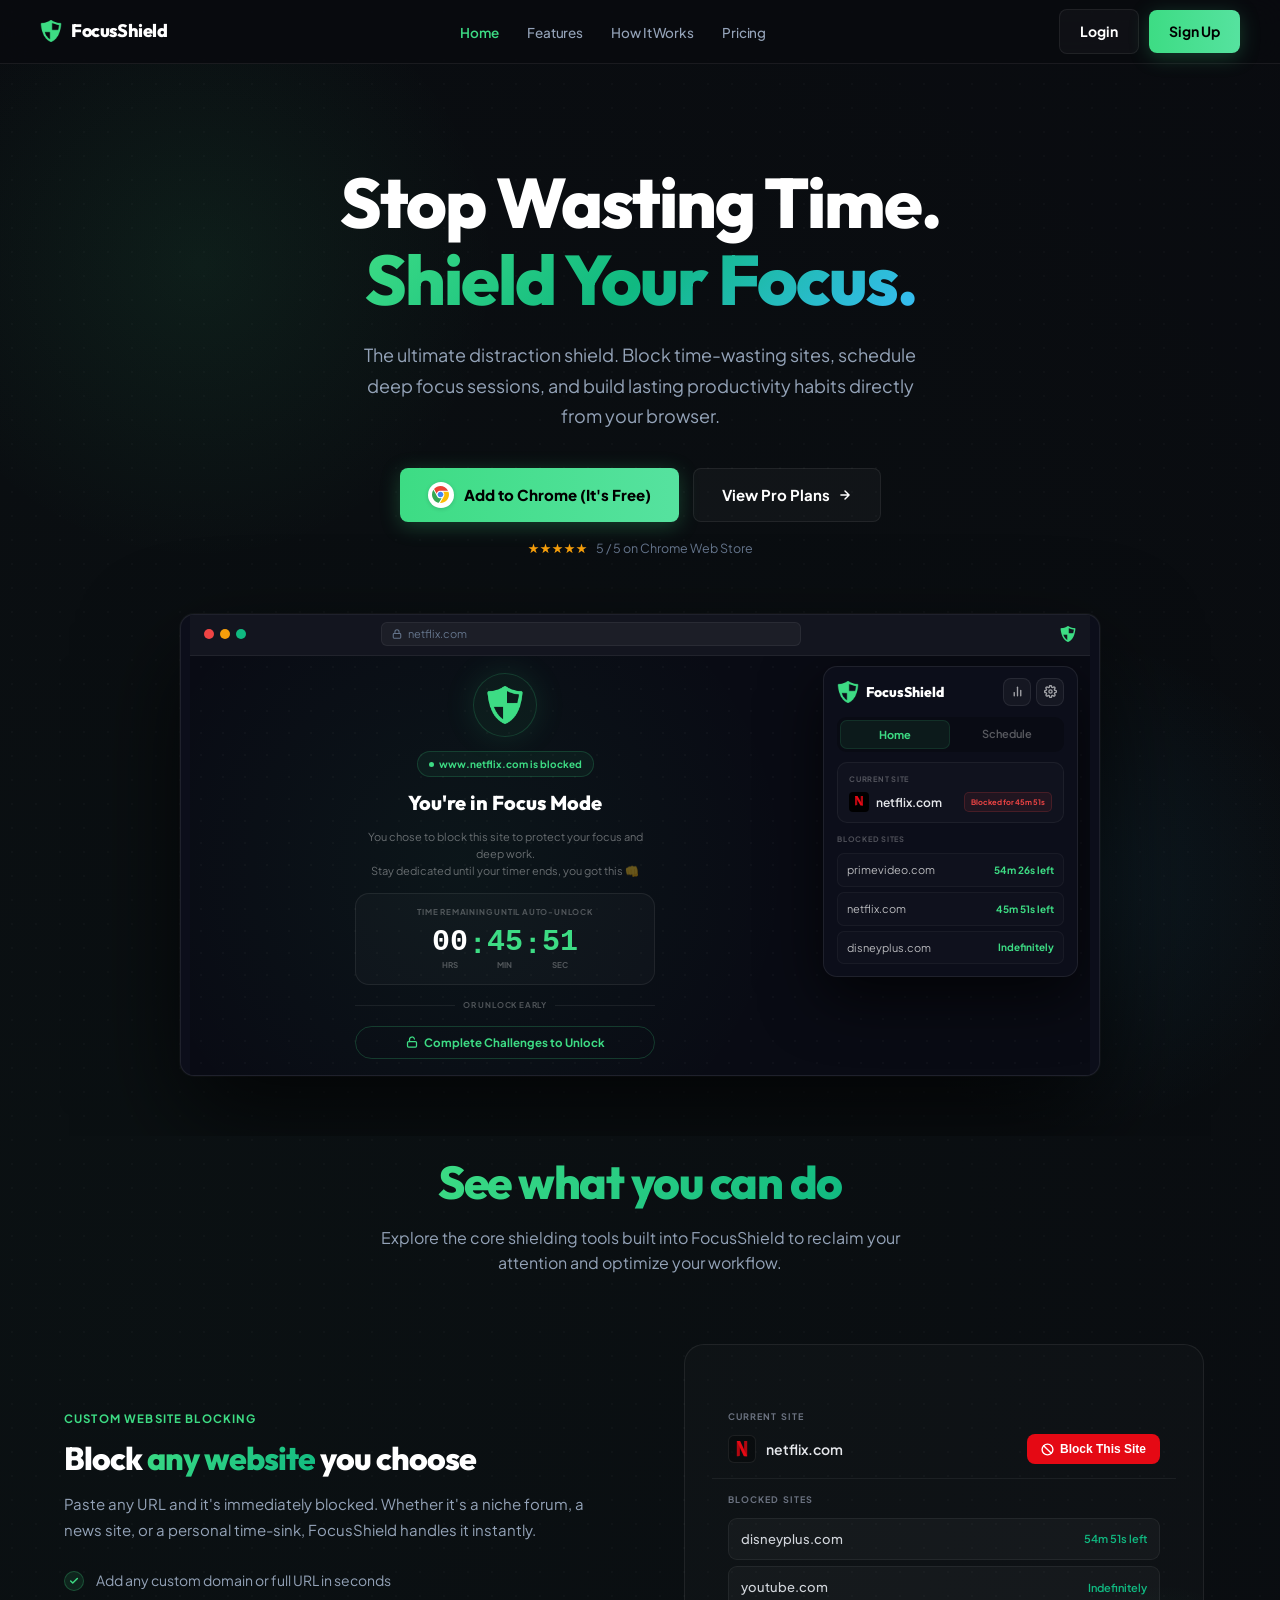
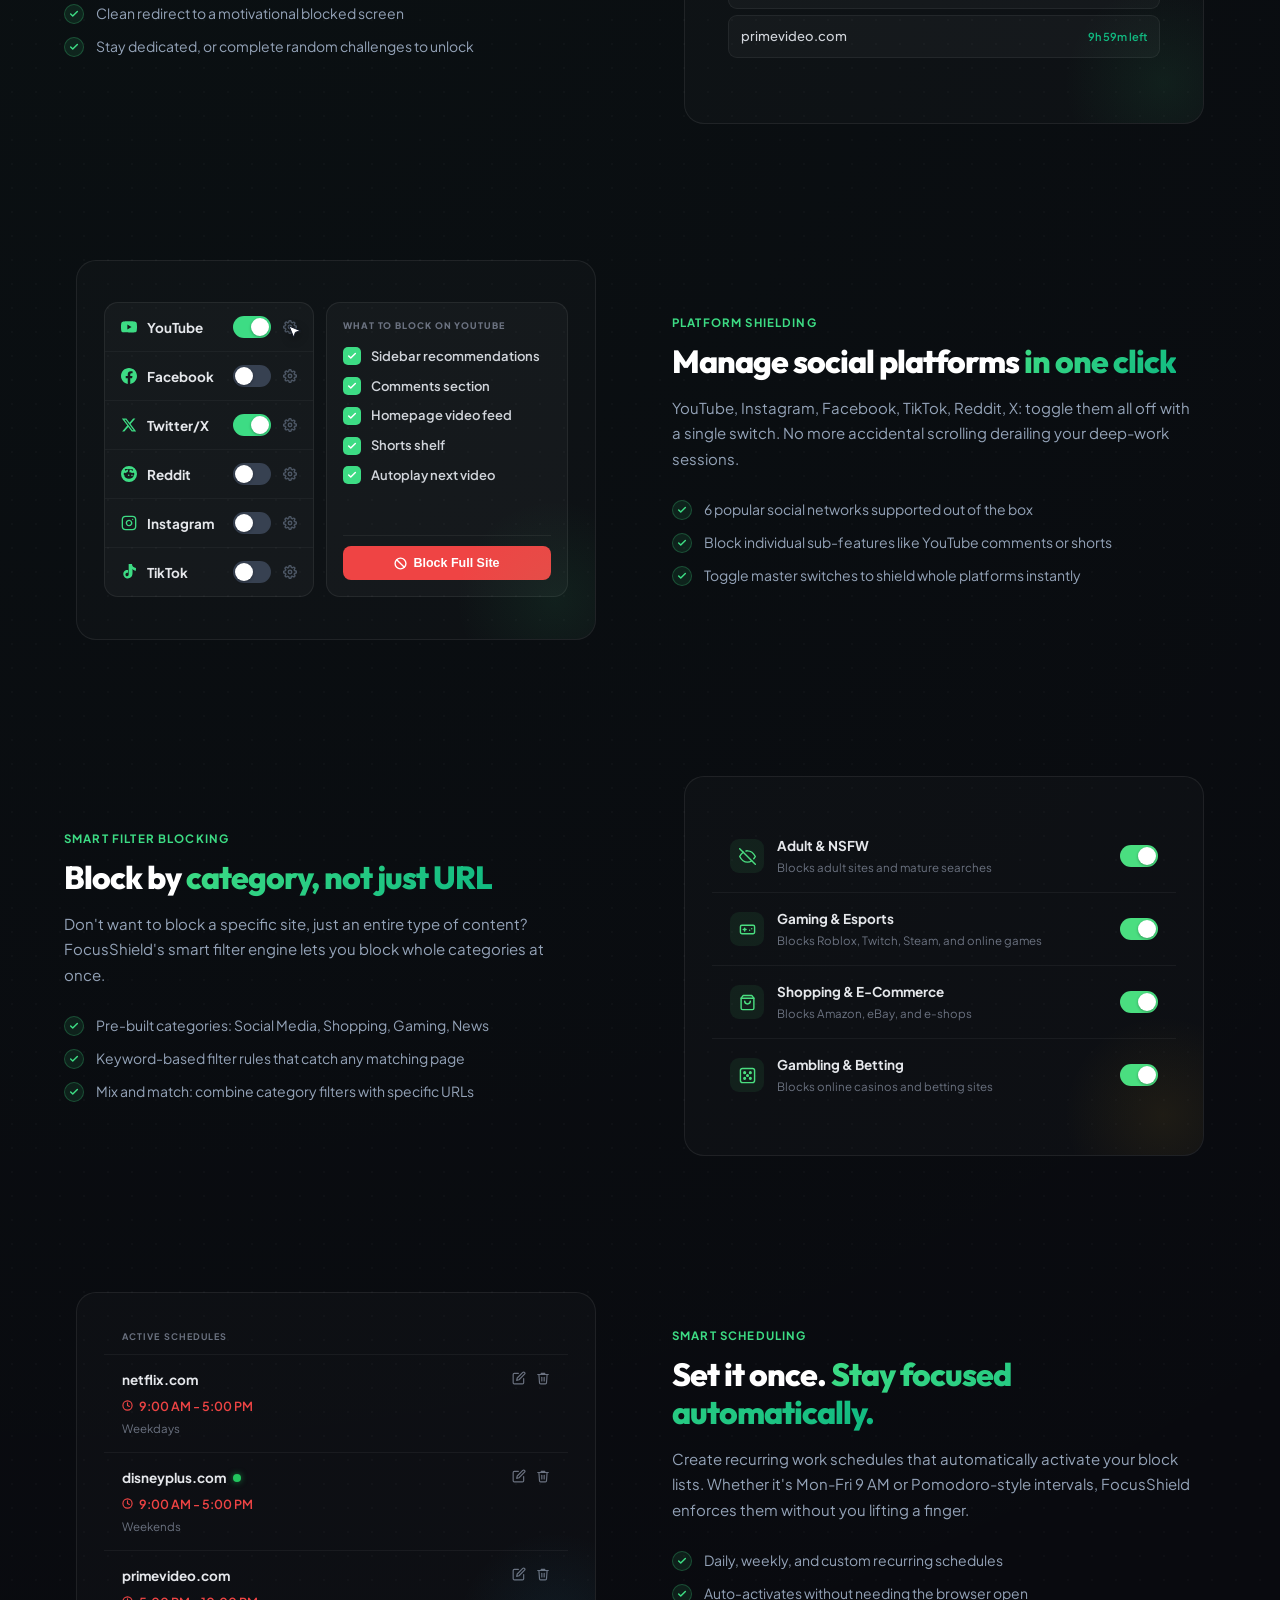
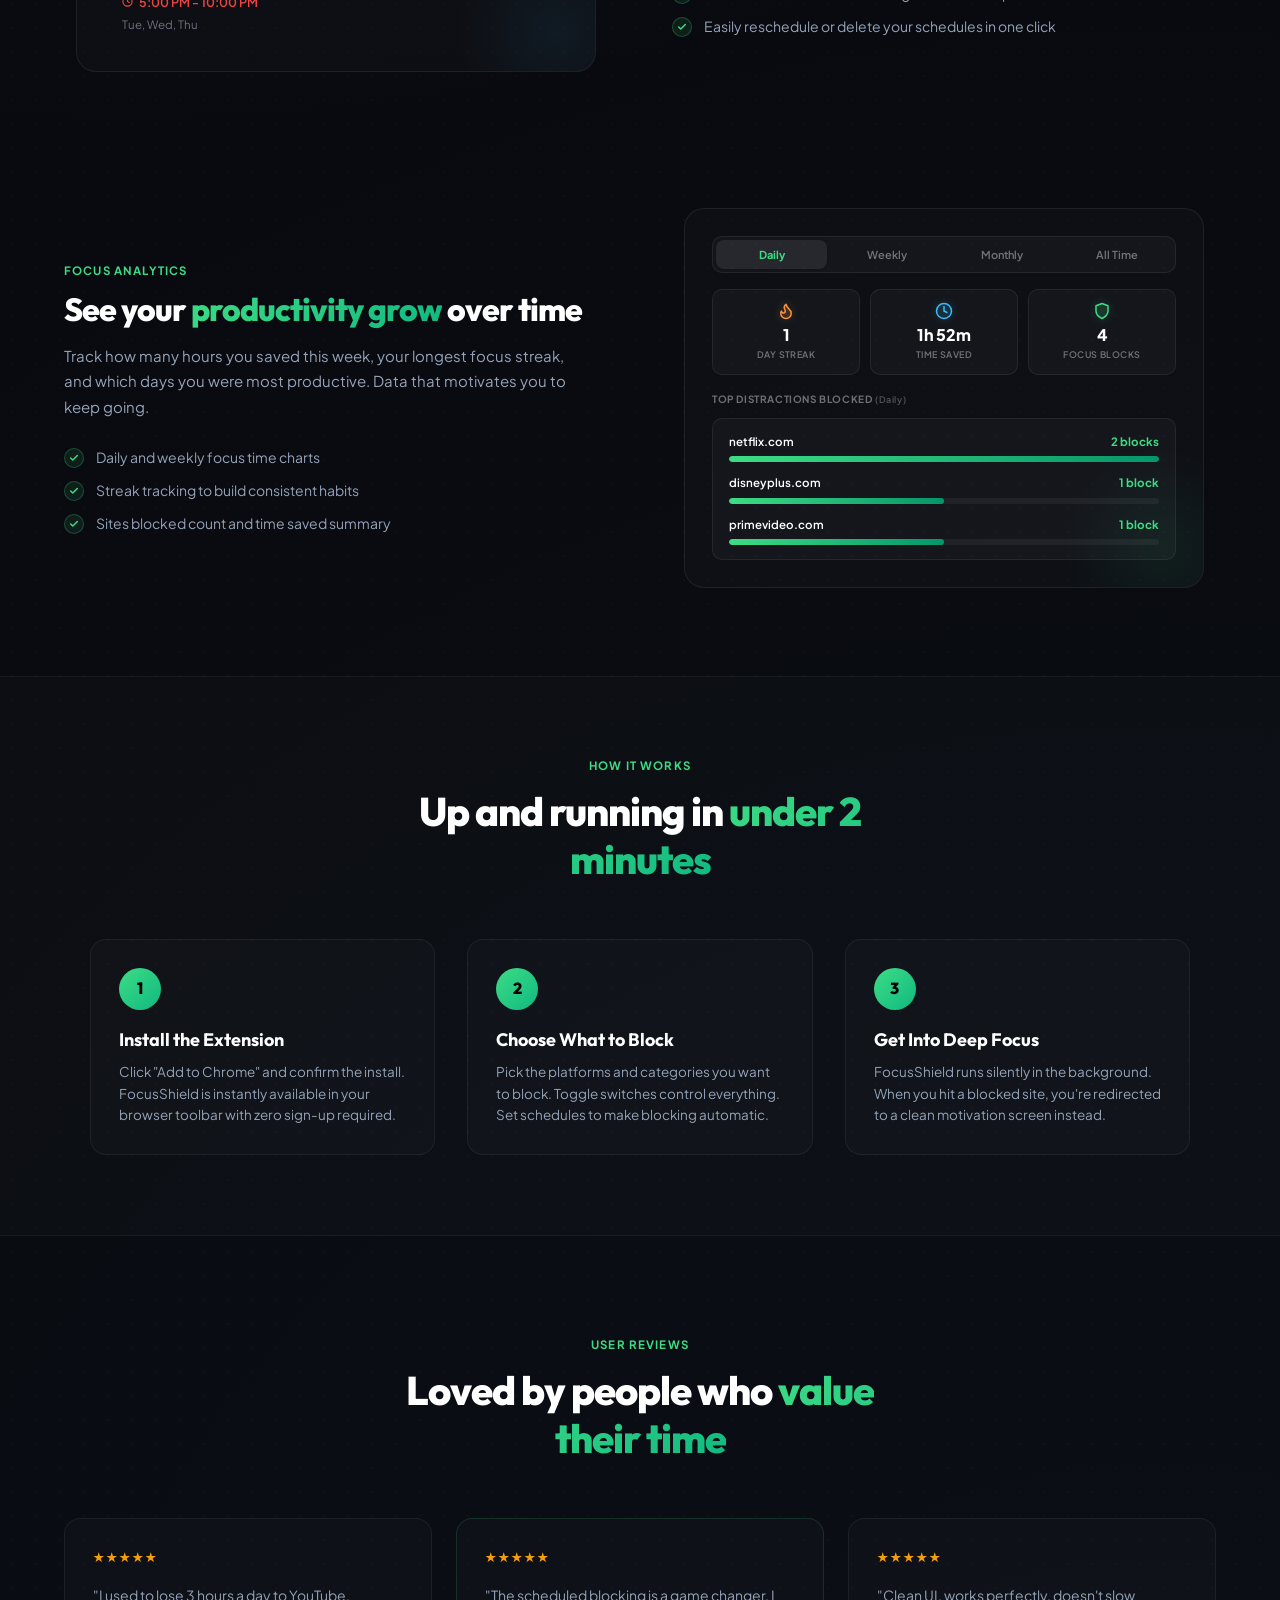
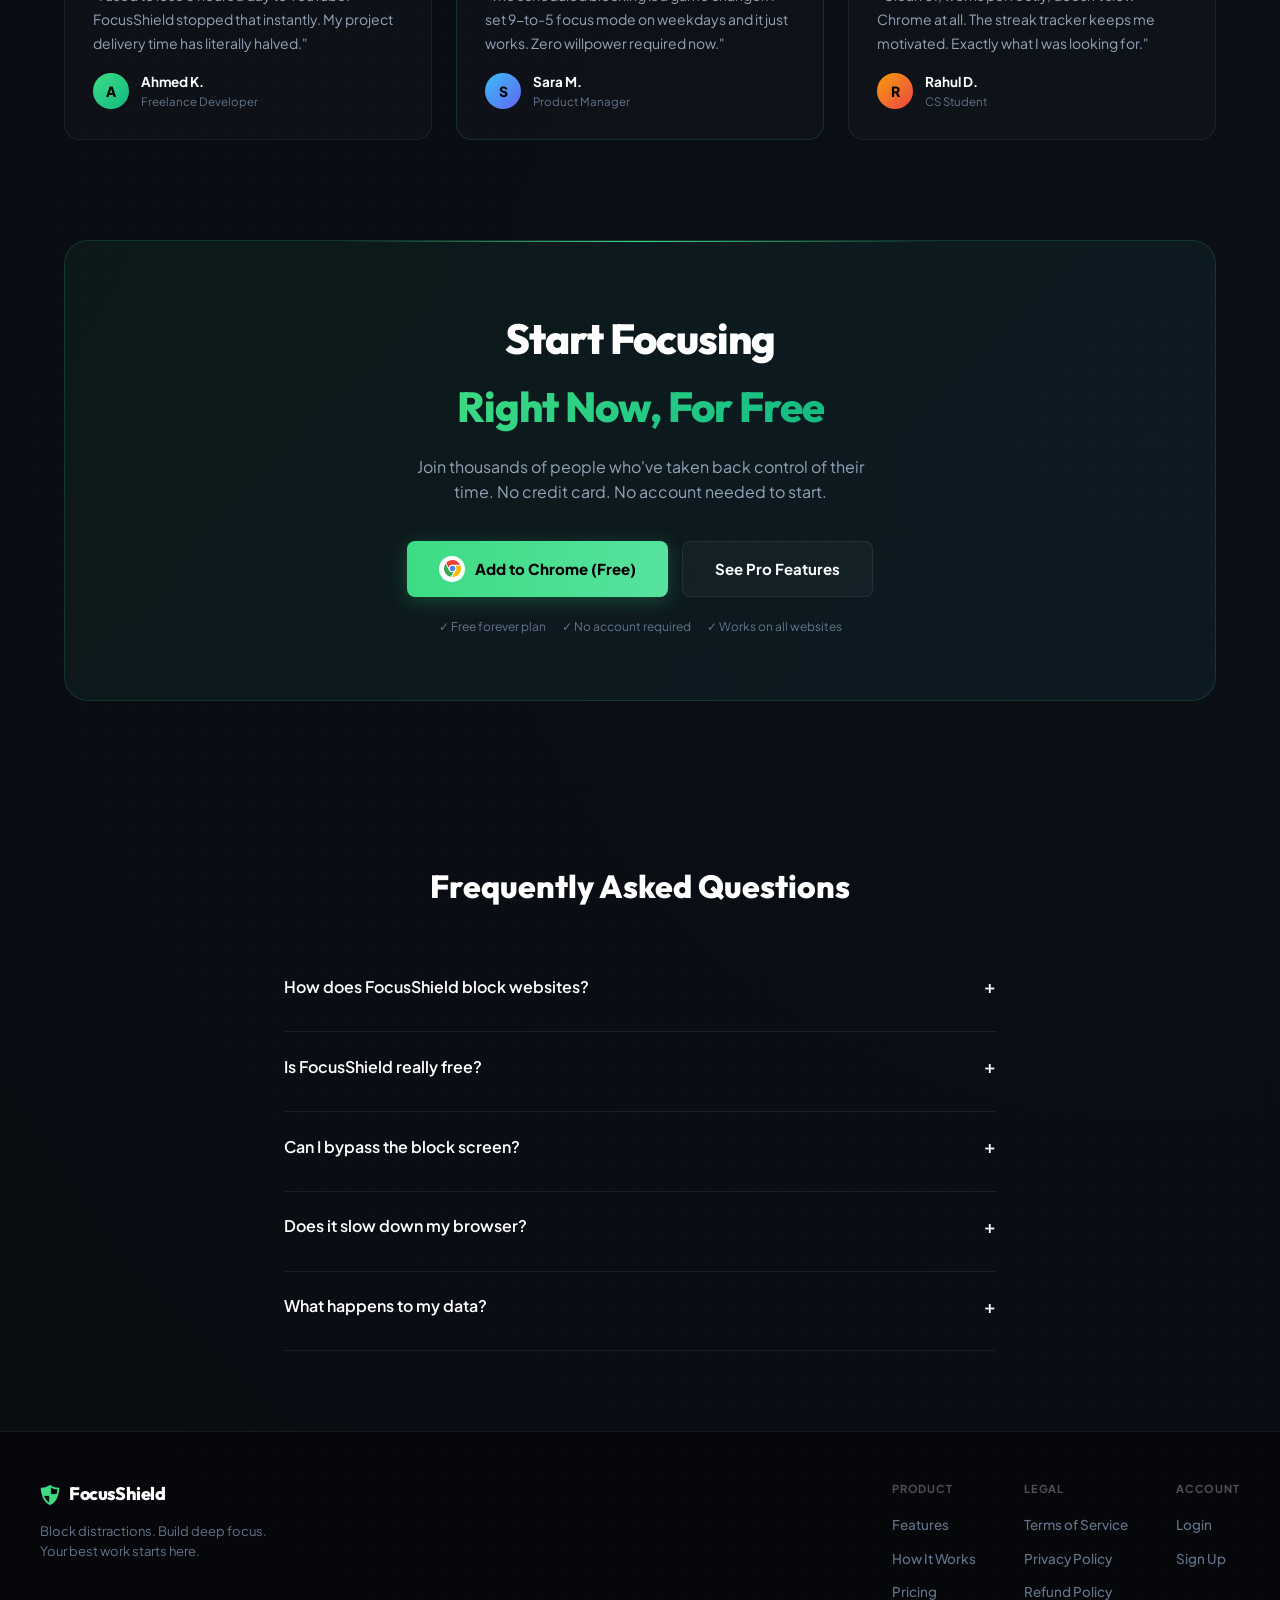
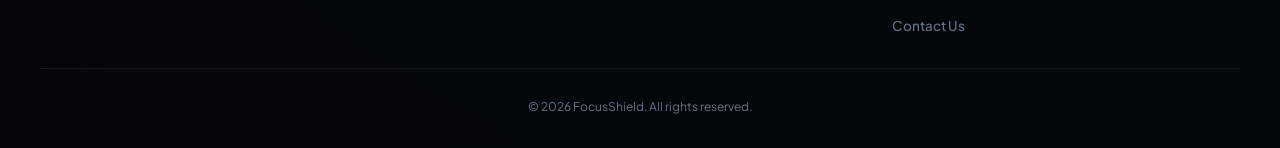
<file: website/index.html>
<!DOCTYPE html>
<html lang="en">
<head>
  <meta charset="UTF-8">
  <meta name="viewport" content="width=device-width, initial-scale=1.0">
  <title>FocusShield: Block Distractions & Reclaim Deep Focus</title>
  <meta name="description" content="FocusShield is a powerful Chrome extension that blocks social media, sets automated focus schedules, and tracks your productivity streaks. Get more done, every day.">
  <link rel="icon" type="image/png" sizes="16x16" href="icons/icon16.png">
  <link rel="icon" type="image/png" sizes="48x48" href="icons/icon48.png">
  <link rel="stylesheet" href="styles.css?v=1.6">
  <style>
    /* â”€â”€â”€ Landing Page Exclusive Styles â”€â”€â”€â”€â”€â”€â”€â”€â”€â”€â”€â”€â”€â”€â”€â”€â”€â”€â”€â”€ */

    /* Hero gradient glow orbs */
    .hero-glow-green {
      position: absolute;
      width: 600px;
      height: 600px;
      border-radius: 50%;
      background: radial-gradient(circle, rgba(61,220,132,0.08) 0%, transparent 70%);
      top: -100px; left: -100px;
      pointer-events: none;
      z-index: 0;
    }
    .hero-glow-blue {
      position: absolute;
      width: 500px;
      height: 500px;
      border-radius: 50%;
      background: radial-gradient(circle, rgba(56,189,248,0.07) 0%, transparent 70%);
      bottom: 0; right: -50px;
      pointer-events: none;
      z-index: 0;
    }
    .hero-inner {
      position: relative;
      z-index: 1;
    }

    /* Hero announcement badge */
    .hero-eyebrow {
      display: inline-flex;
      align-items: center;
      gap: 8px;
      padding: 6px 14px 6px 8px;
      background: rgba(61,220,132,0.06);
      border: 1px solid rgba(61,220,132,0.18);
      border-radius: 100px;
      font-size: 12.5px;
      font-weight: 600;
      color: var(--accent);
      margin-bottom: 28px;
      letter-spacing: 0.01em;
    }
    .hero-eyebrow-dot {
      width: 6px; height: 6px;
      border-radius: 50%;
      background: var(--accent);
      box-shadow: 0 0 8px var(--accent);
      animation: pulse-dot 2s infinite;
    }
    @keyframes pulse-dot {
      0%, 100% { opacity: 1; transform: scale(1); }
      50% { opacity: 0.6; transform: scale(0.8); }
    }

    /* Hero buttons row */
    .hero-cta-row {
      display: flex;
      gap: 14px;
      justify-content: center;
      align-items: center;
      flex-wrap: wrap;
      margin-bottom: 16px;
    }
    .hero-social-proof {
      display: flex;
      align-items: center;
      gap: 8px;
      justify-content: center;
      font-size: 12.5px;
      color: var(--text-muted);
      margin-bottom: 56px;
    }
    .hero-social-proof .stars { color: #f59e0b; letter-spacing: 1px; }
    .hero-social-proof .divider { color: rgba(255,255,255,0.12); }

    /* Browser frame mockup */
    .browser-frame {
      max-width: 920px;
      width: 100%;
      margin: 0 auto 60px;
      background: #0c0e1a;
      border: 1px solid rgba(255,255,255,0.08);
      border-radius: 14px;
      overflow: hidden;
      box-shadow: 0 40px 100px rgba(0,0,0,0.7), 0 0 0 1px rgba(255,255,255,0.04);
      display: flex;
      justify-content: center;
      align-items: center;
      height: 462px;
    }
    .browser-frame-scaler {
      width: 900px;
      flex-shrink: 0;
      transform-origin: center center;
    }
    .browser-bar {
      height: 42px;
      background: #13151f;
      border-bottom: 1px solid rgba(255,255,255,0.06);
      display: flex;
      align-items: center;
      padding: 0 14px;
      gap: 10px;
    }
    .browser-dots { display: flex; gap: 6px; }
    .browser-dot {
      width: 10px; height: 10px;
      border-radius: 50%;
    }
    .browser-url {
      flex: 1;
      height: 24px;
      background: rgba(255,255,255,0.04);
      border: 1px solid rgba(255,255,255,0.06);
      border-radius: 6px;
      display: flex;
      align-items: center;
      padding: 0 10px;
      font-size: 11px;
      color: var(--text-muted);
      max-width: 420px;
      margin: 0 auto;
      gap: 6px;
    }
    .browser-ext {
      display: flex;
      align-items: center;
      gap: 6px;
    }
    .browser-content {
      height: 420px;
      background: #090b14;
      background-image:
        radial-gradient(rgba(255,255,255,0.025) 1px, transparent 1px),
        radial-gradient(circle at 30% 50%, rgba(61,220,132,0.05) 0%, transparent 50%);
      background-size: 22px 22px, 100% 100%;
      display: flex;
      align-items: center;
      justify-content: flex-start;
      position: relative;
      overflow: hidden;
    }

    /* Blocked page in mockup */
    .blocked-page {
      text-align: center;
      max-width: 340px;
      padding: 32px;
      background: rgba(255,255,255,0.02);
      border: 1px solid rgba(255,255,255,0.06);
      border-radius: 16px;
      backdrop-filter: blur(8px);
      margin-right: 300px;
    }
    .blocked-icon {
      width: 52px; height: 52px;
      border-radius: 50%;
      background: rgba(239,68,68,0.08);
      border: 1px solid rgba(239,68,68,0.2);
      display: flex; align-items: center; justify-content: center;
      margin: 0 auto 16px;
    }
    .blocked-page h3 {
      font-family: var(--font-headings);
      font-size: 17px;
      font-weight: 800;
      margin-bottom: 8px;
    }
    .blocked-page p {
      font-size: 12px;
      color: var(--text-muted);
      margin-bottom: 16px;
      line-height: 1.6;
    }
    .blocked-badge {
      display: inline-block;
      font-size: 10px;
      font-weight: 700;
      color: var(--accent);
      text-transform: uppercase;
      background: rgba(61,220,132,0.08);
      border: 1px solid rgba(61,220,132,0.2);
      padding: 4px 10px;
      border-radius: 6px;
      letter-spacing: 0.08em;
    }

    /* Extension popup mockup */
    .popup-mockup {
      position: absolute;
      top: 12px;
      right: 14px;
      width: 270px;
      background: #0d0f1c;
      border: 1px solid rgba(255,255,255,0.1);
      border-radius: 14px;
      box-shadow: 0 24px 60px rgba(0,0,0,0.6);
      font-size: 12.5px;
      overflow: hidden;
    }
    .popup-head {
      display: flex; align-items: center; justify-content: space-between;
      padding: 12px 14px;
      border-bottom: 1px solid rgba(255,255,255,0.05);
    }
    .popup-title {
      display: flex; align-items: center; gap: 7px;
      font-family: var(--font-headings);
      font-weight: 800;
      font-size: 13.5px;
    }
    .popup-status-row {
      padding: 10px 14px;
      border-bottom: 1px solid rgba(255,255,255,0.04);
      display: flex; align-items: center; justify-content: space-between;
    }
    .status-active {
      display: flex; align-items: center; gap: 6px;
      font-weight: 700; font-size: 12px; color: var(--accent);
    }
    .status-dot {
      width: 7px; height: 7px; border-radius: 50%;
      background: var(--accent);
      box-shadow: 0 0 6px var(--accent);
    }
    .mock-tabs {
      display: flex;
      border-bottom: 1px solid rgba(255,255,255,0.05);
      background: rgba(0,0,0,0.2);
    }
    .mock-tab {
      flex: 1; text-align: center;
      padding: 8px;
      font-size: 10.5px;
      font-weight: 700;
      color: var(--text-muted);
      cursor: pointer;
      border: none;
      background: transparent;
      border-bottom: 2px solid transparent;
      transition: all 0.2s;
    }
    .mock-tab.active { color: var(--accent); border-bottom-color: var(--accent); }
    .mock-body { padding: 10px 12px; }
    .mock-row {
      display: flex; align-items: center; justify-content: space-between;
      padding: 7px 10px;
      background: rgba(255,255,255,0.02);
      border: 1px solid rgba(255,255,255,0.04);
      border-radius: 8px;
      margin-bottom: 5px;
      font-size: 12px;
      font-weight: 600;
    }

    /* Toggle switch mini */
    .mini-toggle {
      width: 28px; height: 15px;
      background: var(--accent);
      border-radius: 100px;
      position: relative;
      flex-shrink: 0;
    }
    .mini-toggle::after {
      content: '';
      position: absolute;
      width: 11px; height: 11px;
      background: #000;
      border-radius: 50%;
      top: 2px; right: 2px;
    }
    .mini-toggle.off { background: rgba(255,255,255,0.12); }
    .mini-toggle.off::after { right: auto; left: 2px; background: rgba(255,255,255,0.5); }

    /* â”€â”€â”€ Social Proof Strip â”€â”€â”€â”€â”€â”€â”€â”€â”€â”€â”€â”€â”€â”€â”€â”€â”€â”€â”€â”€â”€â”€â”€â”€â”€â”€â”€â”€â”€â”€â”€â”€ */
    .proof-strip {
      background: rgba(255,255,255,0.015);
      border-top: 1px solid rgba(255,255,255,0.05);
      border-bottom: 1px solid rgba(255,255,255,0.05);
      padding: 22px 24px;
    }
    .proof-strip-inner {
      max-width: 1100px;
      margin: 0 auto;
      display: flex;
      justify-content: center;
      align-items: center;
      gap: 48px;
      flex-wrap: wrap;
    }
    .proof-stat {
      display: flex;
      flex-direction: column;
      align-items: center;
      gap: 2px;
    }
    .proof-stat-num {
      font-family: var(--font-headings);
      font-size: 22px;
      font-weight: 800;
      color: var(--text);
    }
    .proof-stat-num span { color: var(--accent); }
    .proof-stat-label {
      font-size: 11.5px;
      color: var(--text-muted);
      font-weight: 500;
    }
    .proof-divider {
      width: 1px;
      height: 36px;
      background: rgba(255,255,255,0.07);
    }

    /* â”€â”€â”€ Features Section â”€â”€â”€â”€â”€â”€â”€â”€â”€â”€â”€â”€â”€â”€â”€â”€â”€â”€â”€â”€â”€â”€â”€â”€â”€â”€â”€â”€â”€â”€â”€â”€â”€â”€ */
    .section {
      padding: 48px 24px;
      max-width: 1200px;
      margin: 0 auto;
    }
    .section-eyebrow {
      font-size: 11.5px;
      font-weight: 700;
      text-transform: uppercase;
      letter-spacing: 0.1em;
      color: var(--accent);
      margin-bottom: 12px;
    }
    .section-title {
      font-family: var(--font-headings);
      font-size: 40px;
      font-weight: 800;
      letter-spacing: -1px;
      line-height: 1.2;
      margin-bottom: 16px;
      max-width: 580px;
    }
    .section-title span {
      background: linear-gradient(135deg, var(--accent), #10b981);
      -webkit-background-clip: text;
      -webkit-text-fill-color: transparent;
    }
    .section-sub {
      font-size: 16px;
      color: var(--text-secondary);
      max-width: 520px;
      line-height: 1.7;
    }

    /* Feature two-col layout */
    .feature-row {
      display: grid;
      grid-template-columns: 1fr 1fr;
      gap: 64px;
      align-items: center;
      margin-bottom: 40px;
    }
    .feature-row.flip { direction: rtl; }
    .feature-row.flip > * { direction: ltr; }
    .feature-text {}
    .feature-text .section-eyebrow { margin-bottom: 10px; }
    .feature-text .section-title { font-size: 32px; margin-bottom: 14px; }
    .feature-text .section-sub { font-size: 15px; margin-bottom: 28px; }
    .feature-list {
      list-style: none;
      display: flex;
      flex-direction: column;
      gap: 12px;
    }
    .feature-list li {
      display: flex;
      align-items: flex-start;
      gap: 12px;
      font-size: 14px;
      color: var(--text-secondary);
      line-height: 1.5;
    }
    .feature-list li .check {
      width: 20px; height: 20px;
      border-radius: 50%;
      background: rgba(61,220,132,0.1);
      border: 1px solid rgba(61,220,132,0.25);
      display: flex; align-items: center; justify-content: center;
      flex-shrink: 0;
      margin-top: 1px;
    }
    .feature-list li .check svg { color: var(--accent); }

    /* Feature visual card */
    .feature-visual {
      background: rgba(255,255,255,0.02);
      border: 1px solid rgba(255,255,255,0.07);
      border-radius: 20px;
      padding: 28px;
      position: relative;
      overflow: hidden;
      display: flex;
      justify-content: center;
      align-items: center;
      height: 380px;
      width: 100%;
      margin: 0 auto;
    }
    .visual-standard-col {
      max-width: 440px;
    }
    .visual-standard-col .feature-visual-scaler {
      width: 384px;
    }
    .visual-narrow-col {
      max-width: 360px;
    }
    .visual-narrow-col .feature-visual-scaler {
      width: 304px;
    }
    .visual-double-col {
      max-width: 520px;
    }
    .visual-double-col .feature-visual-scaler {
      width: 464px;
    }
    .feature-visual-scaler {
      flex-shrink: 0;
      transform-origin: center center;
    }

    .feature-visual-glow {
      position: absolute;
      bottom: -60px; right: -60px;
      width: 200px; height: 200px;
      border-radius: 50%;
      background: radial-gradient(circle, rgba(61,220,132,0.07) 0%, transparent 70%);
      pointer-events: none;
    }

    /* Platform block cards */
    .platform-grid {
      display: grid;
      grid-template-columns: repeat(3, 1fr);
      gap: 10px;
    }
    .platform-chip {
      display: flex;
      align-items: center;
      gap: 8px;
      padding: 10px 12px;
      background: rgba(255,255,255,0.03);
      border: 1px solid rgba(255,255,255,0.06);
      border-radius: 10px;
      font-size: 12.5px;
      font-weight: 600;
    }
    .platform-chip-icon {
      width: 22px; height: 22px;
      border-radius: 6px;
      display: flex; align-items: center; justify-content: center;
      flex-shrink: 0;
      font-size: 13px;
    }
    .platform-chip .mini-toggle { margin-left: auto; }

    /* Schedule visual */
    .schedule-visual { display: flex; flex-direction: column; gap: 10px; }
    .schedule-block {
      display: flex;
      align-items: center;
      gap: 12px;
      padding: 12px 14px;
      background: rgba(255,255,255,0.025);
      border: 1px solid rgba(255,255,255,0.06);
      border-radius: 10px;
      font-size: 12.5px;
    }
    .schedule-time {
      font-family: var(--font-headings);
      font-weight: 700;
      font-size: 13px;
      color: var(--text);
      min-width: 90px;
    }
    .schedule-label {
      flex: 1;
      color: var(--text-secondary);
    }
    .schedule-active-pill {
      font-size: 10px;
      font-weight: 700;
      padding: 3px 8px;
      border-radius: 100px;
      letter-spacing: 0.05em;
    }
    .pill-green { background: rgba(61,220,132,0.1); color: var(--accent); border: 1px solid rgba(61,220,132,0.2); }
    .pill-gray { background: rgba(255,255,255,0.05); color: var(--text-muted); border: 1px solid rgba(255,255,255,0.08); }

    /* Stats / analytics visual */
    .analytics-visual { }
    .analytics-bar-group {
      display: flex;
      flex-direction: column;
      gap: 10px;
      margin-bottom: 16px;
    }
    .analytics-bar-row {
      display: flex;
      align-items: center;
      gap: 10px;
      font-size: 11.5px;
    }
    .analytics-bar-label { width: 60px; color: var(--text-muted); }
    .analytics-bar-track {
      flex: 1;
      height: 8px;
      background: rgba(255,255,255,0.05);
      border-radius: 100px;
      overflow: hidden;
    }
    .analytics-bar-fill {
      height: 100%;
      border-radius: 100px;
      background: linear-gradient(90deg, var(--accent), #10b981);
    }
    .analytics-bar-val { width: 32px; color: var(--text-secondary); text-align: right; font-weight: 600; }
    .analytics-streak {
      display: flex;
      gap: 6px;
      align-items: center;
      padding: 12px 14px;
      background: rgba(61,220,132,0.04);
      border: 1px solid rgba(61,220,132,0.12);
      border-radius: 10px;
    }
    .streak-num {
      font-family: var(--font-headings);
      font-size: 28px;
      font-weight: 800;
      color: var(--accent);
    }
    .streak-label { font-size: 12px; color: var(--text-secondary); line-height: 1.4; }

    /* â”€â”€â”€ How it works â”€â”€â”€â”€â”€â”€â”€â”€â”€â”€â”€â”€â”€â”€â”€â”€â”€â”€â”€â”€â”€â”€â”€â”€â”€â”€â”€â”€â”€â”€â”€â”€â”€â”€â”€â”€â”€â”€ */
    .how-section {
      padding: 80px 24px;
      background: rgba(255,255,255,0.012);
      border-top: 1px solid rgba(255,255,255,0.05);
      border-bottom: 1px solid rgba(255,255,255,0.05);
    }
    .how-inner {
      max-width: 1100px;
      margin: 0 auto;
    }
    .how-steps {
      display: grid;
      grid-template-columns: repeat(3, 1fr);
      gap: 32px;
      margin-top: 56px;
      position: relative;
    }
    .how-step {
      display: flex;
      flex-direction: column;
      align-items: flex-start;
      gap: 16px;
      padding: 28px;
      background: rgba(255,255,255,0.02);
      border: 1px solid rgba(255,255,255,0.06);
      border-radius: 16px;
      position: relative;
      transition: var(--transition);
    }
    .how-step:hover {
      background: rgba(255,255,255,0.035);
      border-color: rgba(255,255,255,0.1);
      transform: translateY(-4px);
    }
    .how-step-num {
      width: 42px; height: 42px;
      border-radius: 50%;
      background: linear-gradient(135deg, var(--accent), #10b981);
      color: #000;
      font-family: var(--font-headings);
      font-size: 16px;
      font-weight: 800;
      display: flex; align-items: center; justify-content: center;
      flex-shrink: 0;
    }
    .how-step h4 {
      font-family: var(--font-headings);
      font-size: 18px;
      font-weight: 700;
      margin-bottom: 6px;
    }
    .how-step p { font-size: 13.5px; color: var(--text-secondary); line-height: 1.6; }

    /* â”€â”€â”€ Testimonials â”€â”€â”€â”€â”€â”€â”€â”€â”€â”€â”€â”€â”€â”€â”€â”€â”€â”€â”€â”€â”€â”€â”€â”€â”€â”€â”€â”€â”€â”€â”€â”€â”€â”€â”€â”€â”€â”€ */
    .testimonials-section {
      padding: 100px 24px;
      max-width: 1200px;
      margin: 0 auto;
    }
    .testimonials-grid {
      display: grid;
      grid-template-columns: repeat(3, 1fr);
      gap: 24px;
      margin-top: 56px;
    }
    .testimonial-card {
      background: rgba(255,255,255,0.02);
      border: 1px solid rgba(255,255,255,0.06);
      border-radius: 16px;
      padding: 28px;
      display: flex;
      flex-direction: column;
      gap: 16px;
      transition: var(--transition);
    }
    .testimonial-card:hover {
      background: rgba(255,255,255,0.035);
      border-color: rgba(255,255,255,0.1);
    }
    .testimonial-stars { color: #f59e0b; font-size: 13px; letter-spacing: 2px; }
    .testimonial-text {
      font-size: 14px;
      color: var(--text-secondary);
      line-height: 1.7;
      flex: 1;
    }
    .testimonial-author {
      display: flex;
      align-items: center;
      gap: 12px;
    }
    .testimonial-avatar {
      width: 36px; height: 36px;
      border-radius: 50%;
      display: flex; align-items: center; justify-content: center;
      font-weight: 800; font-size: 14px;
      color: #000;
      flex-shrink: 0;
    }
    .testimonial-name { font-size: 13.5px; font-weight: 700; }
    .testimonial-role { font-size: 11.5px; color: var(--text-muted); }

    /* â”€â”€â”€ Final CTA Banner â”€â”€â”€â”€â”€â”€â”€â”€â”€â”€â”€â”€â”€â”€â”€â”€â”€â”€â”€â”€â”€â”€â”€â”€â”€â”€â”€â”€â”€â”€â”€â”€â”€â”€ */
    .cta-banner {
      margin: 0 24px 80px;
      max-width: 1152px;
      margin-left: auto;
      margin-right: auto;
      background: linear-gradient(135deg, rgba(61,220,132,0.06) 0%, rgba(56,189,248,0.06) 100%);
      border: 1px solid rgba(61,220,132,0.15);
      border-radius: 24px;
      padding: 64px 48px;
      text-align: center;
      position: relative;
      overflow: hidden;
    }
    .cta-banner::before {
      content: '';
      position: absolute;
      top: 0; left: 50%; transform: translateX(-50%);
      width: 600px; height: 1px;
      background: linear-gradient(90deg, transparent, var(--accent), transparent);
    }
    .cta-banner h2 {
      font-family: var(--font-headings);
      font-size: 42px;
      font-weight: 800;
      letter-spacing: -1px;
      margin-bottom: 14px;
    }
    .cta-banner h2 span {
      background: linear-gradient(135deg, var(--accent), #10b981);
      -webkit-background-clip: text;
      -webkit-text-fill-color: transparent;
    }
    .cta-banner p {
      font-size: 16px;
      color: var(--text-secondary);
      margin-bottom: 36px;
      max-width: 480px;
      margin-left: auto;
      margin-right: auto;
    }

    /* â”€â”€â”€ FAQ â”€â”€â”€â”€â”€â”€â”€â”€â”€â”€â”€â”€â”€â”€â”€â”€â”€â”€â”€â”€â”€â”€â”€â”€â”€â”€â”€â”€â”€â”€â”€â”€â”€â”€â”€â”€â”€â”€â”€â”€â”€â”€â”€â”€â”€â”€â”€ */
    .faq-section {
      padding: 80px 24px;
      max-width: 760px;
      margin: 0 auto;
    }

    /* Responsive overrides */
    @media (max-width: 920px) {
      .browser-frame-scaler { transform: scale(0.8); }
      .browser-frame { height: 370px; }
    }
    @media (max-width: 768px) {
      .browser-frame-scaler { transform: scale(0.65); }
      .browser-frame { height: 300px; margin-bottom: 30px; }
    }
    @media (max-width: 600px) {
      .browser-frame-scaler { transform: scale(0.5); }
      .browser-frame { height: 231px; }
      .hero-cta-row { flex-direction: column; align-items: center; }
    }
    @media (max-width: 485px) {
      .browser-frame-scaler { transform: scale(0.38); }
      .browser-frame { height: 175px; }
      
      .visual-standard-col .feature-visual-scaler { transform: scale(0.85); }
      .visual-standard-col { height: 323px; padding: 16px; }
      
      .visual-narrow-col .feature-visual-scaler { transform: scale(0.85); }
      .visual-narrow-col { height: 323px; padding: 16px; }
      
      .visual-double-col .feature-visual-scaler { transform: scale(0.68); }
      .visual-double-col { height: 323px; padding: 16px; }
    }
    @media (max-width: 400px) {
      .browser-frame-scaler { transform: scale(0.32); }
      .browser-frame { height: 148px; }
      
      .visual-standard-col .feature-visual-scaler { transform: scale(0.72); }
      .visual-standard-col { height: 273px; padding: 12px; }
      
      .visual-narrow-col .feature-visual-scaler { transform: scale(0.72); }
      .visual-narrow-col { height: 273px; padding: 12px; }
      
      .visual-double-col .feature-visual-scaler { transform: scale(0.58); }
      .visual-double-col { height: 273px; padding: 12px; }
    }
    @media (max-width: 350px) {
      .browser-frame-scaler { transform: scale(0.28); }
      .browser-frame { height: 130px; }
      
      .visual-standard-col .feature-visual-scaler { transform: scale(0.62); }
      .visual-standard-col { height: 235px; padding: 8px; }
      
      .visual-narrow-col .feature-visual-scaler { transform: scale(0.62); }
      .visual-narrow-col { height: 235px; padding: 8px; }
      
      .visual-double-col .feature-visual-scaler { transform: scale(0.5); }
      .visual-double-col { height: 235px; padding: 8px; }
    }

    @media (max-width: 900px) {
      /* Stack feature cards to single column on mobile */
      .feature-row,
      .feature-row.flip {
        display: flex !important;
        flex-direction: column !important;
        direction: ltr !important;
        gap: 40px !important;
        width: 100% !important;
        box-sizing: border-box !important;
      }
      .feature-row > *,
      .feature-row.flip > * {
        width: 100% !important;
        direction: ltr !important;
        text-align: left !important;
        box-sizing: border-box !important;
      }
      .feature-text,
      .feature-text .section-eyebrow,
      .feature-text .section-title,
      .feature-text .section-sub,
      .feature-text .feature-list,
      .feature-text .feature-list li { direction: ltr !important; text-align: left !important; }
      .feature-text .section-sub { max-width: 100% !important; }
      .feature-visual,
      .visual-double-col,
      .visual-standard-col,
      .visual-narrow-col { max-width: 100% !important; width: 100% !important; margin: 0 !important; }
      .how-steps { grid-template-columns: 1fr; }
      .how-steps::before { display: none; }
      .testimonials-grid { grid-template-columns: 1fr; }
      .platform-grid { grid-template-columns: repeat(2, 1fr); }
      .section-title { font-size: 30px; }
      .cta-banner { padding: 44px 24px; margin: 0 16px 60px; }
      .cta-banner h2 { font-size: 30px; }
      .proof-strip-inner { gap: 28px; }
      .proof-divider { display: none; }
    }
  </style>
</head>
<body>

  <!-- Navigation -->
  <header class="navbar">
    <div class="nav-container">
      <a href="index.html" class="logo"><img src="icons/icon128.png" width="22" height="22" alt="FocusShield Logo"><span>FocusShield</span></a>
      <ul class="nav-links">
        <li><a href="index.html" class="active">Home</a></li>
        <li><a href="#features">Features</a></li>
        <li><a href="#how-it-works">How It Works</a></li>
        <li><a href="pricing.html">Pricing</a></li>
      </ul>
      <div class="nav-actions">
        <a href="login.html" class="nav-login">Login</a>
        <a href="signup.html" class="nav-signup">Sign Up</a>
      </div>
      <button class="nav-toggle" id="nav-toggle" aria-label="Open menu">
        <span></span><span></span><span></span>
      </button>
    </div>
  </header>
  <nav class="mobile-menu" id="mobile-menu">
    <a href="index.html">Home</a>
    <a href="#features">Features</a>
    <a href="#how-it-works">How It Works</a>
    <a href="pricing.html">Pricing</a>
    <div class="mobile-menu-divider"></div>
    <a href="login.html">Login</a>
    <a href="signup.html" class="mobile-signup">Sign Up Free</a>
  </nav>

  <!-- â•â•â• HERO SECTION â•â•â•â•â•â•â•â•â•â•â•â•â•â•â•â•â•â•â•â•â•â•â•â•â•â•â•â•â•â•â•â•â•â•â•â•â•â•â•â•â• -->
  <main>
    <div style="position: relative; overflow: hidden; padding: 100px 24px 0px;">
      <div class="hero-glow-green"></div>
      <div class="hero-glow-blue"></div>
      <div class="hero-inner" style="text-align: center; max-width: 1200px; margin: 0 auto;">



        <h1 style="font-family: var(--font-headings); font-size: clamp(42px, 6vw, 70px); font-weight: 800; letter-spacing: -2px; line-height: 1.1; margin-bottom: 22px; max-width: 860px; margin-left: auto; margin-right: auto;">
          Stop Wasting Time.<br>
          <span style="background: linear-gradient(135deg, var(--accent) 0%, #10b981 50%, var(--sky) 100%); -webkit-background-clip: text; -webkit-text-fill-color: transparent;">
            Shield Your Focus.
          </span>
        </h1>

        <p style="font-size: 18px; color: var(--text-secondary); max-width: 560px; margin: 0 auto 36px; line-height: 1.7; font-weight: 400;">
          The ultimate distraction shield. Block time-wasting sites, schedule deep focus sessions, and build lasting productivity habits directly from your browser.
        </p>

        <div class="hero-cta-row">
          <a href="https://chromewebstore.google.com/detail/koebbidnfdpdmnjkalelnedkpopdcbmo?utm_source=item-share-cb" target="_blank" rel="noopener noreferrer" class="btn btn-primary" style="padding: 14px 28px; font-size: 15px; display:inline-flex; align-items:center; gap:10px; color:#000; font-weight:800;">
            <div style="width:26px;height:26px;border-radius:50%;background:#fff;display:flex;align-items:center;justify-content:center;flex-shrink:0;box-shadow:0 1px 4px rgba(0,0,0,0.15);">
              <svg width="17" height="17" viewBox="0 0 48 48" xmlns="http://www.w3.org/2000/svg"><g fill="none" fill-rule="evenodd"><path d="M5.795 8.361C16.952-4.624 37.639-2.06 45.373 13.107c-5.444.002-13.97-.002-18.586 0-3.349.001-5.511-.075-7.852 1.158-2.753 1.449-4.83 4.135-5.555 7.29L5.795 8.36z" fill="#EA4335"/><path d="M16.015 24c0 4.4 3.578 7.98 7.977 7.98 4.398 0 7.976-3.58 7.976-7.98s-3.578-7.98-7.976-7.98c-4.4 0-7.977 3.58-7.977 7.98z" fill="#4285F4"/><path d="M27.088 34.446c-4.477 1.33-9.716-.145-12.586-5.099-2.19-3.782-7.978-13.864-10.609-18.45C-5.322 25.02 2.619 44.264 19.346 47.549l7.742-13.103z" fill="#34A853"/><path d="M31.401 16.018c3.73 3.468 4.542 9.084 2.016 13.439-1.903 3.28-7.977 13.531-10.92 18.495 17.234 1.062 29.797-15.828 24.122-31.934H31.401z" fill="#FBBC05"/></g></svg>
            </div>
            Add to Chrome (It's Free)
          </a>
          <a href="pricing.html" class="btn btn-secondary" style="padding: 14px 28px; font-size: 15px;">
            View Pro Plans
            <svg xmlns="http://www.w3.org/2000/svg" width="14" height="14" viewBox="0 0 24 24" fill="none" stroke="currentColor" stroke-width="2.5" stroke-linecap="round" stroke-linejoin="round"><path d="M5 12h14M12 5l7 7-7 7"/></svg>
          </a>
        </div>

        <div class="hero-social-proof">
          <span class="stars">&#9733;&#9733;&#9733;&#9733;&#9733;</span>
          <span>5 / 5 on Chrome Web Store</span>
        </div>

        <!-- Browser Mockup -->
        <div class="browser-frame">
          <div class="browser-frame-scaler">
            <div class="browser-bar">
            <div class="browser-dots">
              <div class="browser-dot" style="background:#ef4444;"></div>
              <div class="browser-dot" style="background:#f59e0b;"></div>
              <div class="browser-dot" style="background:#10b981;"></div>
            </div>
            <div class="browser-url">
              <svg xmlns="http://www.w3.org/2000/svg" width="10" height="10" viewBox="0 0 24 24" fill="none" stroke="currentColor" stroke-width="2.5" stroke-linecap="round" stroke-linejoin="round"><rect x="3" y="11" width="18" height="11" rx="2"/><path d="M7 11V7a5 5 0 0 1 10 0v4"/></svg>
              netflix.com
            </div>
            <div class="browser-ext" style="margin-left: auto;">
              <img src="icons/icon128.png" width="16" height="16" alt="FocusShield">
            </div>
          </div>
          <div class="browser-content">

            <!-- â”€â”€ Focus Mode Block Screen (fills center-left) â”€â”€ -->
            <div style="display: flex; flex-direction: column; align-items: center; gap: 14px; text-align: center; padding: 0 30px; width: calc(100% - 270px); margin-left: 0; margin-right: auto;">

              <!-- Logo with glow -->
              <div style="width: 64px; height: 64px; border-radius: 50%; background: rgba(61,220,132,0.05); border: 1.5px solid rgba(61,220,132,0.18); display: flex; align-items: center; justify-content: center; box-shadow: 0 0 32px rgba(61,220,132,0.12);">
                <img src="icons/icon128.png" width="38" height="38" alt="FocusShield" style="display: block;">
              </div>

              <!-- "netflix.com is blocked" badge -->
              <div style="display: inline-flex; align-items: center; gap: 5px; background: rgba(61,220,132,0.06); border: 1px solid rgba(61,220,132,0.18); border-radius: 100px; padding: 4px 11px; font-size: 10px; font-weight: 700; color: #3ddc84;">
                <span style="width: 5px; height: 5px; border-radius: 50%; background: #3ddc84; flex-shrink: 0;"></span>
                www.netflix.com is blocked
              </div>

              <!-- Title -->
              <h3 style="font-family: var(--font-headings); font-size: 20px; font-weight: 800; color: #fff; margin: 0; line-height: 1.15;">You're in Focus Mode</h3>

              <!-- Subtitle -->
              <p style="font-size: 11px; color: rgba(255,255,255,0.38); margin: 0; line-height: 1.55; max-width: 300px;">
                You chose to block this site to protect your focus and deep work.<br>
                Stay dedicated until your timer ends, you got this &#x1F44A;
              </p>

              <!-- Timer card -->
              <div style="background: rgba(255,255,255,0.025); border: 1px solid rgba(255,255,255,0.07); border-radius: 14px; padding: 12px 28px; width: 100%; max-width: 300px; box-sizing: border-box; text-align: center;">
                <div style="font-size: 8px; font-weight: 700; color: rgba(255,255,255,0.28); text-transform: uppercase; letter-spacing: 0.1em; margin-bottom: 8px;">Time Remaining Until Auto-Unlock</div>
                <div style="display: flex; align-items: flex-start; justify-content: center; gap: 4px;">
                  <div style="text-align: center;">
                    <div style="font-size: 30px; font-weight: 800; color: #fff; font-family: 'Courier New', monospace; line-height: 1;">00</div>
                    <div style="font-size: 8px; color: rgba(255,255,255,0.28); font-weight: 700; text-transform: uppercase; margin-top: 2px;">Hrs</div>
                  </div>
                  <div style="font-size: 28px; font-weight: 800; color: #3ddc84; line-height: 1; padding-top: 1px;">:</div>
                  <div style="text-align: center;">
                    <div style="font-size: 30px; font-weight: 800; color: #3ddc84; font-family: 'Courier New', monospace; line-height: 1;">45</div>
                    <div style="font-size: 8px; color: rgba(255,255,255,0.28); font-weight: 700; text-transform: uppercase; margin-top: 2px;">Min</div>
                  </div>
                  <div style="font-size: 28px; font-weight: 800; color: #3ddc84; line-height: 1; padding-top: 1px;">:</div>
                  <div style="text-align: center;">
                    <div style="font-size: 30px; font-weight: 800; color: #3ddc84; font-family: 'Courier New', monospace; line-height: 1;">51</div>
                    <div style="font-size: 8px; color: rgba(255,255,255,0.28); font-weight: 700; text-transform: uppercase; margin-top: 2px;">Sec</div>
                  </div>
                </div>
              </div>

              <!-- OR Unlock Early divider -->
              <div style="display: flex; align-items: center; gap: 8px; width: 100%; max-width: 300px;">
                <div style="flex: 1; height: 1px; background: rgba(255,255,255,0.07);"></div>
                <span style="font-size: 8px; font-weight: 700; color: rgba(255,255,255,0.28); text-transform: uppercase; letter-spacing: 0.1em; white-space: nowrap;">Or Unlock Early</span>
                <div style="flex: 1; height: 1px; background: rgba(255,255,255,0.07);"></div>
              </div>

              <!-- Complete Challenges button -->
              <button style="display: flex; align-items: center; justify-content: center; gap: 6px; background: transparent; border: 1.5px solid rgba(61,220,132,0.22); color: #3ddc84; border-radius: 100px; padding: 8px 18px; font-size: 11.5px; font-weight: 700; cursor: pointer; font-family: inherit; max-width: 300px; width: 100%;">
                <svg xmlns="http://www.w3.org/2000/svg" width="12" height="12" viewBox="0 0 24 24" fill="none" stroke="currentColor" stroke-width="2.5" stroke-linecap="round" stroke-linejoin="round"><rect x="3" y="11" width="18" height="11" rx="2"/><path d="M7 11V7a5 5 0 0 1 9.9-1"/></svg>
                Complete Challenges to Unlock
              </button>
            </div>

            <!-- â”€â”€ FocusShield Extension Popup (top-right corner) â”€â”€ -->
            <div style="position: absolute; top: 10px; right: 12px; width: 255px; background: #0c0e1a; border: 1px solid rgba(255,255,255,0.08); border-radius: 14px; box-shadow: 0 20px 60px rgba(0,0,0,0.7); overflow: hidden; font-family: inherit;">

              <!-- Header: matches real extension popup -->
              <div style="display: flex; align-items: center; justify-content: space-between; padding: 11px 13px 11px;">
                <!-- Logo + name -->
                <div style="display: flex; align-items: center; gap: 7px;">
                  <img src="icons/icon128.png" width="22" height="22" alt="FocusShield" style="display: block;">
                  <span style="font-size: 14px; font-weight: 800; color: #fff; font-family: var(--font-headings);">FocusShield</span>
                </div>
                <!-- Action icons -->
                <div style="display: flex; gap: 5px;">
                  <!-- Analytics icon -->
                  <div style="width: 28px; height: 28px; border-radius: 8px; background: rgba(255,255,255,0.04); border: 1px solid rgba(255,255,255,0.08); display: flex; align-items: center; justify-content: center;">
                    <svg xmlns="http://www.w3.org/2000/svg" width="13" height="13" viewBox="0 0 24 24" fill="none" stroke="rgba(255,255,255,0.6)" stroke-width="2.5" stroke-linecap="round"><line x1="18" y1="20" x2="18" y2="10"/><line x1="12" y1="20" x2="12" y2="4"/><line x1="6" y1="20" x2="6" y2="14"/></svg>
                  </div>
                  <!-- Settings / gear icon -->
                  <div style="width: 28px; height: 28px; border-radius: 8px; background: rgba(255,255,255,0.04); border: 1px solid rgba(255,255,255,0.08); display: flex; align-items: center; justify-content: center;">
                    <svg xmlns="http://www.w3.org/2000/svg" width="13" height="13" viewBox="0 0 24 24" fill="none" stroke="rgba(255,255,255,0.6)" stroke-width="2.5" stroke-linecap="round" stroke-linejoin="round"><circle cx="12" cy="12" r="3"/><path d="M19.4 15a1.65 1.65 0 0 0 .33 1.82l.06.06a2 2 0 1 1-2.83 2.83l-.06-.06a1.65 1.65 0 0 0-1.82-.33 1.65 1.65 0 0 0-1 1.51V21a2 2 0 0 1-4 0v-.09A1.65 1.65 0 0 0 9 19.4a1.65 1.65 0 0 0-1.82.33l-.06.06a2 2 0 1 1-2.83-2.83l.06-.06a1.65 1.65 0 0 0 .33-1.82 1.65 1.65 0 0 0-1.51-1H3a2 2 0 0 1 0-4h.09A1.65 1.65 0 0 0 4.6 9a1.65 1.65 0 0 0-.33-1.82l-.06-.06a2 2 0 1 1 2.83-2.83l.06.06A1.65 1.65 0 0 0 9 4.67a1.65 1.65 0 0 0 1-1.51V3a2 2 0 0 1 4 0v.09a1.65 1.65 0 0 0 1 1.51 1.65 1.65 0 0 0 1.82-.33l.06-.06a2 2 0 1 1 2.83 2.83l-.06.06a1.65 1.65 0 0 0-.33 1.82V9a1.65 1.65 0 0 0 1.51 1H21a2 2 0 0 1 0 4h-.09a1.65 1.65 0 0 0-1.51 1z"/></svg>
                  </div>
                </div>
              </div>

              <!-- Home / Schedule tabs -->
              <div style="display: flex; gap: 3px; padding: 3px; background: rgba(0,0,0,0.25); border-radius: 9px; margin: 0 13px 10px;">
                <div style="flex: 1; text-align: center; padding: 5px 0; font-size: 11px; font-weight: 700; color: #3ddc84; background: rgba(61,220,132,0.07); border: 1px solid rgba(61,220,132,0.12); border-radius: 7px;">Home</div>
                <div style="flex: 1; text-align: center; padding: 5px 0; font-size: 11px; font-weight: 600; color: rgba(255,255,255,0.32);">Schedule</div>
              </div>

              <!-- Current Site -->
              <div style="background: rgba(255,255,255,0.02); border: 1px solid rgba(255,255,255,0.05); border-radius: 10px; padding: 10px 11px; margin: 0 13px 10px;">
                <div style="font-size: 7.5px; font-weight: 700; color: rgba(255,255,255,0.28); text-transform: uppercase; letter-spacing: 0.1em; margin-bottom: 7px; text-align: left;">Current Site</div>
                <div style="display: flex; align-items: center; justify-content: space-between; gap: 6px;">
                  <div style="display: flex; align-items: center; gap: 7px; min-width: 0;">
                    <div style="width: 20px; height: 20px; border-radius: 4px; background: #000; display: flex; align-items: center; justify-content: center; flex-shrink: 0;">
                      <svg viewBox="0 0 24 24" width="12" height="16" style="display: block;">
                        <path d="M4 0 L8.5 0 L8.5 18 C 7 18.5 5.5 18.8 4 19 Z" fill="#B20710"/>
                        <path d="M15.5 0 L20 0 L20 19 C 18.5 18.8 17 18.5 15.5 18 Z" fill="#B20710"/>
                        <path d="M4 0 L9 0 L20 19 L15 19 Z" fill="#E50914"/>
                      </svg>
                    </div>
                    <span style="font-size: 12px; font-weight: 600; color: #e5e7eb;">netflix.com</span>
                  </div>
                  <div style="font-size: 7.5px; font-weight: 700; color: #ef4444; background: rgba(239,68,68,0.08); border: 1px solid rgba(239,68,68,0.18); padding: 3px 6px; border-radius: 5px; white-space: nowrap; flex-shrink: 0;">Blocked for 45m 51s</div>
                </div>
              </div>

              <!-- Blocked Sites -->
              <div style="padding: 0 13px 12px; display: flex; flex-direction: column; gap: 5px;">
                <div style="font-size: 7.5px; font-weight: 700; color: rgba(255,255,255,0.28); text-transform: uppercase; letter-spacing: 0.1em; margin-bottom: 3px; text-align: left;">Blocked Sites</div>
                <div style="display: flex; align-items: center; justify-content: space-between; padding: 7px 9px; background: rgba(255,255,255,0.015); border: 1px solid rgba(255,255,255,0.04); border-radius: 7px;">
                  <span style="font-size: 11px; color: rgba(255,255,255,0.7);">primevideo.com</span>
                  <span style="font-size: 10px; font-weight: 700; color: #3ddc84;">54m 26s left</span>
                </div>
                <div style="display: flex; align-items: center; justify-content: space-between; padding: 7px 9px; background: rgba(255,255,255,0.015); border: 1px solid rgba(255,255,255,0.04); border-radius: 7px;">
                  <span style="font-size: 11px; color: rgba(255,255,255,0.7);">netflix.com</span>
                  <span style="font-size: 10px; font-weight: 700; color: #3ddc84;">45m 51s left</span>
                </div>
                <div style="display: flex; align-items: center; justify-content: space-between; padding: 7px 9px; background: rgba(255,255,255,0.015); border: 1px solid rgba(255,255,255,0.04); border-radius: 7px;">
                  <span style="font-size: 11px; color: rgba(255,255,255,0.7);">disneyplus.com</span>
                  <span style="font-size: 10px; font-weight: 700; color: #3ddc84;">Indefinitely</span>
                </div>
              </div>
            </div>
          </div>
        </div>
      </div>
      </div>
    </div>

    <div id="features" style="text-align: center; padding: 20px 24px 20px; max-width: 800px; margin: 0 auto;">
      <h2 style="font-family: var(--font-headings); font-size: clamp(32px, 5vw, 46px); font-weight: 800; background: linear-gradient(135deg, var(--accent), #10b981); -webkit-background-clip: text; -webkit-text-fill-color: transparent; margin: 0 0 16px; letter-spacing: -1.5px; line-height: 1.15; display: inline-block;">See what you can do</h2>
      <p style="font-size: 16px; color: var(--text-secondary); line-height: 1.6; margin: 0; font-weight: 400; max-width: 580px; margin-left: auto; margin-right: auto;">Explore the core shielding tools built into FocusShield to reclaim your attention and optimize your workflow.</p>
    </div>

    <!-- â•â•â• FEATURES â•â•â•â•â•â•â•â•â•â•â•â•â•â•â•â•â•â•â•â•â•â•â•â•â•â•â•â•â•â•â•â•â•â•â•â•â•â•â•â•â•â•â•â•â• -->
    <div id="features-list">

      <!-- Feature 1: Website Block -->
      <div class="section">
        <div class="feature-row">
          <div class="feature-text">
            <div class="section-eyebrow">Custom Website Blocking</div>
            <h2 class="section-title">Block <span>any website</span> you choose</h2>
            <p class="section-sub">Paste any URL and it's immediately blocked. Whether it's a niche forum, a news site, or a personal time-sink, FocusShield handles it instantly.</p>
            <ul class="feature-list">
              <li>
                <span class="check"><svg xmlns="http://www.w3.org/2000/svg" width="10" height="10" viewBox="0 0 24 24" fill="none" stroke="currentColor" stroke-width="3.5" stroke-linecap="round" stroke-linejoin="round"><polyline points="20 6 9 17 4 12"/></svg></span>
                Add any custom domain or full URL in seconds
              </li>
              <li>
                <span class="check"><svg xmlns="http://www.w3.org/2000/svg" width="10" height="10" viewBox="0 0 24 24" fill="none" stroke="currentColor" stroke-width="3.5" stroke-linecap="round" stroke-linejoin="round"><polyline points="20 6 9 17 4 12"/></svg></span>
                Clean redirect to a motivational blocked screen
              </li>
              <li>
                <span class="check"><svg xmlns="http://www.w3.org/2000/svg" width="10" height="10" viewBox="0 0 24 24" fill="none" stroke="currentColor" stroke-width="3.5" stroke-linecap="round" stroke-linejoin="round"><polyline points="20 6 9 17 4 12"/></svg></span>
                Stay dedicated, or complete random challenges to unlock
              </li>
            </ul>
          </div>
          <div class="feature-visual visual-double-col">
            <div class="feature-visual-glow"></div>
            <div class="feature-visual-scaler">

              <!-- Current Site Section -->
              <div style="padding: 14px 16px; border-bottom: 1px solid rgba(255,255,255,0.06);">
                <div style="font-size: 9px; font-weight: 700; text-transform: uppercase; letter-spacing: 0.12em; color: #6b7280; margin-bottom: 10px;">Current Site</div>
                <div style="display: flex; align-items: center; justify-content: space-between;">
                  <div style="display: flex; align-items: center; gap: 10px;">
                    <!-- Netflix N logo -->
                    <div style="width: 28px; height: 28px; background: rgba(0,0,0,0.3); border: 1px solid rgba(255,255,255,0.08); border-radius: 6px; display: flex; align-items: center; justify-content: center; flex-shrink: 0;">
                      <svg viewBox="0 0 24 24" width="16" height="16" style="display: block;">
                        <!-- Left leg -->
                        <path d="M4.2 0 L8.8 0 L8.8 22 C 7.3 22.5 5.8 22.8 4.2 23 Z" fill="#B20710" />
                        <!-- Right leg -->
                        <path d="M15.2 0 L19.8 0 L19.8 23 C 18.2 22.8 16.7 22.5 15.2 22 Z" fill="#B20710" />
                        <!-- Diagonal ribbon -->
                        <path d="M4.2 0 L9.2 0 L19.8 23 L14.8 23 Z" fill="#E50914" />
                      </svg>
                    </div>
                    <span style="font-size: 14px; font-weight: 600; color: #e5e7eb;">netflix.com</span>
                  </div>
                  <!-- Block This Site button -->
                  <button style="display: flex; align-items: center; gap: 6px; background: #E50914; border: none; border-radius: 8px; padding: 8px 14px; font-size: 12px; font-weight: 700; color: #fff; cursor: pointer; white-space: nowrap;">
                    <svg xmlns="http://www.w3.org/2000/svg" width="13" height="13" viewBox="0 0 24 24" fill="none" stroke="currentColor" stroke-width="2.5" stroke-linecap="round" stroke-linejoin="round"><circle cx="12" cy="12" r="10"/><line x1="4.93" y1="4.93" x2="19.07" y2="19.07"/></svg>
                    Block This Site
                  </button>
                </div>
              </div>

              <!-- Blocked Sites Section -->
              <div style="padding: 14px 16px;">
                <div style="font-size: 9px; font-weight: 700; text-transform: uppercase; letter-spacing: 0.12em; color: #6b7280; margin-bottom: 10px;">Blocked Sites</div>
                <div style="display: flex; flex-direction: column; gap: 6px;">

                  <!-- disneyplus.com -->
                  <div style="display: flex; align-items: center; justify-content: space-between; padding: 10px 12px; background: rgba(255,255,255,0.03); border: 1px solid rgba(255,255,255,0.06); border-radius: 9px;">
                    <div style="display: flex; align-items: center; gap: 9px;">
                      <span style="font-size: 13px; font-weight: 500; color: #d1d5db;">disneyplus.com</span>
                    </div>
                    <span style="font-size: 11px; font-weight: 600; color: #10b981;">54m 51s left</span>
                  </div>

                  <!-- youtube.com -->
                  <div style="display: flex; align-items: center; justify-content: space-between; padding: 10px 12px; background: rgba(255,255,255,0.03); border: 1px solid rgba(255,255,255,0.06); border-radius: 9px;">
                    <div style="display: flex; align-items: center; gap: 9px;">
                      <span style="font-size: 13px; font-weight: 500; color: #d1d5db;">youtube.com</span>
                    </div>
                    <span style="font-size: 11px; font-weight: 600; color: #10b981;">Indefinitely</span>
                  </div>

                  <!-- primevideo.com -->
                  <div style="display: flex; align-items: center; justify-content: space-between; padding: 10px 12px; background: rgba(255,255,255,0.03); border: 1px solid rgba(255,255,255,0.06); border-radius: 9px;">
                    <div style="display: flex; align-items: center; gap: 9px;">
                      <span style="font-size: 13px; font-weight: 500; color: #d1d5db;">primevideo.com</span>
                    </div>
                    <span style="font-size: 11px; font-weight: 600; color: #10b981;">9h 59m left</span>
                  </div>

              </div>
            </div>
          </div>
        </div>
      </div>
      </div>

      <!-- Feature 2: Social Media (Platform Blocking) -->
      <div class="section">
        <div class="feature-row flip">
          <div class="feature-text">
            <div class="section-eyebrow">Platform Shielding</div>
            <h2 class="section-title">Manage social platforms <span>in one click</span></h2>
            <p class="section-sub">YouTube, Instagram, Facebook, TikTok, Reddit, X: toggle them all off with a single switch. No more accidental scrolling derailing your deep-work sessions.</p>
            <ul class="feature-list">
              <li>
                <span class="check"><svg xmlns="http://www.w3.org/2000/svg" width="10" height="10" viewBox="0 0 24 24" fill="none" stroke="currentColor" stroke-width="3.5" stroke-linecap="round" stroke-linejoin="round"><polyline points="20 6 9 17 4 12"/></svg></span>
                6 popular social networks supported out of the box
              </li>
              <li>
                <span class="check"><svg xmlns="http://www.w3.org/2000/svg" width="10" height="10" viewBox="0 0 24 24" fill="none" stroke="currentColor" stroke-width="3.5" stroke-linecap="round" stroke-linejoin="round"><polyline points="20 6 9 17 4 12"/></svg></span>
                Block individual sub-features like YouTube comments or shorts
              </li>
              <li>
                <span class="check"><svg xmlns="http://www.w3.org/2000/svg" width="10" height="10" viewBox="0 0 24 24" fill="none" stroke="currentColor" stroke-width="3.5" stroke-linecap="round" stroke-linejoin="round"><polyline points="20 6 9 17 4 12"/></svg></span>
                Toggle master switches to shield whole platforms instantly
              </li>
            </ul>
          </div>

          <div class="feature-visual visual-double-col">
            <div class="feature-visual-glow"></div>
            <div class="feature-visual-scaler">
              <div style="display: flex; gap: 12px; width: 100%; align-items: stretch;">
              
              <!-- Card 1: Platforms Toggle List -->
              <div style="flex: 1; min-width: 0; background: rgba(255,255,255,0.03); border: 1px solid rgba(255,255,255,0.07); border-radius: 14px; display: flex; flex-direction: column; overflow: hidden;">
                <!-- YouTube Row -->
                <div style="display: flex; align-items: center; justify-content: space-between; padding: 13px 16px; border-bottom: 1px solid rgba(255,255,255,0.04); position: relative;">
                  <div style="display: flex; align-items: center; gap: 10px;">
                    <svg viewBox="0 0 24 24" width="16" height="16">
                      <path fill="#3ddc84" d="M23.498 6.186a3.016 3.016 0 0 0-2.122-2.136C19.505 3.545 12 3.545 12 3.545s-7.505 0-9.377.505A3.017 3.017 0 0 0 .502 6.186C0 8.07 0 12 0 12s0 3.93.502 5.814a3.016 3.016 0 0 0 2.122 2.136c1.871.505 9.376.505 9.376.505s7.505 0 9.377-.505a3.015 3.015 0 0 0 2.122-2.136C24 15.93 24 12 24 12s0-3.93-.502-5.814zM9.545 15.568V8.432L15.818 12l-6.273 3.568z"/>
                    </svg>
                    <span style="font-size: 13.5px; font-weight: 700; color: #e5e7eb;">YouTube</span>
                  </div>
                  <div style="display: flex; align-items: center; gap: 12px;">
                    <div style="width:38px;height:22px;background:#3ddc84;border-radius:11px;position:relative;cursor:pointer;">
                      <div style="width:18px;height:18px;background:#fff;border-radius:50%;position:absolute;top:2px;right:2px;box-shadow:0 1px 3px rgba(0,0,0,0.3);"></div>
                    </div>
                    <!-- Settings Cog with Mouse Pointer exactly over it -->
                    <div style="position: relative; display: flex; align-items: center; justify-content: center; width: 14px; height: 14px;">
                      <svg xmlns="http://www.w3.org/2000/svg" width="14" height="14" viewBox="0 0 24 24" fill="none" stroke="#4b5563" stroke-width="2.5" stroke-linecap="round" stroke-linejoin="round" style="cursor:pointer;"><circle cx="12" cy="12" r="3"/><path d="M19.4 15a1.65 1.65 0 0 0 .33 1.82l.06.06a2 2 0 1 1-2.83 2.83l-.06-.06a1.65 1.65 0 0 0-1.82-.33 1.65 1.65 0 0 0-1 1.51V21a2 2 0 0 1-4 0v-.09A1.65 1.65 0 0 0 9 19.4a1.65 1.65 0 0 0-1.82.33l-.06.06a2 2 0 1 1-2.83-2.83l.06-.06a1.65 1.65 0 0 0 .33-1.82 1.65 1.65 0 0 0-1.51-1H3a2 2 0 0 1 0-4h.09A1.65 1.65 0 0 0 4.6 9a1.65 1.65 0 0 0-.33-1.82l-.06-.06a2 2 0 1 1 2.83-2.83l.06.06a1.65 1.65 0 0 0 1.82.33H9a1.65 1.65 0 0 0 1-1.51V3a2 2 0 0 1 4 0v.09a1.65 1.65 0 0 0 1 1.51 1.65 1.65 0 0 0 1.82-.33l.06-.06a2 2 0 1 1 2.83 2.83l-.06.06a1.65 1.65 0 0 0-.33 1.82V9a1.65 1.65 0 0 0 1.51 1H21a2 2 0 0 1 0 4h-.09a1.65 1.65 0 0 0-1.51 1z"/></svg>
                      <svg xmlns="http://www.w3.org/2000/svg" width="16" height="16" viewBox="0 0 24 24" fill="#ffffff" stroke="#111827" stroke-width="1.5" style="position: absolute; top: 4px; left: 4px; filter: drop-shadow(0 2px 4px rgba(0,0,0,0.5)); pointer-events: none; z-index: 100;">
                        <path d="M3 3l7.07 16.97 2.51-7.39 7.39-2.51L3 3z"/>
                      </svg>
                    </div>
                  </div>
                </div>

                <!-- Facebook Row -->
                <div style="display: flex; align-items: center; justify-content: space-between; padding: 13px 16px; border-bottom: 1px solid rgba(255,255,255,0.04);">
                  <div style="display: flex; align-items: center; gap: 10px;">
                    <svg viewBox="0 0 24 24" width="16" height="16">
                      <path fill="#3ddc84" d="M24 12.073c0-6.627  -5.373-12-12-12s-12 5.373-12 12c0 5.99 4.388 10.954 10.125 11.854v-8.385H7.078 v-3.47h3.047V9.43c0-3.007 1.792-4.669 4.533-4.669 1.312 0 2.686.235 2.686.235v2.953 H15.83c-1.491 0-1.956.925-1.956 1.874v2.25h3.328 l-.532 3.47h-2.796v8.385C19.612 23.027 24 18.062 24 12.073z"/>
                    </svg>
                    <span style="font-size: 13.5px; font-weight: 700; color: #e5e7eb;">Facebook</span>
                  </div>
                  <div style="display: flex; align-items: center; gap: 12px;">
                    <div style="width:38px;height:22px;background:#374151;border-radius:11px;position:relative;cursor:pointer;">
                      <div style="width:18px;height:18px;background:#fff;border-radius:50%;position:absolute;top:2px;left:2px;box-shadow:0 1px 3px rgba(0,0,0,0.3);"></div>
                    </div>
                    <div style="position: relative; display: flex; align-items: center; justify-content: center; width: 14px; height: 14px;">
                      <svg xmlns="http://www.w3.org/2000/svg" width="14" height="14" viewBox="0 0 24 24" fill="none" stroke="#4b5563" stroke-width="2.5" stroke-linecap="round" stroke-linejoin="round" style="cursor:pointer;"><circle cx="12" cy="12" r="3"/><path d="M19.4 15a1.65 1.65 0 0 0 .33 1.82l.06.06a2 2 0 1 1-2.83 2.83l-.06-.06a1.65 1.65 0 0 0-1.82-.33 1.65 1.65 0 0 0-1 1.51V21a2 2 0 0 1-4 0v-.09A1.65 1.65 0 0 0 9 19.4a1.65 1.65 0 0 0-1.82.33l-.06.06a2 2 0 1 1-2.83-2.83l.06-.06a1.65 1.65 0 0 0 .33-1.82 1.65 1.65 0 0 0-1.51-1H3a2 2 0 0 1 0-4h.09A1.65 1.65 0 0 0 4.6 9a1.65 1.65 0 0 0-.33-1.82l-.06-.06a2 2 0 1 1 2.83-2.83l.06.06a1.65 1.65 0 0 0 1.82.33H9a1.65 1.65 0 0 0 1-1.51V3a2 2 0 0 1 4 0v.09a1.65 1.65 0 0 0 1 1.51 1.65 1.65 0 0 0 1.82-.33l.06-.06a2 2 0 1 1 2.83 2.83l-.06.06a1.65 1.65 0 0 0-.33 1.82V9a1.65 1.65 0 0 0 1.51 1H21a2 2 0 0 1 0 4h-.09a1.65 1.65 0 0 0-1.51 1z"/></svg>
                    </div>
                  </div>
                </div>

                <!-- Twitter / X Row -->
                <div style="display: flex; align-items: center; justify-content: space-between; padding: 13px 16px; border-bottom: 1px solid rgba(255,255,255,0.04);">
                  <div style="display: flex; align-items: center; gap: 10px;">
                    <svg viewBox="0 0 24 24" width="16" height="16">
                      <path fill="#3ddc84" d="M18.244 2.25h3.308l-7.227 8.26 8.502 11.24H16.17l-5.214-6.817L4.99 21.75H1.68l7.73-8.835L1.254 2.25H8.08l4.713 6.231zm-1.161 17.52h1.833L7.084 4.126H5.117z"/>
                    </svg>
                    <span style="font-size: 13.5px; font-weight: 700; color: #e5e7eb; white-space: nowrap;">Twitter/X</span>
                  </div>
                  <div style="display: flex; align-items: center; gap: 12px;">
                    <div style="width:38px;height:22px;background:#3ddc84;border-radius:11px;position:relative;cursor:pointer;">
                      <div style="width:18px;height:18px;background:#fff;border-radius:50%;position:absolute;top:2px;right:2px;box-shadow:0 1px 3px rgba(0,0,0,0.3);"></div>
                    </div>
                    <div style="position: relative; display: flex; align-items: center; justify-content: center; width: 14px; height: 14px;">
                      <svg xmlns="http://www.w3.org/2000/svg" width="14" height="14" viewBox="0 0 24 24" fill="none" stroke="#4b5563" stroke-width="2.5" stroke-linecap="round" stroke-linejoin="round" style="cursor:pointer;"><circle cx="12" cy="12" r="3"/><path d="M19.4 15a1.65 1.65 0 0 0 .33 1.82l.06.06a2 2 0 1 1-2.83 2.83l-.06-.06a1.65 1.65 0 0 0-1.82-.33 1.65 1.65 0 0 0-1 1.51V21a2 2 0 0 1-4 0v-.09A1.65 1.65 0 0 0 9 19.4a1.65 1.65 0 0 0-1.82.33l-.06.06a2 2 0 1 1-2.83-2.83l.06-.06a1.65 1.65 0 0 0 .33-1.82 1.65 1.65 0 0 0-1.51-1H3a2 2 0 0 1 0-4h.09A1.65 1.65 0 0 0 4.6 9a1.65 1.65 0 0 0-.33-1.82l-.06-.06a2 2 0 1 1 2.83-2.83l.06.06a1.65 1.65 0 0 0 1.82.33H9a1.65 1.65 0 0 0 1-1.51V3a2 2 0 0 1 4 0v.09a1.65 1.65 0 0 0 1 1.51 1.65 1.65 0 0 0 1.82-.33l.06-.06a2 2 0 1 1 2.83 2.83l-.06.06a1.65 1.65 0 0 0-.33 1.82V9a1.65 1.65 0 0 0 1.51 1H21a2 2 0 0 1 0 4h-.09a1.65 1.65 0 0 0-1.51 1z"/></svg>
                    </div>
                  </div>
                </div>

                <!-- Reddit Row -->
                <div style="display: flex; align-items: center; justify-content: space-between; padding: 13px 16px; border-bottom: 1px solid rgba(255,255,255,0.04);">
                  <div style="display: flex; align-items: center; gap: 10px;">
                    <svg viewBox="0 0 24 24" width="16" height="16">
                      <path fill="#3ddc84" d="M12 0A12 12 0 0 0 0 12a12 12 0 0 0 12 12 12 12 0 0 0 12-12A12 12 0 0 0 12 0zm5.01 4.744c.688 0 1.25.561 1.25 1.249a1.25 1.25 0 0 1-2.498.056l-2.597 -.547-.8 3.747c1.824-.07 3.48.632 4.674 1.488.308-.309.73-.491 1.207-.491.968 0 1.754.786 1.754 1.754 0 .716-.435 1.333 -1.01 1.614a3.111 3.111 0 0 1 .042.52c0 2.694-3.13 4.87-7.004 4.87-3.874 0-7.004 -2.176-7.004-4.87 0-.183.015-.366.043-.534A1.748 1.748 0 0 1 4.028 12c0-.968.786-1.754 1.754-1.754.463 0 .898.196 1.207.49 1.207-.49 1.168-1.555 2.992-1.624l.8-3.747 -2.613.547a1.25 1.25 0 0 1-1.248 1.108c -.688 0-1.249-.561-1.249-1.249 0-.688.561 -1.249 1.249-1.249zm-5.51 7.826c-.688 0 -1.249.561-1.249 1.249 0 .688.561 1.249 1.249 1.249.688 0 1.249-.561 1.249-1.249 0-.688-.561-1.249-1.249-1.249zm4.99 0c -.688 0-1.249.561-1.249 1.249 0 .688.561 1.249 1.249 1.249.688 0 1.249-.561 1.249-1.249 0-.688-.561-1.249-1.249-1.249z"/>
                    </svg>
                    <span style="font-size: 13.5px; font-weight: 700; color: #e5e7eb;">Reddit</span>
                  </div>
                  <div style="display: flex; align-items: center; gap: 12px;">
                    <div style="width:38px;height:22px;background:#374151;border-radius:11px;position:relative;cursor:pointer;">
                      <div style="width:18px;height:18px;background:#fff;border-radius:50%;position:absolute;top:2px;left:2px;box-shadow:0 1px 3px rgba(0,0,0,0.3);"></div>
                    </div>
                    <div style="position: relative; display: flex; align-items: center; justify-content: center; width: 14px; height: 14px;">
                      <svg xmlns="http://www.w3.org/2000/svg" width="14" height="14" viewBox="0 0 24 24" fill="none" stroke="#4b5563" stroke-width="2.5" stroke-linecap="round" stroke-linejoin="round" style="cursor:pointer;"><circle cx="12" cy="12" r="3"/><path d="M19.4 15a1.65 1.65 0 0 0 .33 1.82l.06.06a2 2 0 1 1-2.83 2.83l-.06-.06a1.65 1.65 0 0 0-1.82-.33 1.65 1.65 0 0 0-1 1.51V21a2 2 0 0 1-4 0v-.09A1.65 1.65 0 0 0 9 19.4a1.65 1.65 0 0 0-1.82.33l-.06.06a2 2 0 1 1-2.83-2.83l.06-.06a1.65 1.65 0 0 0 .33-1.82 1.65 1.65 0 0 0-1.51-1H3a2 2 0 0 1 0-4h.09A1.65 1.65 0 0 0 4.6 9a1.65 1.65 0 0 0-.33-1.82l-.06-.06a2 2 0 1 1 2.83-2.83l.06.06a1.65 1.65 0 0 0 1.82.33H9a1.65 1.65 0 0 0 1-1.51V3a2 2 0 0 1 4 0v.09a1.65 1.65 0 0 0 1 1.51 1.65 1.65 0 0 0 1.82-.33l.06-.06a2 2 0 1 1 2.83 2.83l-.06.06a1.65 1.65 0 0 0-.33 1.82V9a1.65 1.65 0 0 0 1.51 1H21a2 2 0 0 1 0 4h-.09a1.65 1.65 0 0 0-1.51 1z"/></svg>
                    </div>
                  </div>
                </div>

                <!-- Instagram Row -->
                <div style="display: flex; align-items: center; justify-content: space-between; padding: 13px 16px; border-bottom: 1px solid rgba(255,255,255,0.04);">
                  <div style="display: flex; align-items: center; gap: 10px;">
                    <svg viewBox="0 0 24 24" width="16" height="16" fill="none" stroke="#3ddc84" stroke-width="2" stroke-linecap="round" stroke-linejoin="round">
                      <rect x="2" y="2" width="20" height="20" rx="5" ry="5"></rect>
                      <path d="M16 11.37A4 4 0 1 1 12.63 8 4 4 0 0 1 16 11.37z"></path>
                      <line x1="17.5" y1="6.5" x2="17.51" y2="6.5"></line>
                    </svg>
                    <span style="font-size: 13.5px; font-weight: 700; color: #e5e7eb;">Instagram</span>
                  </div>
                  <div style="display: flex; align-items: center; gap: 12px;">
                    <div style="width:38px;height:22px;background:#374151;border-radius:11px;position:relative;cursor:pointer;">
                      <div style="width:18px;height:18px;background:#fff;border-radius:50%;position:absolute;top:2px;left:2px;box-shadow:0 1px 3px rgba(0,0,0,0.3);"></div>
                    </div>
                    <div style="position: relative; display: flex; align-items: center; justify-content: center; width: 14px; height: 14px;">
                      <svg xmlns="http://www.w3.org/2000/svg" width="14" height="14" viewBox="0 0 24 24" fill="none" stroke="#4b5563" stroke-width="2.5" stroke-linecap="round" stroke-linejoin="round" style="cursor:pointer;"><circle cx="12" cy="12" r="3"/><path d="M19.4 15a1.65 1.65 0 0 0 .33 1.82l.06.06a2 2 0 1 1-2.83 2.83l-.06-.06a1.65 1.65 0 0 0-1.82-.33 1.65 1.65 0 0 0-1 1.51V21a2 2 0 0 1-4 0v-.09A1.65 1.65 0 0 0 9 19.4a1.65 1.65 0 0 0-1.82.33l-.06.06a2 2 0 1 1-2.83-2.83l.06-.06a1.65 1.65 0 0 0 .33-1.82 1.65 1.65 0 0 0-1.51-1H3a2 2 0 0 1 0-4h.09A1.65 1.65 0 0 0 4.6 9a1.65 1.65 0 0 0-.33-1.82l-.06-.06a2 2 0 1 1 2.83-2.83l.06.06a1.65 1.65 0 0 0 1.82.33H9a1.65 1.65 0 0 0 1-1.51V3a2 2 0 0 1 4 0v.09a1.65 1.65 0 0 0 1 1.51 1.65 1.65 0 0 0 1.82-.33l.06-.06a2 2 0 1 1 2.83 2.83l-.06.06a1.65 1.65 0 0 0-.33 1.82V9a1.65 1.65 0 0 0 1.51 1H21a2 2 0 0 1 0 4h-.09a1.65 1.65 0 0 0-1.51 1z"/></svg>
                    </div>
                  </div>
                </div>

                <!-- TikTok Row -->
                <div style="display: flex; align-items: center; justify-content: space-between; padding: 13px 16px;">
                  <div style="display: flex; align-items: center; gap: 10px;">
                    <svg viewBox="0 0 24 24" width="16" height="16">
                      <path fill="#3ddc84" d="M12.525.02c1.31-.02 2.61-.01 3.91-.02.08 1.53.63 3.09 1.75 4.17 1.12 1.11 2.7 1.62 4.24 1.79v4.03c-1.44-.06-2.89-.52-4.08-1.39-.4-.3-.77-.64-1.1-1.01v6.41c.02 2.21-.77 4.54-2.45 6.01-1.87 1.69-4.7 2.14-7.02 1.25-2.73-1.01-4.71-3.9-4.32-6.93.3-2.49 2.11-4.72 4.63-5.26.83-.17 1.69-.19 2.52-.06v4.06c-.84-.19-1.78-.06-2.52.39-.99.59-1.56 1.79-1.35 2.92.17.97.94 1.79 1.9 1.98.98.19 2.05-.23 2.52-1.12.28-.53.37-1.15.35-1.75V.02z"/>
                    </svg>
                    <span style="font-size: 13.5px; font-weight: 700; color: #e5e7eb;">TikTok</span>
                  </div>
                  <div style="display: flex; align-items: center; gap: 12px;">
                    <div style="width:38px;height:22px;background:#374151;border-radius:11px;position:relative;cursor:pointer;">
                      <div style="width:18px;height:18px;background:#fff;border-radius:50%;position:absolute;top:2px;left:2px;box-shadow:0 1px 3px rgba(0,0,0,0.3);"></div>
                    </div>
                    <div style="position: relative; display: flex; align-items: center; justify-content: center; width: 14px; height: 14px;">
                      <svg xmlns="http://www.w3.org/2000/svg" width="14" height="14" viewBox="0 0 24 24" fill="none" stroke="#4b5563" stroke-width="2.5" stroke-linecap="round" stroke-linejoin="round" style="cursor:pointer;"><circle cx="12" cy="12" r="3"/><path d="M19.4 15a1.65 1.65 0 0 0 .33 1.82l.06.06a2 2 0 1 1-2.83 2.83l-.06-.06a1.65 1.65 0 0 0-1.82-.33 1.65 1.65 0 0 0-1 1.51V21a2 2 0 0 1-4 0v-.09A1.65 1.65 0 0 0 9 19.4a1.65 1.65 0 0 0-1.82.33l-.06.06a2 2 0 1 1-2.83-2.83l.06-.06a1.65 1.65 0 0 0 .33-1.82 1.65 1.65 0 0 0-1.51-1H3a2 2 0 0 1 0-4h.09A1.65 1.65 0 0 0 4.6 9a1.65 1.65 0 0 0-.33-1.82l-.06-.06a2 2 0 1 1 2.83-2.83l.06.06a1.65 1.65 0 0 0 1.82.33H9a1.65 1.65 0 0 0 1-1.51V3a2 2 0 0 1 4 0v.09a1.65 1.65 0 0 0 1 1.51 1.65 1.65 0 0 0 1.82-.33l.06-.06a2 2 0 1 1 2.83 2.83l-.06.06a1.65 1.65 0 0 0-.33 1.82V9a1.65 1.65 0 0 0 1.51 1H21a2 2 0 0 1 0 4h-.09a1.65 1.65 0 0 0-1.51 1z"/></svg>
                    </div>
                  </div>
                </div>
              </div>

              <!-- Card 2: YouTube Detail Options -->
              <div style="flex: 1; min-width: 0; background: rgba(255,255,255,0.03); border: 1px solid rgba(255,255,255,0.07); border-radius: 14px; padding: 16px; display: flex; flex-direction: column;">
                <div style="font-size: 9px; font-weight: 800; text-transform: uppercase; letter-spacing: 0.1em; color: #6b7280; margin-bottom: 12px;">What to block on YouTube</div>
                <div style="display: flex; flex-direction: column; gap: 9px; flex: 1;">
                  <!-- Item 1 -->
                  <div style="display: flex; align-items: center; gap: 10px;">
                    <div style="width: 18px; height: 18px; background: #3ddc84; border-radius: 5px; display: flex; align-items: center; justify-content: center; flex-shrink: 0;">
                      <svg xmlns="http://www.w3.org/2000/svg" width="10" height="10" viewBox="0 0 24 24" fill="none" stroke="#fff" stroke-width="3.5" stroke-linecap="round" stroke-linejoin="round"><polyline points="20 6 9 17 4 12"/></svg>
                    </div>
                    <span style="font-size: 13px; font-weight: 600; color: #d1d5db;">Sidebar recommendations</span>
                  </div>
                  <!-- Item 2 -->
                  <div style="display: flex; align-items: center; gap: 10px;">
                    <div style="width: 18px; height: 18px; background: #3ddc84; border-radius: 5px; display: flex; align-items: center; justify-content: center; flex-shrink: 0;">
                      <svg xmlns="http://www.w3.org/2000/svg" width="10" height="10" viewBox="0 0 24 24" fill="none" stroke="#fff" stroke-width="3.5" stroke-linecap="round" stroke-linejoin="round"><polyline points="20 6 9 17 4 12"/></svg>
                    </div>
                    <span style="font-size: 13px; font-weight: 600; color: #d1d5db;">Comments section</span>
                  </div>
                  <!-- Item 3 -->
                  <div style="display: flex; align-items: center; gap: 10px;">
                    <div style="width: 18px; height: 18px; background: #3ddc84; border-radius: 5px; display: flex; align-items: center; justify-content: center; flex-shrink: 0;">
                      <svg xmlns="http://www.w3.org/2000/svg" width="10" height="10" viewBox="0 0 24 24" fill="none" stroke="#fff" stroke-width="3.5" stroke-linecap="round" stroke-linejoin="round"><polyline points="20 6 9 17 4 12"/></svg>
                    </div>
                    <span style="font-size: 13px; font-weight: 600; color: #d1d5db;">Homepage video feed</span>
                  </div>
                  <!-- Item 4 -->
                  <div style="display: flex; align-items: center; gap: 10px;">
                    <div style="width: 18px; height: 18px; background: #3ddc84; border-radius: 5px; display: flex; align-items: center; justify-content: center; flex-shrink: 0;">
                      <svg xmlns="http://www.w3.org/2000/svg" width="10" height="10" viewBox="0 0 24 24" fill="none" stroke="#fff" stroke-width="3.5" stroke-linecap="round" stroke-linejoin="round"><polyline points="20 6 9 17 4 12"/></svg>
                    </div>
                    <span style="font-size: 13px; font-weight: 600; color: #d1d5db;">Shorts shelf</span>
                  </div>
                  <!-- Item 5 -->
                  <div style="display: flex; align-items: center; gap: 10px;">
                    <div style="width: 18px; height: 18px; background: #3ddc84; border-radius: 5px; display: flex; align-items: center; justify-content: center; flex-shrink: 0;">
                      <svg xmlns="http://www.w3.org/2000/svg" width="10" height="10" viewBox="0 0 24 24" fill="none" stroke="#fff" stroke-width="3.5" stroke-linecap="round" stroke-linejoin="round"><polyline points="20 6 9 17 4 12"/></svg>
                    </div>
                    <span style="font-size: 13px; font-weight: 600; color: #d1d5db;">Autoplay next video</span>
                  </div>
                </div>

                <div style="height: 1px; background: rgba(255,255,255,0.06); margin: 14px 0 10px 0;"></div>

                <!-- Block Full Site red button -->
                <button style="display: flex; align-items: center; justify-content: center; gap: 6px; background: #ef4444; border: none; border-radius: 8px; padding: 10px; font-size: 12.5px; font-weight: 700; color: #fff; cursor: pointer; width: 100%;">
                  <svg xmlns="http://www.w3.org/2000/svg" width="13" height="13" viewBox="0 0 24 24" fill="none" stroke="currentColor" stroke-width="2.5" stroke-linecap="round" stroke-linejoin="round"><circle cx="12" cy="12" r="10"/><line x1="4.93" y1="4.93" x2="19.07" y2="19.07"/></svg>
                  Block Full Site
                </button>
              </div>
            </div>
          </div>
        </div>
      </div>
      </div>

      <!-- Feature 3: Smart Filters -->
      <div class="section">
        <div class="feature-row">
          <div class="feature-text">
            <div class="section-eyebrow">Smart Filter Blocking</div>
            <h2 class="section-title">Block by <span>category, not just URL</span></h2>
            <p class="section-sub">Don't want to block a specific site, just an entire type of content? FocusShield's smart filter engine lets you block whole categories at once.</p>
            <ul class="feature-list">
              <li>
                <span class="check"><svg xmlns="http://www.w3.org/2000/svg" width="10" height="10" viewBox="0 0 24 24" fill="none" stroke="currentColor" stroke-width="3.5" stroke-linecap="round" stroke-linejoin="round"><polyline points="20 6 9 17 4 12"/></svg></span>
                Pre-built categories: Social Media, Shopping, Gaming, News
              </li>
              <li>
                <span class="check"><svg xmlns="http://www.w3.org/2000/svg" width="10" height="10" viewBox="0 0 24 24" fill="none" stroke="currentColor" stroke-width="3.5" stroke-linecap="round" stroke-linejoin="round"><polyline points="20 6 9 17 4 12"/></svg></span>
                Keyword-based filter rules that catch any matching page
              </li>
              <li>
                <span class="check"><svg xmlns="http://www.w3.org/2000/svg" width="10" height="10" viewBox="0 0 24 24" fill="none" stroke="currentColor" stroke-width="3.5" stroke-linecap="round" stroke-linejoin="round"><polyline points="20 6 9 17 4 12"/></svg></span>
                Mix and match: combine category filters with specific URLs
              </li>
            </ul>
          </div>
          <div class="feature-visual visual-double-col">
            <div class="feature-visual-glow" style="background: radial-gradient(circle, rgba(251,191,36,0.07) 0%, transparent 70%);"></div>
            <div class="feature-visual-scaler">
              <div style="display: flex; flex-direction: column;">

                <!-- Adult & NSFW -->
                <div style="display:flex; align-items:center; justify-content:space-between; padding: 15px 18px; border-bottom: 1px solid rgba(255,255,255,0.05);">
                  <div style="display:flex;align-items:center;gap:13px;">
                    <div style="width:34px;height:34px;border-radius:9px;background:rgba(74,222,128,0.08);display:flex;align-items:center;justify-content:center;flex-shrink:0;">
                      <!-- Eye-off icon -->
                      <svg xmlns="http://www.w3.org/2000/svg" width="17" height="17" viewBox="0 0 24 24" fill="none" stroke="#4ade80" stroke-width="2" stroke-linecap="round" stroke-linejoin="round">
                        <path d="M17.94 17.94A10.07 10.07 0 0 1 12 20c-7 0-11-8-11-8a18.45 18.45 0 0 1 5.06-5.94"/>
                        <path d="M9.9 4.24A9.12 9.12 0 0 1 12 4c7 0 11 8 11 8a18.5 18.5 0 0 1-2.16 3.19"/>
                        <line x1="1" y1="1" x2="23" y2="23"/>
                      </svg>
                    </div>
                    <div>
                      <div style="font-size:13.5px;font-weight:700;color:#e5e7eb;">Adult & NSFW</div>
                      <div style="font-size:11.5px;color:#6b7280;margin-top:2px;">Blocks adult sites and mature searches</div>
                    </div>
                  </div>
                  <!-- Toggle ON -->
                  <div style="width:38px;height:22px;background:#4ade80;border-radius:11px;position:relative;flex-shrink:0;">
                    <div style="width:18px;height:18px;background:#fff;border-radius:50%;position:absolute;top:2px;right:2px;box-shadow:0 1px 3px rgba(0,0,0,0.3);"></div>
                  </div>
                </div>

                <!-- Gaming & Esports -->
                <div style="display:flex; align-items:center; justify-content:space-between; padding: 15px 18px; border-bottom: 1px solid rgba(255,255,255,0.05);">
                  <div style="display:flex;align-items:center;gap:13px;">
                    <div style="width:34px;height:34px;border-radius:9px;background:rgba(74,222,128,0.08);display:flex;align-items:center;justify-content:center;flex-shrink:0;">
                      <!-- Gamepad icon -->
                      <svg xmlns="http://www.w3.org/2000/svg" width="17" height="17" viewBox="0 0 24 24" fill="none" stroke="#4ade80" stroke-width="2" stroke-linecap="round" stroke-linejoin="round">
                        <line x1="6" y1="12" x2="10" y2="12"/>
                        <line x1="8" y1="10" x2="8" y2="14"/>
                        <line x1="15" y1="13" x2="15.01" y2="13"/>
                        <line x1="18" y1="11" x2="18.01" y2="11"/>
                        <rect x="2" y="6" width="20" height="12" rx="2"/>
                      </svg>
                    </div>
                    <div>
                      <div style="font-size:13.5px;font-weight:700;color:#e5e7eb;">Gaming & Esports</div>
                      <div style="font-size:11.5px;color:#6b7280;margin-top:2px;">Blocks Roblox, Twitch, Steam, and online games</div>
                    </div>
                  </div>
                  <!-- Toggle ON -->
                  <div style="width:38px;height:22px;background:#4ade80;border-radius:11px;position:relative;flex-shrink:0;">
                    <div style="width:18px;height:18px;background:#fff;border-radius:50%;position:absolute;top:2px;right:2px;box-shadow:0 1px 3px rgba(0,0,0,0.3);"></div>
                  </div>
                </div>

                <!-- Shopping & E-Commerce -->
                <div style="display:flex; align-items:center; justify-content:space-between; padding: 15px 18px; border-bottom: 1px solid rgba(255,255,255,0.05);">
                  <div style="display:flex;align-items:center;gap:13px;">
                    <div style="width:34px;height:34px;border-radius:9px;background:rgba(74,222,128,0.08);display:flex;align-items:center;justify-content:center;flex-shrink:0;">
                      <!-- Shopping bag icon -->
                      <svg xmlns="http://www.w3.org/2000/svg" width="17" height="17" viewBox="0 0 24 24" fill="none" stroke="#4ade80" stroke-width="2" stroke-linecap="round" stroke-linejoin="round">
                        <path d="M6 2L3 6v14a2 2 0 0 0 2 2h14a2 2 0 0 0 2-2V6l-3-4z"/>
                        <line x1="3" y1="6" x2="21" y2="6"/>
                        <path d="M16 10a4 4 0 0 1-8 0"/>
                      </svg>
                    </div>
                    <div>
                      <div style="font-size:13.5px;font-weight:700;color:#e5e7eb;">Shopping & E-Commerce</div>
                      <div style="font-size:11.5px;color:#6b7280;margin-top:2px;">Blocks Amazon, eBay, and e-shops</div>
                    </div>
                  </div>
                  <!-- Toggle ON -->
                  <div style="width:38px;height:22px;background:#4ade80;border-radius:11px;position:relative;flex-shrink:0;">
                    <div style="width:18px;height:18px;background:#fff;border-radius:50%;position:absolute;top:2px;right:2px;box-shadow:0 1px 3px rgba(0,0,0,0.3);"></div>
                  </div>
                </div>

                <!-- Gambling & Betting -->
                <div style="display:flex; align-items:center; justify-content:space-between; padding: 15px 18px;">
                  <div style="display:flex;align-items:center;gap:13px;">
                    <div style="width:34px;height:34px;border-radius:9px;background:rgba(74,222,128,0.08);display:flex;align-items:center;justify-content:center;flex-shrink:0;">
                      <!-- Dice icon -->
                      <svg xmlns="http://www.w3.org/2000/svg" width="17" height="17" viewBox="0 0 24 24" fill="none" stroke="#4ade80" stroke-width="2" stroke-linecap="round" stroke-linejoin="round">
                        <rect x="2" y="2" width="20" height="20" rx="3"/>
                        <circle cx="8" cy="8" r="1.2" fill="#4ade80"/>
                        <circle cx="16" cy="8" r="1.2" fill="#4ade80"/>
                        <circle cx="8" cy="16" r="1.2" fill="#4ade80"/>
                        <circle cx="16" cy="16" r="1.2" fill="#4ade80"/>
                        <circle cx="12" cy="12" r="1.2" fill="#4ade80"/>
                      </svg>
                    </div>
                    <div>
                      <div style="font-size:13.5px;font-weight:700;color:#e5e7eb;">Gambling & Betting</div>
                      <div style="font-size:11.5px;color:#6b7280;margin-top:2px;">Blocks online casinos and betting sites</div>
                    </div>
                  </div>
                  <!-- Toggle ON -->
                  <div style="width:38px;height:22px;background:#4ade80;border-radius:11px;position:relative;flex-shrink:0;">
                    <div style="width:18px;height:18px;background:#fff;border-radius:50%;position:absolute;top:2px;right:2px;box-shadow:0 1px 3px rgba(0,0,0,0.3);"></div>
                  </div>
                </div>

            </div>
          </div>
        </div>
      </div>
      </div>

      <!-- Feature 4: Schedules -->
      <div class="section">
        <div class="feature-row flip">
          <div class="feature-text">
            <div class="section-eyebrow">Smart Scheduling</div>
            <h2 class="section-title">Set it once. <span>Stay focused automatically.</span></h2>
            <p class="section-sub">Create recurring work schedules that automatically activate your block lists. Whether it's Mon-Fri 9 AM or Pomodoro-style intervals, FocusShield enforces them without you lifting a finger.</p>
            <ul class="feature-list">
              <li>
                <span class="check"><svg xmlns="http://www.w3.org/2000/svg" width="10" height="10" viewBox="0 0 24 24" fill="none" stroke="currentColor" stroke-width="3.5" stroke-linecap="round" stroke-linejoin="round"><polyline points="20 6 9 17 4 12"/></svg></span>
                Daily, weekly, and custom recurring schedules
              </li>
              <li>
                <span class="check"><svg xmlns="http://www.w3.org/2000/svg" width="10" height="10" viewBox="0 0 24 24" fill="none" stroke="currentColor" stroke-width="3.5" stroke-linecap="round" stroke-linejoin="round"><polyline points="20 6 9 17 4 12"/></svg></span>
                Auto-activates without needing the browser open
              </li>
              <li>
                <span class="check"><svg xmlns="http://www.w3.org/2000/svg" width="10" height="10" viewBox="0 0 24 24" fill="none" stroke="currentColor" stroke-width="3.5" stroke-linecap="round" stroke-linejoin="round"><polyline points="20 6 9 17 4 12"/></svg></span>
                Easily reschedule or delete your schedules in one click
              </li>
            </ul>
          </div>
          <div class="feature-visual visual-double-col">
            <div class="feature-visual-glow" style="background: radial-gradient(circle, rgba(56,189,248,0.07) 0%, transparent 70%);"></div>
            <div class="feature-visual-scaler">
              <!-- Header -->
              <div style="padding: 14px 18px 10px; border-bottom: 1px solid rgba(255,255,255,0.05);">
                <div style="font-size: 9px; font-weight: 700; text-transform: uppercase; letter-spacing: 0.12em; color: #6b7280;">Active Schedules</div>
              </div>

              <!-- Schedule rows -->
              <div style="display: flex; flex-direction: column;">

                <!-- netflix.com -->
                <div style="padding: 14px 18px; border-bottom: 1px solid rgba(255,255,255,0.05);">
                  <div style="display: flex; align-items: flex-start; justify-content: space-between; gap: 8px;">
                    <div style="flex: 1;">
                      <div style="font-size: 13.5px; font-weight: 700; color: #e5e7eb; margin-bottom: 5px;">netflix.com</div>
                      <div style="display: flex; align-items: center; gap: 6px; margin-bottom: 4px;">
                        <svg xmlns="http://www.w3.org/2000/svg" width="11" height="11" viewBox="0 0 24 24" fill="none" stroke="#ef4444" stroke-width="2.5" stroke-linecap="round" stroke-linejoin="round"><circle cx="12" cy="12" r="10"/><polyline points="12 6 12 12 16 14"/></svg>
                        <span style="font-size: 12.5px; font-weight: 600; color: #ef4444; white-space: nowrap;">9:00 AM - 5:00 PM</span>
                      </div>
                      <div style="font-size: 11.5px; color: #6b7280;">Weekdays</div>
                    </div>
                    <div style="display: flex; align-items: center; gap: 10px; padding-top: 2px;">
                      <svg xmlns="http://www.w3.org/2000/svg" width="14" height="14" viewBox="0 0 24 24" fill="none" stroke="#6b7280" stroke-width="2" stroke-linecap="round" stroke-linejoin="round"><path d="M11 4H4a2 2 0 0 0-2 2v14a2 2 0 0 0 2 2h14a2 2 0 0 0 2-2v-7"/><path d="M18.5 2.5a2.121 2.121 0 0 1 3 3L12 15l-4 1 1-4 9.5-9.5z"/></svg>
                      <svg xmlns="http://www.w3.org/2000/svg" width="14" height="14" viewBox="0 0 24 24" fill="none" stroke="#6b7280" stroke-width="2" stroke-linecap="round" stroke-linejoin="round"><polyline points="3 6 5 6 21 6"/><path d="M19 6l-1 14a2 2 0 0 1-2 2H8a2 2 0 0 1-2-2L5 6"/><path d="M10 11v6"/><path d="M14 11v6"/><path d="M9 6V4h6v2"/></svg>
                    </div>
                  </div>
                </div>

                <!-- disneyplus.com (active - green dot) -->
                <div style="padding: 14px 18px; border-bottom: 1px solid rgba(255,255,255,0.05);">
                  <div style="display: flex; align-items: flex-start; justify-content: space-between; gap: 8px;">
                    <div style="flex: 1;">
                      <div style="display: flex; align-items: center; gap: 7px; margin-bottom: 5px;">
                        <span style="font-size: 13.5px; font-weight: 700; color: #e5e7eb;">disneyplus.com</span>
                        <div style="width: 8px; height: 8px; background: #22c55e; border-radius: 50%; box-shadow: 0 0 6px rgba(34,197,94,0.6);"></div>
                      </div>
                      <div style="display: flex; align-items: center; gap: 6px; margin-bottom: 4px;">
                        <svg xmlns="http://www.w3.org/2000/svg" width="11" height="11" viewBox="0 0 24 24" fill="none" stroke="#ef4444" stroke-width="2.5" stroke-linecap="round" stroke-linejoin="round"><circle cx="12" cy="12" r="10"/><polyline points="12 6 12 12 16 14"/></svg>
                        <span style="font-size: 12.5px; font-weight: 600; color: #ef4444; white-space: nowrap;">9:00 AM - 5:00 PM</span>
                      </div>
                      <div style="font-size: 11.5px; color: #6b7280;">Weekends</div>
                    </div>
                    <div style="display: flex; align-items: center; gap: 10px; padding-top: 2px;">
                      <svg xmlns="http://www.w3.org/2000/svg" width="14" height="14" viewBox="0 0 24 24" fill="none" stroke="#6b7280" stroke-width="2" stroke-linecap="round" stroke-linejoin="round"><path d="M11 4H4a2 2 0 0 0-2 2v14a2 2 0 0 0 2 2h14a2 2 0 0 0 2-2v-7"/><path d="M18.5 2.5a2.121 2.121 0 0 1 3 3L12 15l-4 1 1-4 9.5-9.5z"/></svg>
                      <svg xmlns="http://www.w3.org/2000/svg" width="14" height="14" viewBox="0 0 24 24" fill="none" stroke="#6b7280" stroke-width="2" stroke-linecap="round" stroke-linejoin="round"><polyline points="3 6 5 6 21 6"/><path d="M19 6l-1 14a2 2 0 0 1-2 2H8a2 2 0 0 1-2-2L5 6"/><path d="M10 11v6"/><path d="M14 11v6"/><path d="M9 6V4h6v2"/></svg>
                    </div>
                  </div>
                </div>

                <!-- primevideo.com -->
                <div style="padding: 14px 18px;">
                  <div style="display: flex; align-items: flex-start; justify-content: space-between; gap: 8px;">
                    <div style="flex: 1;">
                      <div style="font-size: 13.5px; font-weight: 700; color: #e5e7eb; margin-bottom: 5px;">primevideo.com</div>
                      <div style="display: flex; align-items: center; gap: 6px; margin-bottom: 4px;">
                        <svg xmlns="http://www.w3.org/2000/svg" width="11" height="11" viewBox="0 0 24 24" fill="none" stroke="#ef4444" stroke-width="2.5" stroke-linecap="round" stroke-linejoin="round"><circle cx="12" cy="12" r="10"/><polyline points="12 6 12 12 16 14"/></svg>
                        <span style="font-size: 12.5px; font-weight: 600; color: #ef4444; white-space: nowrap;">5:00 PM - 10:00 PM</span>
                      </div>
                      <div style="font-size: 11.5px; color: #6b7280;">Tue, Wed, Thu</div>
                    </div>
                    <div style="display: flex; align-items: center; gap: 10px; padding-top: 2px;">
                      <svg xmlns="http://www.w3.org/2000/svg" width="14" height="14" viewBox="0 0 24 24" fill="none" stroke="#6b7280" stroke-width="2" stroke-linecap="round" stroke-linejoin="round"><path d="M11 4H4a2 2 0 0 0-2 2v14a2 2 0 0 0 2 2h14a2 2 0 0 0 2-2v-7"/><path d="M18.5 2.5a2.121 2.121 0 0 1 3 3L12 15l-4 1 1-4 9.5-9.5z"/></svg>
                      <svg xmlns="http://www.w3.org/2000/svg" width="14" height="14" viewBox="0 0 24 24" fill="none" stroke="#6b7280" stroke-width="2" stroke-linecap="round" stroke-linejoin="round"><polyline points="3 6 5 6 21 6"/><path d="M19 6l-1 14a2 2 0 0 1-2 2H8a2 2 0 0 1-2-2L5 6"/><path d="M10 11v6"/><path d="M14 11v6"/><path d="M9 6V4h6v2"/></svg>
                    </div>
                  </div>
                </div>

            </div>
          </div>
        </div>
      </div>
      </div>

      <!-- Feature 5: Analytics -->
      <div class="section">
        <div class="feature-row">
          <div class="feature-text">
            <div class="section-eyebrow">Focus Analytics</div>
            <h2 class="section-title">See your <span>productivity grow</span> over time</h2>
            <p class="section-sub">Track how many hours you saved this week, your longest focus streak, and which days you were most productive. Data that motivates you to keep going.</p>
            <ul class="feature-list">
              <li>
                <span class="check"><svg xmlns="http://www.w3.org/2000/svg" width="10" height="10" viewBox="0 0 24 24" fill="none" stroke="currentColor" stroke-width="3.5" stroke-linecap="round" stroke-linejoin="round"><polyline points="20 6 9 17 4 12"/></svg></span>
                Daily and weekly focus time charts
              </li>
              <li>
                <span class="check"><svg xmlns="http://www.w3.org/2000/svg" width="10" height="10" viewBox="0 0 24 24" fill="none" stroke="currentColor" stroke-width="3.5" stroke-linecap="round" stroke-linejoin="round"><polyline points="20 6 9 17 4 12"/></svg></span>
                Streak tracking to build consistent habits
              </li>
              <li>
                <span class="check"><svg xmlns="http://www.w3.org/2000/svg" width="10" height="10" viewBox="0 0 24 24" fill="none" stroke="currentColor" stroke-width="3.5" stroke-linecap="round" stroke-linejoin="round"><polyline points="20 6 9 17 4 12"/></svg></span>
                Sites blocked count and time saved summary
              </li>
            </ul>
          </div>
          <div class="feature-visual visual-double-col">
            <div class="feature-visual-glow"></div>
            <div class="feature-visual-scaler" style="display: flex; flex-direction: column; gap: 16px;">
              <!-- Filter Bar -->
            <div style="display: flex; gap: 4px; background: rgba(255,255,255,0.03); border: 1px solid rgba(255,255,255,0.07); border-radius: 10px; padding: 3px;">
              <div style="flex: 1; background: rgba(255,255,255,0.08); color: #3ddc84; font-size: 11px; font-weight: 700; padding: 6px 0; border-radius: 8px; text-align: center; box-shadow: 0 1px 4px rgba(0,0,0,0.15);">Daily</div>
              <div style="flex: 1; color: rgba(255,255,255,0.4); font-size: 11px; font-weight: 600; padding: 6px 0; border-radius: 8px; text-align: center;">Weekly</div>
              <div style="flex: 1; color: rgba(255,255,255,0.4); font-size: 11px; font-weight: 600; padding: 6px 0; border-radius: 8px; text-align: center;">Monthly</div>
              <div style="flex: 1; color: rgba(255,255,255,0.4); font-size: 11px; font-weight: 600; padding: 6px 0; border-radius: 8px; text-align: center;">All Time</div>
            </div>

            <!-- Stats Grid -->
            <div style="display: grid; grid-template-columns: repeat(3, 1fr); gap: 10px; min-width: 0;">
              <!-- Day Streak -->
              <div style="background: rgba(255,255,255,0.03); border: 1px solid rgba(255,255,255,0.07); border-radius: 10px; padding: 12px 6px; display: flex; flex-direction: column; align-items: center; text-align: center; gap: 4px;">
                <div style="display: flex; align-items: center; justify-content: center; margin-bottom: 2px;">
                  <svg width="18" height="18" viewBox="0 0 24 24" fill="none" stroke="#fb923c" stroke-width="2" stroke-linecap="round" stroke-linejoin="round" style="filter: drop-shadow(0 0 4px rgba(251,146,60,0.35));">
                    <path d="M8.5 14.5A2.5 2.5 0 0 0 11 12c0-1.38-.5-2-1-3-1.072-2.143-.224-4.054 2-6 .5 2.5 2 4.9 4 6.5 2 1.6 3 3.5 3 5.5a7 7 0 1 1-14 0c0-1.153.433-2.294 1-3a2.5 2.5 0 0 0 2.5 2.5z" fill="rgba(251,146,60,0.1)"/>
                  </svg>
                </div>
                <div style="font-size: 16px; font-weight: 800; color: #fff; line-height: 1.1; letter-spacing: -0.01em;">1</div>
                <div style="font-size: 9px; font-weight: 600; color: rgba(255,255,255,0.4); text-transform: uppercase; letter-spacing: 0.05em;">Day Streak</div>
              </div>

              <!-- Time Saved -->
              <div style="background: rgba(255,255,255,0.03); border: 1px solid rgba(255,255,255,0.07); border-radius: 10px; padding: 12px 6px; display: flex; flex-direction: column; align-items: center; text-align: center; gap: 4px;">
                <div style="display: flex; align-items: center; justify-content: center; margin-bottom: 2px;">
                  <svg width="18" height="18" viewBox="0 0 24 24" fill="none" stroke="#38bdf8" stroke-width="2" stroke-linecap="round" stroke-linejoin="round" style="filter: drop-shadow(0 0 4px rgba(56,189,248,0.35));">
                    <circle cx="12" cy="12" r="10" fill="rgba(56,189,248,0.08)"/>
                    <polyline points="12 6 12 12 16 14"/>
                  </svg>
                </div>
                <div style="font-size: 16px; font-weight: 800; color: #fff; line-height: 1.1; letter-spacing: -0.01em;">1h 52m</div>
                <div style="font-size: 9px; font-weight: 600; color: rgba(255,255,255,0.4); text-transform: uppercase; letter-spacing: 0.05em;">Time Saved</div>
              </div>

              <!-- Focus Blocks -->
              <div style="background: rgba(255,255,255,0.03); border: 1px solid rgba(255,255,255,0.07); border-radius: 10px; padding: 12px 6px; display: flex; flex-direction: column; align-items: center; text-align: center; gap: 4px;">
                <div style="display: flex; align-items: center; justify-content: center; margin-bottom: 2px;">
                  <svg width="18" height="18" viewBox="0 0 24 24" fill="none" stroke="#3ddc84" stroke-width="2" stroke-linecap="round" stroke-linejoin="round" style="filter: drop-shadow(0 0 4px rgba(61,220,132,0.35));">
                    <path d="M12 22s8-4 8-10V5l-8-3-8 3v7c0 6 8 10 8 10z" fill="rgba(61,220,132,0.1)"/>
                  </svg>
                </div>
                <div style="font-size: 16px; font-weight: 800; color: #fff; line-height: 1.1; letter-spacing: -0.01em;">4</div>
                <div style="font-size: 9px; font-weight: 600; color: rgba(255,255,255,0.4); text-transform: uppercase; letter-spacing: 0.05em;">Focus Blocks</div>
              </div>
            </div>

            <!-- Top Distractions Blocked -->
            <div>
              <div style="font-size: 10px; font-weight: 700; text-transform: uppercase; letter-spacing: 0.06em; color: rgba(255,255,255,0.4); margin-bottom: 10px;">Top Distractions Blocked <span style="text-transform: none; font-size: 9px; opacity: 0.7; font-weight: 600;">(Daily)</span></div>
              <div style="background: rgba(255,255,255,0.03); border: 1px solid rgba(255,255,255,0.07); border-radius: 10px; padding: 14px 16px; display: flex; flex-direction: column; gap: 12px;">

                <!-- netflix.com -->
                <div style="display: flex; flex-direction: column; gap: 5px;">
                  <div style="display: flex; justify-content: space-between; align-items: center; font-size: 11.5px;">
                    <span style="font-weight: 600; color: #fff;">netflix.com</span>
                    <span style="font-weight: 700; color: #3ddc84;">2 blocks</span>
                  </div>
                  <div style="width: 100%; height: 6px; background: rgba(255,255,255,0.05); border-radius: 99px; overflow: hidden;">
                    <div style="height: 100%; width: 100%; background: linear-gradient(90deg, #3ddc84 0%, #059669 100%); border-radius: 99px;"></div>
                  </div>
                </div>

                <!-- disneyplus.com -->
                <div style="display: flex; flex-direction: column; gap: 5px;">
                  <div style="display: flex; justify-content: space-between; align-items: center; font-size: 11.5px;">
                    <span style="font-weight: 600; color: #fff;">disneyplus.com</span>
                    <span style="font-weight: 700; color: #3ddc84;">1 block</span>
                  </div>
                  <div style="width: 100%; height: 6px; background: rgba(255,255,255,0.05); border-radius: 99px; overflow: hidden;">
                    <div style="height: 100%; width: 50%; background: linear-gradient(90deg, #3ddc84 0%, #059669 100%); border-radius: 99px;"></div>
                  </div>
                </div>

                <!-- primevideo.com -->
                <div style="display: flex; flex-direction: column; gap: 5px;">
                  <div style="display: flex; justify-content: space-between; align-items: center; font-size: 11.5px;">
                    <span style="font-weight: 600; color: #fff;">primevideo.com</span>
                    <span style="font-weight: 700; color: #3ddc84;">1 block</span>
                  </div>
                  <div style="width: 100%; height: 6px; background: rgba(255,255,255,0.05); border-radius: 99px; overflow: hidden;">
                    <div style="height: 100%; width: 50%; background: linear-gradient(90deg, #3ddc84 0%, #059669 100%); border-radius: 99px;"></div>
                  </div>
                </div>

              </div>
            </div>
          </div>
        </div>
      </div>
      </div>

    </div>

    <!-- â•â•â• HOW IT WORKS â•â•â•â•â•â•â•â•â•â•â•â•â•â•â•â•â•â•â•â•â•â•â•â•â•â•â•â•â•â•â•â•â•â•â•â•â•â•â•â•â• -->
    <div id="how-it-works" class="how-section">
      <div class="how-inner">
        <div style="text-align: center;">
          <div class="section-eyebrow" style="justify-content: center; display: flex;">How It Works</div>
          <h2 class="section-title" style="max-width: 500px; margin: 12px auto 0; text-align: center;">Up and running in <span>under 2 minutes</span></h2>
        </div>
        <div class="how-steps">
          <div class="how-step">
            <div class="how-step-num">1</div>
            <div>
              <h4>Install the Extension</h4>
              <p>Click "Add to Chrome" and confirm the install. FocusShield is instantly available in your browser toolbar with zero sign-up required.</p>
            </div>
          </div>
          <div class="how-step">
            <div class="how-step-num">2</div>
            <div>
              <h4>Choose What to Block</h4>
              <p>Pick the platforms and categories you want to block. Toggle switches control everything. Set schedules to make blocking automatic.</p>
            </div>
          </div>
          <div class="how-step">
            <div class="how-step-num">3</div>
            <div>
              <h4>Get Into Deep Focus</h4>
              <p>FocusShield runs silently in the background. When you hit a blocked site, you're redirected to a clean motivation screen instead.</p>
            </div>
          </div>
        </div>
      </div>
    </div>

    <!-- â•â•â• TESTIMONIALS â•â•â•â•â•â•â•â•â•â•â•â•â•â•â•â•â•â•â•â•â•â•â•â•â•â•â•â•â•â•â•â•â•â•â•â•â•â•â•â•â• -->
    <div class="testimonials-section">
      <div style="text-align: center;">
        <div class="section-eyebrow" style="display:flex; justify-content:center;">User Reviews</div>
        <h2 class="section-title" style="text-align:center; margin: 12px auto 0; max-width: 500px;">Loved by people who <span>value their time</span></h2>
      </div>
      <div class="testimonials-grid">
        <div class="testimonial-card">
          <div class="testimonial-stars">&#9733;&#9733;&#9733;&#9733;&#9733;</div>
          <p class="testimonial-text">"I used to lose 3 hours a day to YouTube. FocusShield stopped that instantly. My project delivery time has literally halved."</p>
          <div class="testimonial-author">
            <div class="testimonial-avatar" style="background: linear-gradient(135deg, #3ddc84, #10b981);">A</div>
            <div>
              <div class="testimonial-name">Ahmed K.</div>
              <div class="testimonial-role">Freelance Developer</div>
            </div>
          </div>
        </div>
        <div class="testimonial-card" style="border-color: rgba(61,220,132,0.15);">
          <div class="testimonial-stars">&#9733;&#9733;&#9733;&#9733;&#9733;</div>
          <p class="testimonial-text">"The scheduled blocking is a game changer. I set 9-to-5 focus mode on weekdays and it just works. Zero willpower required now."</p>
          <div class="testimonial-author">
            <div class="testimonial-avatar" style="background: linear-gradient(135deg, #38bdf8, #6366f1);">S</div>
            <div>
              <div class="testimonial-name">Sara M.</div>
              <div class="testimonial-role">Product Manager</div>
            </div>
          </div>
        </div>
        <div class="testimonial-card">
          <div class="testimonial-stars">&#9733;&#9733;&#9733;&#9733;&#9733;</div>
          <p class="testimonial-text">"Clean UI, works perfectly, doesn't slow Chrome at all. The streak tracker keeps me motivated. Exactly what I was looking for."</p>
          <div class="testimonial-author">
            <div class="testimonial-avatar" style="background: linear-gradient(135deg, #f59e0b, #ef4444);">R</div>
            <div>
              <div class="testimonial-name">Rahul D.</div>
              <div class="testimonial-role">CS Student</div>
            </div>
          </div>
        </div>
      </div>
    </div>

    <!-- â•â•â• FINAL CTA â•â•â•â•â•â•â•â•â•â•â•â•â•â•â•â•â•â•â•â•â•â•â•â•â•â•â•â•â•â•â•â•â•â•â•â•â•â•â•â•â•â•â•â•â• -->
    <div class="cta-banner">
      <h2>Start Focusing<br><span>Right Now, For Free</span></h2>
      <p>Join thousands of people who've taken back control of their time. No credit card. No account needed to start.</p>
      <div style="display: flex; gap: 14px; justify-content: center; flex-wrap: wrap;">
        <a href="https://chromewebstore.google.com/detail/koebbidnfdpdmnjkalelnedkpopdcbmo?utm_source=item-share-cb" target="_blank" rel="noopener noreferrer" class="btn btn-primary" style="padding: 15px 32px; font-size: 15px; display:inline-flex; align-items:center; gap:10px; color:#000; font-weight:800;">
          <div style="width:26px;height:26px;border-radius:50%;background:#fff;display:flex;align-items:center;justify-content:center;flex-shrink:0;">
            <svg width="17" height="17" viewBox="0 0 48 48" xmlns="http://www.w3.org/2000/svg"><g fill="none" fill-rule="evenodd"><path d="M5.795 8.361C16.952-4.624 37.639-2.06 45.373 13.107c-5.444.002-13.97-.002-18.586 0-3.349.001-5.511-.075-7.852 1.158-2.753 1.449-4.83 4.135-5.555 7.29L5.795 8.36z" fill="#EA4335"/><path d="M16.015 24c0 4.4 3.578 7.98 7.977 7.98 4.398 0 7.976-3.58 7.976-7.98s-3.578-7.98-7.976-7.98c-4.4 0-7.977 3.58-7.977 7.98z" fill="#4285F4"/><path d="M27.088 34.446c-4.477 1.33-9.716-.145-12.586-5.099-2.19-3.782-7.978-13.864-10.609-18.45C-5.322 25.02 2.619 44.264 19.346 47.549l7.742-13.103z" fill="#34A853"/><path d="M31.401 16.018c3.73 3.468 4.542 9.084 2.016 13.439-1.903 3.28-7.977 13.531-10.92 18.495 17.234 1.062 29.797-15.828 24.122-31.934H31.401z" fill="#FBBC05"/></g></svg>
          </div>
          Add to Chrome (Free)
        </a>
        <a href="pricing.html" class="btn btn-secondary" style="padding: 15px 32px; font-size: 15px;">See Pro Features</a>
      </div>
      <div style="margin-top: 20px; font-size: 12px; color: var(--text-muted); display:flex; align-items:center; gap:16px; justify-content:center; flex-wrap:wrap;">
        <span>✓ Free forever plan</span>
        <span>✓ No account required</span>
        <span>✓ Works on all websites</span>
      </div>
    </div>

    <!-- ≡≡≡  FAQ ≡≡≡≡≡≡≡≡≡≡≡≡≡≡≡≡≡≡≡≡≡≡≡≡≡≡≡≡≡≡≡≡≡≡≡≡≡≡≡≡≡≡≡≡≡≡≡≡≡≡≡≡≡≡≡≡≡≡≡≡≡≡≡≡≡≡≡≡≡≡≡≡≡≡≡≡  -->
    <div class="faq-section">
      <h2 class="faq-title" style="text-align:center;">Frequently Asked Questions</h2>

      <div class="faq-item">
        <div class="faq-question">
          <span>How does FocusShield block websites?</span>
          <span class="faq-icon">+</span>
        </div>
        <div class="faq-answer">
          FocusShield uses Chrome's secure <code>declarativeNetRequest</code> API to intercept and redirect requests to blocked domains. When you visit a blocked site, you're taken to a clean, local motivational screen, meaning no data ever leaves your browser.
        </div>
      </div>

      <div class="faq-item">
        <div class="faq-question">
          <span>Is FocusShield really free?</span>
          <span class="faq-icon">+</span>
        </div>
        <div class="faq-answer">
          Yes! The core features (platform blocking, custom URLs, and basic schedules) are completely free with no account needed. The Pro plan adds cloud sync, unlimited schedules, and advanced analytics.
        </div>
      </div>

      <div class="faq-item">
        <div class="faq-question">
          <span>Can I bypass the block screen?</span>
          <span class="faq-icon">+</span>
        </div>
        <div class="faq-answer">
          You can toggle blocking on and off from the extension popup at any time. For stronger commitment mode, Pro users can enable a password lock so blocks can't be bypassed without it.
        </div>
      </div>

      <div class="faq-item">
        <div class="faq-question">
          <span>Does it slow down my browser?</span>
          <span class="faq-icon">+</span>
        </div>
        <div class="faq-answer">
          No. FocusShield uses Chrome's native blocking API which operates at the network level instead of via injected JavaScript. This makes it extremely lightweight with zero measurable performance impact.
        </div>
      </div>

      <div class="faq-item">
        <div class="faq-question">
          <span>What happens to my data?</span>
          <span class="faq-icon">+</span>
        </div>
        <div class="faq-answer">
          Free plan data is stored locally in your browser. The Pro plan syncs settings to the cloud so you can use your configuration across multiple computers. We never sell or share your data. See our <a href="privacy.html" style="color: var(--accent);">Privacy Policy</a> for full details.
        </div>
      </div>
    </div>
  </main>

  <!-- Footer -->
  <footer>
    <div class="footer-container">
      <div class="footer-top">
        <div class="footer-brand">
          <a href="index.html" class="logo"><img src="icons/icon128.png" width="20" height="20" alt="FocusShield Logo"><span>FocusShield</span></a>
          <p class="footer-brand-tagline">Block distractions. Build deep focus.<br>Your best work starts here.</p>
        </div>
        <nav class="footer-nav">
          <div class="footer-nav-group">
            <div class="footer-nav-label">Product</div>
            <a href="#features" class="footer-nav-link">Features</a>
            <a href="#how-it-works" class="footer-nav-link">How It Works</a>
            <a href="pricing.html" class="footer-nav-link">Pricing</a>
            <a href="contact.html" class="footer-nav-link">Contact Us</a>
          </div>
          <div class="footer-nav-group">
            <div class="footer-nav-label">Legal</div>
            <a href="terms.html" class="footer-nav-link">Terms of Service</a>
            <a href="privacy.html" class="footer-nav-link">Privacy Policy</a>
            <a href="refund.html" class="footer-nav-link">Refund Policy</a>
          </div>
          <div class="footer-nav-group">
            <div class="footer-nav-label">Account</div>
            <a href="login.html" class="footer-nav-link">Login</a>
            <a href="signup.html" class="footer-nav-link">Sign Up</a>
          </div>
        </nav>
      </div>
      <div class="footer-bottom">
        <p class="footer-copy">&copy; 2026 FocusShield. All rights reserved.</p>
      </div>
    </div>
  </footer>

  <script src="supabase.js?v=2"></script>
  <script src="app.js?v=9"></script>
  <script>
    (function(){
      var toggle = document.getElementById('nav-toggle');
      var menu = document.getElementById('mobile-menu');
      if (toggle && menu) {
        toggle.addEventListener('click', function(){
          toggle.classList.toggle('open');
          menu.classList.toggle('open');
        });
      }
    })();
  </script>
  <script>
    // Interactive popup tabs
    const btnSocial = document.getElementById('btn-social');
    const btnFilters = document.getElementById('btn-filters');

    if (btnSocial) {
      btnSocial.addEventListener('click', function() {
        this.classList.add('active');
        const btnF = document.getElementById('btn-filters');
        if (btnF) btnF.classList.remove('active');
        const mockSocial = document.getElementById('mock-social-view');
        const mockFilter = document.getElementById('mock-filter-view');
        if (mockSocial) mockSocial.style.display = 'block';
        if (mockFilter) mockFilter.style.display = 'none';
      });
    }

    if (btnFilters) {
      btnFilters.addEventListener('click', function() {
        this.classList.add('active');
        const btnS = document.getElementById('btn-social');
        if (btnS) btnS.classList.remove('active');
        const mockSocial = document.getElementById('mock-social-view');
        const mockFilter = document.getElementById('mock-filter-view');
        if (mockSocial) mockSocial.style.display = 'none';
        if (mockFilter) mockFilter.style.display = 'block';
      });
    }
  </script>
</body>
</html>
</file>
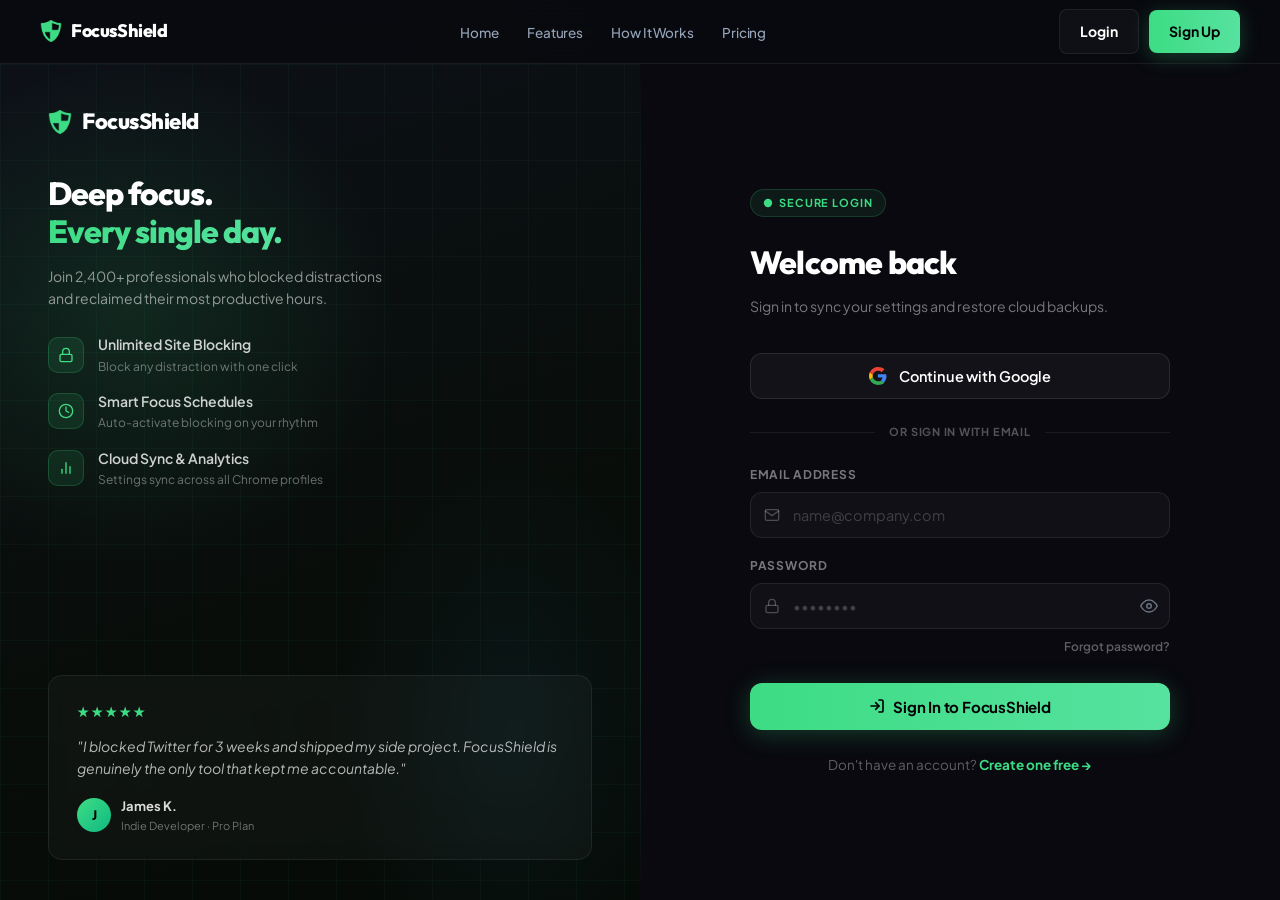
<file: website/account.html>
<!DOCTYPE html>
<html lang="en">
<head>
  <meta charset="UTF-8">
  <meta name="viewport" content="width=device-width, initial-scale=1.0">
  <title>Your Account Dashboard — FocusShield</title>
  <link rel="icon" type="image/png" sizes="16x16" href="icons/icon16.png">
  <link rel="icon" type="image/png" sizes="48x48" href="icons/icon48.png">
  <link rel="stylesheet" href="styles.css?v=1.2">
  <style>
    /* Prevent hover effects on static account cards */
    .card.no-hover:hover {
      transform: none !important;
      background: var(--card-bg) !important;
      border-color: var(--border) !important;
      box-shadow: none !important;
    }
  </style>
</head>
<body>

  <!-- Navigation -->
  <header class="navbar">
    <div class="nav-container">
      <a href="index.html" class="logo"><img src="icons/icon128.png" width="22" height="22" alt="FocusShield Logo"><span>FocusShield</span></a>
      <ul class="nav-links">
        <li><a href="index.html">Home</a></li>
        <li><a href="index.html#features">Features</a></li>
        <li><a href="index.html#how-it-works">How It Works</a></li>
        <li><a href="pricing.html">Pricing</a></li>
      </ul>
      <div class="nav-actions">
        <a href="login.html" class="nav-login">Login</a>
        <a href="signup.html" class="nav-signup">Sign Up</a>
      </div>
      <button class="nav-toggle" id="nav-toggle" aria-label="Open menu">
        <span></span><span></span><span></span>
      </button>
    </div>
  </header>
  <nav class="mobile-menu" id="mobile-menu">
    <a href="index.html">Home</a>
    <a href="index.html#features">Features</a>
    <a href="index.html#how-it-works">How It Works</a>
    <a href="pricing.html">Pricing</a>
    <div class="mobile-menu-divider"></div>
    <a href="login.html">Login</a>
    <a href="signup.html" class="mobile-signup">Sign Up Free</a>
  </nav>

  <!-- User Account Panel -->
  <main class="account-container" style="flex:1;">
    <div class="account-header-row">
      <h1 style="font-family: var(--font-headings); font-weight: 800; font-size: 32px; letter-spacing: -1px;">Account Settings</h1>
    </div>

    <!-- Profile card -->
    <div class="account-user-card" style="margin-bottom: 20px;">
      <div id="user-avatar" class="avatar-large">U</div>
      <div style="display:flex; flex-direction:column; gap:4px; flex: 1; min-width: 0;">
        <div id="user-name-container" style="display:flex; align-items:center; gap:8px; width:100%;">
          <h3 id="user-email-header" style="font-family: var(--font-headings); font-size: 20px; font-weight: 700; margin:0; overflow:hidden; text-overflow:ellipsis; white-space:nowrap;">name@example.com</h3>
          <button id="btn-edit-name" style="background:none; border:none; padding:4px; color:var(--text-muted); cursor:pointer; display:flex; align-items:center; justify-content:center; transition:color 0.2s;" title="Edit Name">
            <svg width="14" height="14" viewBox="0 0 24 24" fill="none" stroke="currentColor" stroke-width="2.5" stroke-linecap="round" stroke-linejoin="round"><path d="M11 4H4a2 2 0 0 0-2 2v14a2 2 0 0 0 2 2h14a2 2 0 0 0 2-2v-7"/><path d="M18.5 2.5a2.121 2.121 0 1 1 3 3L12 15l-4 1 1-4z"/></svg>
          </button>
        </div>
        <div style="display:flex; align-items:center; gap:8px;">
          <span id="user-plan-badge" style="font-size: 10px; font-weight: 800; text-transform: uppercase; padding: 3px 8px; border-radius: 5px; letter-spacing: 0.05em; background:rgba(255,255,255,0.06); color:var(--text-secondary); border: 1px solid rgba(255,255,255,0.1);">Free Plan</span>
          <span id="sync-status-indicator" style="font-size: 11px; color: var(--text-muted);">Sync active</span>
        </div>
      </div>
    </div>

    <!-- Active Subscription Details Card -->
    <div class="card no-hover" id="subscription-card" style="padding: 24px; margin-bottom: 24px; display:flex; flex-direction:column; gap:16px;">
      <div style="border-bottom:1px solid var(--border); padding-bottom:12px;">
        <h3 style="font-family: var(--font-headings); font-size: 18px; font-weight: 700; margin:0; color: var(--accent);">Active Subscription</h3>
      </div>
      <div style="display:flex; align-items:center; justify-content:space-between; gap:16px; width: 100%;">
        <div style="flex: 1; min-width: 0;">
          <h4 id="sub-plan-title" style="font-size:16px; font-weight:700; color:#fff; margin:0 0 4px 0;">Pro Plan (Yearly)</h4>
          <p id="sub-plan-desc" style="font-size:13px; color:var(--text-secondary); margin:0;">Access all premium features on infinite desktop browser installations.</p>
        </div>
        <button id="btn-cancel-sub" class="btn btn-secondary" style="font-size:12.5px; color:var(--danger); border-color:rgba(239,68,68,0.25); background:rgba(239,68,68,0.03);">Cancel Subscription</button>
      </div>
    </div>

    <!-- Dynamic Promo Banner for Free users -->
    <div id="account-promo-banner" style="display:none; align-items:center; justify-content:space-between; padding:20px; background:linear-gradient(135deg, rgba(61,220,132,0.08) 0%, rgba(56,189,248,0.05) 100%); border:1.5px dashed rgba(61,220,132,0.25); border-radius:var(--radius-lg); margin-bottom:24px; box-sizing:border-box;">
      <div style="display:flex; flex-direction:column; gap:4px; max-width:70%;">
        <h4 style="font-family:var(--font-headings); font-size:18px; font-weight:700; color:#fff;">Get FocusShield Pro</h4>
        <p style="font-size:13px; color:var(--text-secondary); margin:0;">Unlock secure cloud settings backup, unlimited website blocks, custom automatic schedules, and long-term focus audit trends.</p>
      </div>
      <a href="pricing.html" class="btn btn-primary" style="padding:10px 20px; color:#000;">Upgrade Now</a>
    </div>

    <!-- Premium dashboard features (Cloud backup details) -->
    <div class="card no-hover" style="padding: 28px; margin-bottom: 24px; display:flex; flex-direction:column; gap:16px;">
      <div style="display:flex; align-items:flex-start; justify-content:space-between; border-bottom:1px solid var(--border); padding-bottom:14px; flex-wrap: wrap; gap: 12px;">
        <div style="display:flex; flex-direction:column; flex: 1; min-width: 250px;">
          <h3 style="font-family: var(--font-headings); font-size: 18px; font-weight: 700; margin:0; color: var(--accent);">Cloud Backup</h3>
          <p style="font-size:12.5px; color:var(--text-secondary); margin:4px 0 0 0; line-height: 1.5;">Synchronizes your configuration, custom sites, schedules, and analytics history automatically across all of your browsers.</p>
        </div>
        <div style="display:flex; align-items:center; margin-top: 2px;">
          <span style="font-size:11px; color:var(--sky); background:rgba(56,189,248,0.08); border:1px solid rgba(56,189,248,0.15); padding:4px 10px; border-radius:12px; font-weight:700; white-space: nowrap; letter-spacing: 0.02em;" id="last-sync-time">Last Synced: Just now</span>
        </div>
      </div>
      <div style="display:flex; gap:12px; margin-top:8px;">
        <button id="btn-force-sync" class="btn" style="font-size:12.5px; background: rgba(61, 220, 132, 0.06); color: #3ddc84; border: 1px solid rgba(61, 220, 132, 0.2);">Force Sync Now</button>
        <button id="btn-delete-backup" class="btn btn-secondary" style="font-size:12.5px; color:var(--danger); border-color:rgba(239,68,68,0.2);">Clear Cloud Backup</button>
      </div>
    </div>
  </main>

  <!-- Footer -->
  <footer>
    <div class="footer-container">
      <div class="footer-top">
        <div class="footer-brand">
          <a href="index.html" class="logo"><img src="icons/icon128.png" width="20" height="20" alt="FocusShield Logo"><span>FocusShield</span></a>
          <p class="footer-brand-tagline">Block distractions. Build deep focus.<br>Your best work starts here.</p>
        </div>
        <nav class="footer-nav">
          <div class="footer-nav-group">
            <div class="footer-nav-label">Product</div>
            <a href="index.html#features" class="footer-nav-link">Features</a>
            <a href="index.html#how-it-works" class="footer-nav-link">How It Works</a>
            <a href="pricing.html" class="footer-nav-link">Pricing</a>
          </div>
          <div class="footer-nav-group">
            <div class="footer-nav-label">Legal</div>
            <a href="terms.html" class="footer-nav-link">Terms of Service</a>
            <a href="privacy.html" class="footer-nav-link">Privacy Policy</a>
            <a href="refund.html" class="footer-nav-link">Refund Policy</a>
          </div>
          <div class="footer-nav-group">
            <div class="footer-nav-label">Account</div>
            <a href="login.html" class="footer-nav-link">Login</a>
            <a href="signup.html" class="footer-nav-link">Sign Up</a>
          </div>
        </nav>
      </div>
      <div class="footer-bottom">
        <p class="footer-copy">&copy; 2026 FocusShield. All rights reserved.</p>
      </div>
    </div>
  </footer>

  <script src="supabase.js?v=2"></script>
  <script src="app.js?v=9"></script>
  <script>
    // ── Custom Toast Notification Helper ──
    function showNotification(message, type = 'success') {
      let container = document.getElementById('toast-container');
      if (!container) {
        container = document.createElement('div');
        container.id = 'toast-container';
        container.style.cssText = 'position: fixed; bottom: 24px; right: 24px; z-index: 10000; display: flex; flex-direction: column; gap: 12px; font-family: inherit; pointer-events: none;';
        document.body.appendChild(container);
      }
      const toast = document.createElement('div');
      toast.style.cssText = `
        background: rgba(18, 18, 18, 0.85);
        backdrop-filter: blur(12px);
        -webkit-backdrop-filter: blur(12px);
        border: 1px solid ${type === 'success' ? 'rgba(61, 220, 132, 0.25)' : 'rgba(255, 75, 75, 0.25)'};
        color: ${type === 'success' ? '#3ddc84' : '#ff4b4b'};
        padding: 14px 20px;
        border-radius: 12px;
        font-size: 14px;
        font-weight: 500;
        box-shadow: 0 8px 32px rgba(0, 0, 0, 0.35);
        display: flex;
        align-items: center;
        gap: 10px;
        transform: translateY(20px);
        opacity: 0;
        transition: all 0.35s cubic-bezier(0.175, 0.885, 0.32, 1.275);
        pointer-events: auto;
        max-width: 320px;
      `;
      
      const icon = document.createElement('span');
      icon.style.cssText = 'display: flex; align-items: center;';
      icon.innerHTML = type === 'success' 
        ? `<svg width="18" height="18" viewBox="0 0 24 24" fill="none" stroke="currentColor" stroke-width="2.5"><path d="M22 11.08V12a10 10 0 1 1-5.93-9.14"/><polyline points="22 4 12 14.01 9 11.01"/></svg>`
        : `<svg width="18" height="18" viewBox="0 0 24 24" fill="none" stroke="currentColor" stroke-width="2.5"><circle cx="12" cy="12" r="10"/><line x1="12" y1="8" x2="12" y2="12"/><line x1="12" y1="16" x2="12.01" y2="16"/></svg>`;
      
      const text = document.createElement('span');
      text.innerText = message;
      
      toast.appendChild(icon);
      toast.appendChild(text);
      container.appendChild(toast);
      
      setTimeout(() => {
        toast.style.transform = 'translateY(0)';
        toast.style.opacity = '1';
      }, 50);
      
      setTimeout(() => {
        toast.style.transform = 'translateY(20px)';
        toast.style.opacity = '0';
        setTimeout(() => toast.remove(), 350);
      }, 4000);
    }

    // ── Custom Confirm Dialog Helper ──
    function showConfirmDialog(message, onConfirm) {
      let overlay = document.getElementById('confirm-overlay');
      if (!overlay) {
        overlay = document.createElement('div');
        overlay.id = 'confirm-overlay';
        overlay.style.cssText = 'position: fixed; top: 0; left: 0; width: 100vw; height: 100vh; background: rgba(0,0,0,0.65); backdrop-filter: blur(8px); -webkit-backdrop-filter: blur(8px); z-index: 11000; display: flex; align-items: center; justify-content: center; opacity: 0; transition: opacity 0.25s ease; pointer-events: none;';
        document.body.appendChild(overlay);
      }
      
      overlay.innerHTML = `
        <div style="background: #121212; border: 1px solid var(--border); border-radius: 16px; padding: 24px; max-width: 400px; width: 90%; box-shadow: 0 20px 40px rgba(0,0,0,0.5); display: flex; flex-direction: column; gap: 16px; transform: scale(0.95); transition: transform 0.25s cubic-bezier(0.175, 0.885, 0.32, 1.275);">
          <h4 style="font-family: var(--font-headings); font-size: 18px; font-weight: 700; color: #fff; margin: 0;">Confirm Action</h4>
          <p style="font-size: 14px; color: var(--text-secondary); line-height: 1.5; margin: 0;">${message}</p>
          <div style="display: flex; justify-content: flex-end; gap: 12px; margin-top: 8px;">
            <button id="confirm-cancel-btn" class="btn btn-secondary" style="font-size: 13px; padding: 8px 16px; cursor: pointer;">Cancel</button>
            <button id="confirm-ok-btn" class="btn btn-primary" style="font-size: 13px; padding: 8px 16px; color: #000; cursor: pointer;">Confirm</button>
          </div>
        </div>
      `;
      
      const modal = overlay.firstElementChild;
      
      overlay.style.pointerEvents = 'auto';
      overlay.style.opacity = '1';
      setTimeout(() => {
        modal.style.transform = 'scale(1)';
      }, 50);
      
      const closeDialog = () => {
        modal.style.transform = 'scale(0.95)';
        overlay.style.opacity = '0';
        overlay.style.pointerEvents = 'none';
      };
      
      document.getElementById('confirm-cancel-btn').onclick = () => {
        closeDialog();
      };
      
      document.getElementById('confirm-ok-btn').onclick = () => {
        closeDialog();
        onConfirm();
      };
    }

    document.addEventListener('DOMContentLoaded', async () => {
      // If we have a hash parameter in URL (e.g. access_token from OAuth), wait for session resolution
      if (window.location.hash || window.location.href.includes('error=')) {
        console.log('[FocusShield] OAuth callback detected, waiting for session resolution...');
        setTimeout(() => {
          const user = JSON.parse(localStorage.getItem('focusshield_mock_session') || 'null');
          if (!user) {
            window.location.href = 'login.html';
          } else {
            window.history.replaceState(null, document.title, window.location.pathname + window.location.search);
            window.location.reload();
          }
        }, 3500);
        return;
      }

      const user = JSON.parse(localStorage.getItem('focusshield_mock_session') || 'null');
      if (!user) {
        window.location.href = 'login.html';
        return;
      }

      // Update UI elements based on User details
      const userEmailHeader = document.getElementById('user-email-header');
      const userAvatar = document.getElementById('user-avatar');
      const userPlanBadge = document.getElementById('user-plan-badge');
      const promoBanner = document.getElementById('account-promo-banner');
      const subCard = document.getElementById('subscription-card');
      const subPlanTitle = document.getElementById('sub-plan-title');
      const subPlanDesc = document.getElementById('sub-plan-desc');
      const btnCancelSub = document.getElementById('btn-cancel-sub');
      const syncStatus = document.getElementById('sync-status-indicator');
      const syncConnectionDesc = document.getElementById('sync-connection-desc');
      const lastSync = document.getElementById('last-sync-time');

      const renderProfileInfo = () => {
        const displayName = user.fullName || user.email;
        userEmailHeader.textContent = displayName;
        userAvatar.textContent = displayName.charAt(0).toUpperCase();
      };
      
      renderProfileInfo();

      // Edit Name click handler
      const btnEditName = document.getElementById('btn-edit-name');
      const userNameContainer = document.getElementById('user-name-container');
      if (btnEditName && userNameContainer) {
        const handleEditClick = () => {
          const currentText = userEmailHeader.textContent;
          const isEmail = currentText.includes('@');
          const defaultVal = isEmail ? '' : currentText;
          
          userNameContainer.innerHTML = `
            <input type="text" id="input-edit-name" value="${defaultVal.replace(/"/g, '&quot;')}" placeholder="Enter your name" style="flex: 1; min-width: 0; background: rgba(0,0,0,0.35); border: 1px solid var(--border); border-radius: 6px; padding: 4px 8px; color: #fff; font-size: 14px; font-family: inherit; height: 32px; box-sizing: border-box;">
            <button type="button" id="btn-save-name" style="background: rgba(61,220,132,0.15); border: 1px solid rgba(61,220,132,0.25); color: var(--accent); border-radius: 6px; padding: 4px 12px; font-size: 12px; font-weight: 700; cursor: pointer; font-family: inherit; height: 32px; display: inline-flex; align-items: center; justify-content: center; box-sizing: border-box;">Save</button>
            <button type="button" id="btn-cancel-name" style="background: rgba(255,255,255,0.04); border: 1px solid rgba(255,255,255,0.1); color: var(--text-secondary); border-radius: 6px; padding: 4px 12px; font-size: 12px; font-weight: 700; cursor: pointer; font-family: inherit; height: 32px; display: inline-flex; align-items: center; justify-content: center; box-sizing: border-box;">Cancel</button>
          `;
          
          const inputName = document.getElementById('input-edit-name');
          const btnSave = document.getElementById('btn-save-name');
          const btnCancel = document.getElementById('btn-cancel-name');
          
          if (inputName) inputName.focus();
          
          const restoreContainer = () => {
            userNameContainer.innerHTML = `
              <h3 id="user-email-header" style="font-family: var(--font-headings); font-size: 20px; font-weight: 700; margin:0; overflow:hidden; text-overflow:ellipsis; white-space:nowrap;">${userEmailHeader.textContent}</h3>
              <button id="btn-edit-name" style="background:none; border:none; padding:4px; color:var(--text-muted); cursor:pointer; display:flex; align-items:center; justify-content:center; transition:color 0.2s;" title="Edit Name">
                <svg width="14" height="14" viewBox="0 0 24 24" fill="none" stroke="currentColor" stroke-width="2.5" stroke-linecap="round" stroke-linejoin="round"><path d="M11 4H4a2 2 0 0 0-2 2v14a2 2 0 0 0 2 2h14a2 2 0 0 0 2-2v-7"/><path d="M18.5 2.5a2.121 2.121 0 1 1 3 3L12 15l-4 1 1-4z"/></svg>
              </button>
            `;
            const reEditBtn = document.getElementById('btn-edit-name');
            if (reEditBtn) reEditBtn.addEventListener('click', handleEditClick);
            renderProfileInfo();
          };
          
          btnCancel.addEventListener('click', restoreContainer);
          btnSave.addEventListener('click', async () => {
            const newName = inputName.value.trim();
            if (newName.length === 0) return;
            
            btnSave.textContent = 'Saving…';
            btnSave.disabled = true;
            
            try {
              const updatedUser = await window.authEngine.updateName(newName);
              user.fullName = updatedUser.fullName;
              userEmailHeader.textContent = updatedUser.fullName;
              restoreContainer();
              showNotification('Profile name updated successfully.', 'success');
            } catch (err) {
              showNotification('Failed to update name: ' + err.message, 'error');
              btnSave.textContent = 'Save';
              btnSave.disabled = false;
            }
          });
        };
        btnEditName.addEventListener('click', handleEditClick);
      }

      // ── Load live subscription status from Supabase ──
      let userPlanType = 'free';
      let isPremium = false;
      if (window.supabaseClient) {
        const { data: { session } } = await window.supabaseClient.auth.getSession();
        if (session) {
          const { data: profile } = await window.supabaseClient
            .from('profiles').select('plan_type, is_premium').eq('id', session.user.id).maybeSingle();
          if (profile) {
            isPremium = !!profile.is_premium;
            if (isPremium) {
              userPlanType = (profile.plan_type && profile.plan_type !== 'free') ? profile.plan_type : 'yearly';
            }
          }
        }
      }

      // ── Render Subscription Details ──
      if (isPremium) {
        // Show Pro badge
        userPlanBadge.textContent = 'Pro Plan';
        userPlanBadge.style.background = 'rgba(61,220,132,0.1)';
        userPlanBadge.style.color = 'var(--accent)';
        userPlanBadge.style.borderColor = 'rgba(61,220,132,0.2)';

        // Show sub card, hide promo banner
        subCard.style.display = 'flex';
        promoBanner.style.display = 'none';

        // Render plan info
        if (userPlanType === 'lifetime') {
          subPlanTitle.textContent = 'Pro Plan (Lifetime)';
          subPlanDesc.textContent = 'One-time purchase active. Full premium updates included forever.';
          btnCancelSub.style.display = 'none'; // Lifetime cannot be canceled
        } else if (userPlanType.endsWith('_cancelled')) {
          subPlanTitle.textContent = 'Pro Plan (Cancelled)';
          subPlanDesc.textContent = 'Your subscription is cancelled. You will have Pro features until the end of your billing period.';
          btnCancelSub.textContent = 'Subscribe Again';
          btnCancelSub.style.display = 'inline-block';
          btnCancelSub.style.background = 'var(--accent)';
          btnCancelSub.style.color = '#000';
          btnCancelSub.style.borderColor = 'var(--accent)';
          btnCancelSub.onclick = (e) => {
            e.preventDefault();
            window.location.href = 'pricing.html';
          };
        } else {
          const capitalizedPlan = userPlanType.charAt(0).toUpperCase() + userPlanType.slice(1);
          subPlanTitle.textContent = `Pro Plan (${capitalizedPlan})`;
          subPlanDesc.textContent = `Billed ${userPlanType}. Cancel anytime to return to the Free plan.`;
          btnCancelSub.style.display = 'inline-block';
          btnCancelSub.textContent = 'Cancel Subscription';
          btnCancelSub.style.background = 'rgba(239, 68, 68, 0.1)';
          btnCancelSub.style.color = '#ef4444';
          btnCancelSub.style.borderColor = 'rgba(239, 68, 68, 0.2)';
          btnCancelSub.onclick = () => {
            showConfirmDialog('Cancel your Pro subscription? Access will continue until the end of your billing period.', async () => {
              btnCancelSub.textContent = 'Canceling...';
              btnCancelSub.disabled = true;
              try {
                let token = null;
                if (window.supabaseClient) {
                  const { data } = await window.supabaseClient.auth.getSession();
                  if (data && data.session) {
                    token = data.session.access_token;
                  }
                }
                if (!token && user) {
                  token = user.accessToken;
                }
                
                if (!token) {
                  showNotification('Session missing. Please log in again.', 'error');
                  btnCancelSub.textContent = 'Cancel Subscription';
                  btnCancelSub.disabled = false;
                  return;
                }

                const res = await fetch('https://evmbcpinujaufvwcxaaa.supabase.co/functions/v1/cancel-subscription', {
                  method: 'POST',
                  headers: {
                    'apikey': 'sb_publishable_FwqzwLUMWBAAmp6IG75ocQ_0BbOqr_D',
                    'Authorization': `Bearer ${token}`,
                    'Content-Type': 'application/json'
                  }
                });
                const result = await res.json();
                if (res.ok) {
                  showNotification('Subscription canceled. Return to free plan scheduled.', 'success');
                  setTimeout(() => window.location.reload(), 2500);
                } else {
                  showNotification('Error: ' + (result.message || 'Could not cancel subscription.'), 'error');
                  btnCancelSub.textContent = 'Cancel Subscription';
                  btnCancelSub.disabled = false;
                }
              } catch(e) {
                showNotification('Network error. Please try again.', 'error');
                btnCancelSub.textContent = 'Cancel Subscription';
                btnCancelSub.disabled = false;
              }
            });
          };
        }

        // Sync settings
        if (syncStatus) syncStatus.style.display = 'none';
        if (syncConnectionDesc) syncConnectionDesc.textContent = 'Connected & backing up changes automatically';
      } else {
        // Render Free status
        userPlanBadge.textContent = 'Free Plan';
        userPlanBadge.style.background = 'rgba(255,255,255,0.06)';
        userPlanBadge.style.color = 'var(--text-secondary)';
        userPlanBadge.style.borderColor = 'rgba(255,255,255,0.1)';

        subCard.style.display = 'none';
        promoBanner.style.display = 'flex';

        if (syncStatus) syncStatus.style.display = 'none';
        if (syncConnectionDesc) syncConnectionDesc.textContent = 'Settings and schedules synced to the cloud';
      }

      // Sync button events
      document.getElementById('btn-force-sync').addEventListener('click', () => {
        lastSync.textContent = "Last Synced: Syncing...";
        setTimeout(() => {
          const now = new Date();
          lastSync.textContent = "Last Synced: Today at " + now.toLocaleTimeString([], { hour: '2-digit', minute: '2-digit' });
          showNotification('Settings synchronized successfully across all connected workspaces!', 'success');
        }, 1200);
      });

      document.getElementById('btn-delete-backup').addEventListener('click', () => {
        if (!isPremium) {
          showNotification('Backup management is a premium feature.', 'error');
          return;
        }
        showConfirmDialog('Are you sure you want to delete your settings cloud backup? This cannot be undone.', () => {
          showNotification('Cloud sync backup cleared successfully.', 'success');
          lastSync.textContent = "Last Synced: Never";
        });
      });
    });
  </script>
  <script>
    (function(){
      var toggle = document.getElementById('nav-toggle');
      var menu = document.getElementById('mobile-menu');
      if (toggle && menu) {
        toggle.addEventListener('click', function(){
          toggle.classList.toggle('open');
          menu.classList.toggle('open');
        });
      }
    })();
  </script>
</body>
</html>
</file>
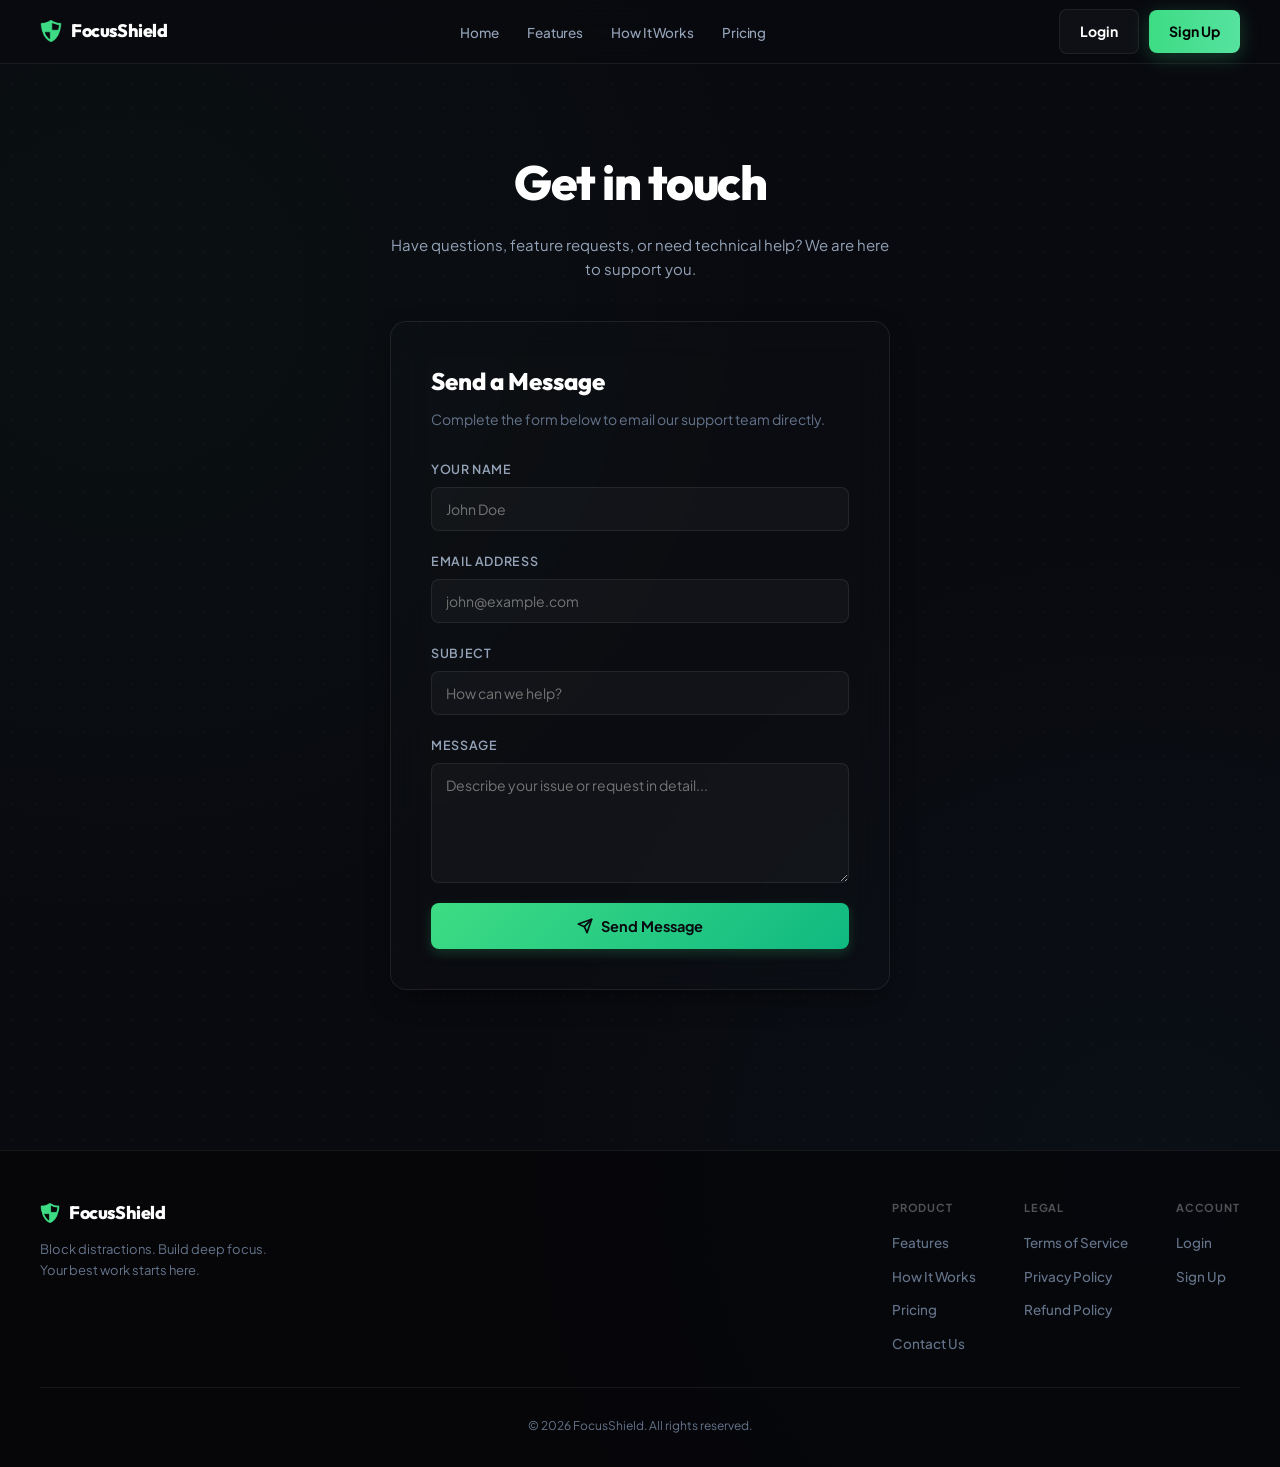
<file: website/contact.html>
<!DOCTYPE html>
<html lang="en">
<head>
  <meta charset="UTF-8">
  <meta name="viewport" content="width=device-width, initial-scale=1.0">
  <title>Contact Us — FocusShield</title>
  <link rel="icon" type="image/png" sizes="16x16" href="icons/icon16.png">
  <link rel="icon" type="image/png" sizes="48x48" href="icons/icon48.png">
  <link rel="stylesheet" href="styles.css?v=1.2">
  <style>
    /* Contact Page Layout */
    .contact-container {
      max-width: 560px;
      margin: 80px auto 100px;
      padding: 0 24px;
    }
    
    @media (max-width: 768px) {
      .contact-container {
        margin: 40px auto 60px;
      }
    }

    /* Info Column Styling */
    .contact-info {
      display: flex;
      flex-direction: column;
      gap: 28px;
    }
    
    .info-card {
      background: rgba(255, 255, 255, 0.01);
      border: 1px solid rgba(255, 255, 255, 0.08);
      border-radius: var(--radius-lg);
      padding: 24px;
      display: flex;
      gap: 16px;
      align-items: flex-start;
      transition: var(--transition);
    }
    
    .info-card:hover {
      border-color: rgba(61, 220, 132, 0.2);
      transform: translateY(-2px);
    }
    
    .info-icon {
      width: 42px;
      height: 42px;
      border-radius: 10px;
      background: rgba(61, 220, 132, 0.08);
      border: 1px solid rgba(61, 220, 132, 0.15);
      display: flex;
      align-items: center;
      justify-content: center;
      color: var(--accent);
      flex-shrink: 0;
    }
    
    .info-details h3 {
      font-size: 15px;
      font-weight: 700;
      color: #fff;
      margin-bottom: 4px;
    }
    
    .info-details p {
      font-size: 13.5px;
      color: var(--text-secondary);
      line-height: 1.5;
    }
    
    .info-details a {
      color: var(--accent);
      text-decoration: none;
      font-weight: 600;
    }

    /* Contact Form Card */
    .contact-form-card {
      background: rgba(255, 255, 255, 0.01);
      border: 1px solid rgba(255, 255, 255, 0.08);
      border-radius: var(--radius-lg);
      padding: 40px;
      box-shadow: var(--shadow);
      backdrop-filter: blur(20px);
      -webkit-backdrop-filter: blur(20px);
      position: relative;
    }
    
    @media (max-width: 480px) {
      .contact-form-card {
        padding: 28px 20px;
      }
    }
    
    .contact-form-card h2 {
      font-family: var(--font-headings);
      font-size: 24px;
      font-weight: 800;
      color: #fff;
      margin-bottom: 8px;
    }
    
    .contact-form-card p {
      font-size: 14px;
      color: var(--text-muted);
      margin-bottom: 28px;
    }
    
    .form-group {
      display: flex;
      flex-direction: column;
      gap: 8px;
      margin-bottom: 20px;
    }
    
    .form-group label {
      font-size: 12.5px;
      font-weight: 600;
      color: var(--text-secondary);
    }
    
    .form-input {
      background: rgba(255, 255, 255, 0.03);
      border: 1px solid rgba(255, 255, 255, 0.08);
      border-radius: 8px;
      padding: 12px 14px;
      font-size: 14px;
      color: #fff;
      font-family: inherit;
      transition: var(--transition);
      box-sizing: border-box;
      width: 100%;
    }
    
    .form-input:focus {
      outline: none;
      border-color: var(--accent);
      background: rgba(255, 255, 255, 0.05);
      box-shadow: 0 0 10px rgba(61, 220, 132, 0.1);
    }
    
    textarea.form-input {
      resize: vertical;
      min-height: 120px;
    }
    
    .btn-submit {
      width: 100%;
      padding: 14px;
      border-radius: 8px;
      border: none;
      background: linear-gradient(135deg, var(--accent) 0%, #10b981 100%);
      color: #090a0f;
      font-weight: 700;
      font-size: 14.5px;
      cursor: pointer;
      font-family: inherit;
      transition: var(--transition);
      display: flex;
      align-items: center;
      justify-content: center;
      gap: 8px;
      box-shadow: 0 4px 12px rgba(61, 220, 132, 0.2);
    }
    
    .btn-submit:hover {
      transform: translateY(-1px);
      box-shadow: 0 6px 16px rgba(61, 220, 132, 0.3);
    }
    
    .btn-submit:disabled {
      opacity: 0.6;
      cursor: not-allowed;
      transform: none !important;
      box-shadow: none !important;
    }

    /* Success Card Styling */
    .success-card {
      display: none;
      text-align: center;
      padding: 20px 0;
    }
    
    .success-icon {
      width: 64px;
      height: 64px;
      border-radius: 50%;
      background: rgba(16, 185, 129, 0.1);
      border: 2px solid #10b981;
      display: inline-flex;
      align-items: center;
      justify-content: center;
      color: #10b981;
      margin-bottom: 20px;
    }
  </style>
</head>
<body>

  <!-- Navigation -->
  <header class="navbar">
    <div class="nav-container">
      <a href="index.html" class="logo"><img src="icons/icon128.png" width="22" height="22" alt="FocusShield Logo"><span>FocusShield</span></a>
      <ul class="nav-links">
        <li><a href="index.html">Home</a></li>
        <li><a href="index.html#features">Features</a></li>
        <li><a href="index.html#how-it-works">How It Works</a></li>
        <li><a href="pricing.html">Pricing</a></li>
      </ul>
      <div class="nav-actions">
        <a href="login.html" class="nav-login">Login</a>
        <a href="signup.html" class="nav-signup">Sign Up</a>
      </div>
      <button class="nav-toggle" id="nav-toggle" aria-label="Open menu">
        <span></span><span></span><span></span>
      </button>
    </div>
  </header>
  <nav class="mobile-menu" id="mobile-menu">
    <a href="index.html">Home</a>
    <a href="index.html#features">Features</a>
    <a href="index.html#how-it-works">How It Works</a>
    <a href="pricing.html">Pricing</a>
    <div class="mobile-menu-divider"></div>
    <a href="login.html">Login</a>
    <a href="signup.html" class="mobile-signup">Sign Up Free</a>
  </nav>

  <!-- Main Contact Container -->
  <main class="contact-container">
    <div style="text-align: center; margin-bottom: 40px;">
      <h1 style="font-family: var(--font-headings); font-size: clamp(32px, 5vw, 48px); font-weight: 800; color: #fff; margin-bottom: 12px; letter-spacing: -1.5px;">Get in <span>touch</span></h1>
      <p style="color: var(--text-secondary); max-width: 500px; margin: 0 auto; font-size: 15px; line-height: 1.6;">Have questions, feature requests, or need technical help? We are here to support you.</p>
    </div>

      <!-- Form -->
      <div class="contact-form-card" style="margin-bottom: 60px;">
        <!-- Form Content -->
        <form id="contact-form" action="https://api.web3forms.com/submit" method="POST">
          <input type="hidden" name="access_key" value="968a5183-f81d-48c3-a535-24b7abcdd889">
          <!-- Honeypot Spam Protection -->
          <input type="checkbox" name="botcheck" class="hidden" style="display: none;">

          <h2>Send a Message</h2>
          <p>Complete the form below to email our support team directly.</p>

          <div class="form-group">
            <label for="name">Your Name</label>
            <input type="text" name="name" id="name" class="form-input" placeholder="John Doe" required>
          </div>

          <div class="form-group">
            <label for="email">Email Address</label>
            <input type="email" name="email" id="email" class="form-input" placeholder="john@example.com" required>
          </div>

          <div class="form-group">
            <label for="subject">Subject</label>
            <input type="text" name="subject" id="subject" class="form-input" placeholder="How can we help?" required>
          </div>

          <div class="form-group">
            <label for="message">Message</label>
            <textarea name="message" id="message" class="form-input" placeholder="Describe your issue or request in detail..." required></textarea>
          </div>

          <div id="form-error" style="color: #ef4444; font-size: 13px; display: none; margin-bottom: 16px; font-weight: 600;"></div>

          <button type="submit" id="btn-submit" class="btn-submit">
            <svg xmlns="http://www.w3.org/2000/svg" width="16" height="16" viewBox="0 0 24 24" fill="none" stroke="currentColor" stroke-width="2.5" stroke-linecap="round" stroke-linejoin="round"><line x1="22" y1="2" x2="11" y2="13"/><polygon points="22 2 15 22 11 13 2 9 22 2"/></svg>
            <span>Send Message</span>
          </button>
        </form>

        <!-- Success Message -->
        <div id="success-message" class="success-card">
          <div class="success-icon">
            <svg width="28" height="28" viewBox="0 0 24 24" fill="none" stroke="currentColor" stroke-width="2.5" stroke-linecap="round" stroke-linejoin="round"><polyline points="20 6 9 17 4 12"/></svg>
          </div>
          <h2 style="font-family: var(--font-headings); font-size: 26px; font-weight: 800; color: #fff; margin-bottom: 12px;">Message Sent!</h2>
          <p style="color: var(--text-secondary); font-size: 14.5px; line-height: 1.6; margin-bottom: 24px;">Thank you for reaching out. Your message has been sent successfully. We will get back to you as soon as possible.</p>
          <a href="index.html" class="btn btn-secondary" style="padding: 10px 24px; font-size: 13.5px; display: inline-block; text-decoration: none;">Return to Home</a>
        </div>
  </main>

  <!-- Footer -->
  <footer>
    <div class="footer-container">
      <div class="footer-top">
        <div class="footer-brand">
          <a href="index.html" class="logo"><img src="icons/icon128.png" width="20" height="20" alt="FocusShield Logo"><span>FocusShield</span></a>
          <p class="footer-brand-tagline">Block distractions. Build deep focus.<br>Your best work starts here.</p>
        </div>
        <nav class="footer-nav">
          <div class="footer-nav-group">
            <div class="footer-nav-label">Product</div>
            <a href="index.html#features" class="footer-nav-link">Features</a>
            <a href="index.html#how-it-works" class="footer-nav-link">How It Works</a>
            <a href="pricing.html" class="footer-nav-link">Pricing</a>
            <a href="contact.html" class="footer-nav-link">Contact Us</a>
          </div>
          <div class="footer-nav-group">
            <div class="footer-nav-label">Legal</div>
            <a href="terms.html" class="footer-nav-link">Terms of Service</a>
            <a href="privacy.html" class="footer-nav-link">Privacy Policy</a>
            <a href="refund.html" class="footer-nav-link">Refund Policy</a>
          </div>
          <div class="footer-nav-group">
            <div class="footer-nav-label">Account</div>
            <a href="login.html" class="footer-nav-link">Login</a>
            <a href="signup.html" class="footer-nav-link">Sign Up</a>
          </div>
        </nav>
      </div>
      <div class="footer-bottom">
        <p class="footer-copy">&copy; 2026 FocusShield. All rights reserved.</p>
      </div>
    </div>
  </footer>

  <script src="app.js?v=5"></script>
  <script>
    document.addEventListener('DOMContentLoaded', () => {
      // Toggle Mobile Menu
      var toggle = document.getElementById('nav-toggle');
      var menu = document.getElementById('mobile-menu');
      if (toggle && menu) {
        toggle.addEventListener('click', function(){
          toggle.classList.toggle('open');
          menu.classList.toggle('open');
        });
      }

      // Handle Web3Form Ajax submission
      const form = document.getElementById('contact-form');
      const submitBtn = document.getElementById('btn-submit');
      const submitBtnText = submitBtn.querySelector('span');
      const errorMsg = document.getElementById('form-error');
      const successCard = document.getElementById('success-message');

      form.addEventListener('submit', function(e) {
        e.preventDefault();
        errorMsg.style.display = 'none';
        submitBtn.disabled = true;
        submitBtnText.textContent = 'Sending...';

        const formData = new FormData(form);
        const object = Object.fromEntries(formData);
        const json = JSON.stringify(object);

        fetch('https://api.web3forms.com/submit', {
          method: 'POST',
          headers: {
            'Content-Type': 'application/json',
            'Accept': 'application/json'
          },
          body: json
        })
        .then(async (response) => {
          let res = await response.json();
          if (response.status == 200) {
            form.style.display = 'none';
            successCard.style.display = 'block';
          } else {
            console.log(response);
            errorMsg.textContent = res.message || 'Something went wrong. Please try again.';
            errorMsg.style.display = 'block';
            submitBtn.disabled = false;
            submitBtnText.textContent = 'Send Message';
          }
        })
        .catch(error => {
          console.log(error);
          errorMsg.textContent = 'Network error. Please check your connection and try again.';
          errorMsg.style.display = 'block';
          submitBtn.disabled = false;
          submitBtnText.textContent = 'Send Message';
        });
      });
    });
  </script>
</body>
</html>
</file>
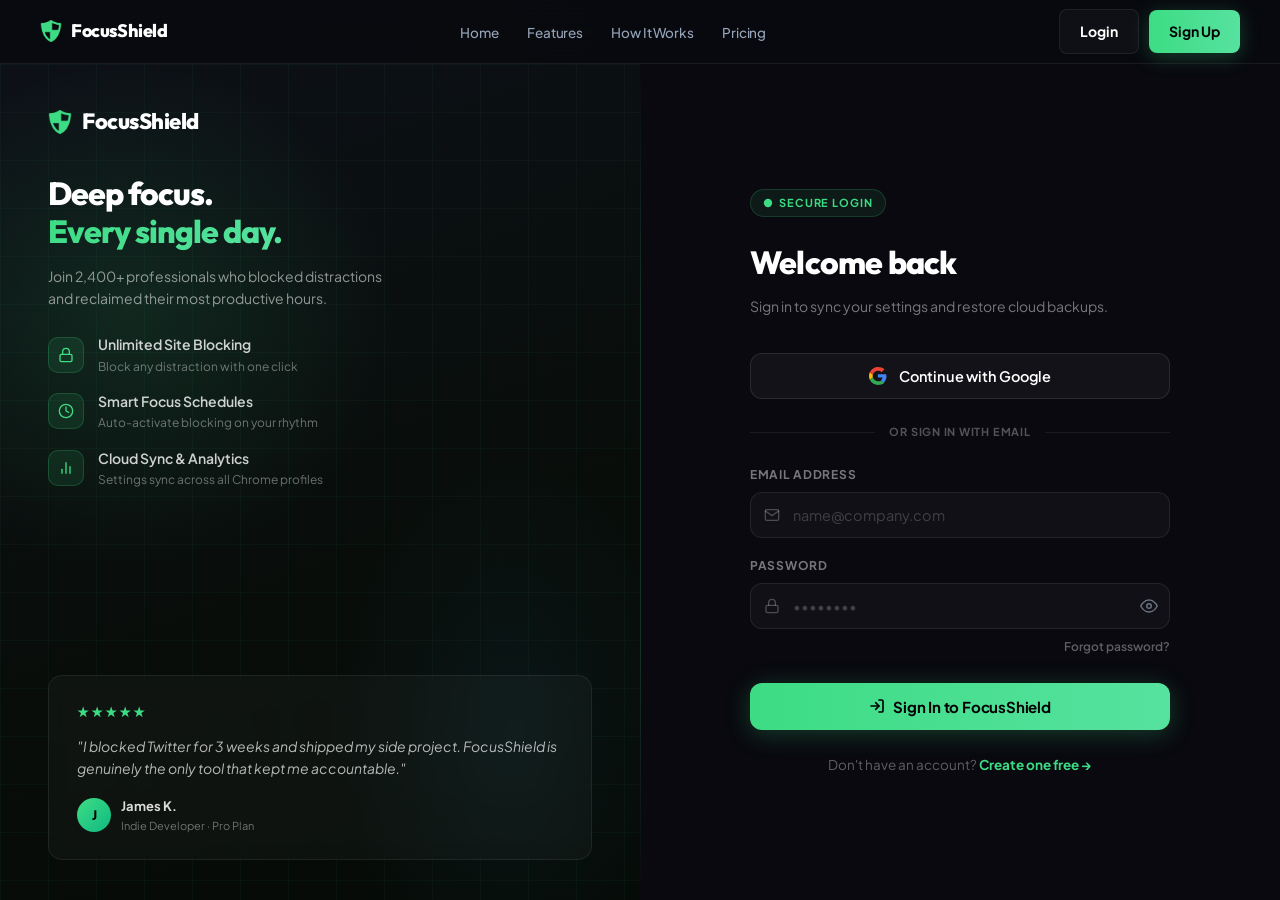
<file: website/login.html>
<!DOCTYPE html>
<html lang="en">
<head>
  <meta charset="UTF-8">
  <meta name="viewport" content="width=device-width, initial-scale=1.0">
  <title>Sign In – FocusShield</title>
  <script>
    if (localStorage.getItem('focusshield_mock_session')) {
      window.location.replace('account.html');
    }
  </script>
  <meta name="description" content="Sign in to your FocusShield account to sync your focus settings, schedules, and analytics across all your devices.">
  <link rel="icon" type="image/png" sizes="16x16" href="icons/icon16.png">
  <link rel="icon" type="image/png" sizes="48x48" href="icons/icon48.png">
  <link rel="stylesheet" href="styles.css?v=1.2">
  <style>
    /* ── Auth Layout ── */
    body { min-height: 100vh; display: flex; flex-direction: column; overflow-x: hidden; }

    .auth-page {
      flex: 1;
      display: grid;
      grid-template-columns: 1fr 1fr;
      min-height: calc(100vh - 73px);
    }

    /* ── Left Brand Panel ── */
    .auth-brand {
      position: relative;
      background: linear-gradient(160deg, #0d1117 0%, #080d0a 60%, #050a06 100%);
      display: flex;
      flex-direction: column;
      justify-content: space-between;
      padding: 40px 48px;
      overflow: hidden;
    }

    .auth-brand::before {
      content: '';
      position: absolute;
      inset: 0;
      background:
        radial-gradient(ellipse 70% 50% at 20% 30%, rgba(61,220,132,0.12) 0%, transparent 60%),
        radial-gradient(ellipse 50% 60% at 80% 80%, rgba(56,189,248,0.06) 0%, transparent 55%);
      pointer-events: none;
    }

    /* Decorative grid lines */
    .auth-brand::after {
      content: '';
      position: absolute;
      inset: 0;
      background-image:
        linear-gradient(rgba(61,220,132,0.04) 1px, transparent 1px),
        linear-gradient(90deg, rgba(61,220,132,0.04) 1px, transparent 1px);
      background-size: 48px 48px;
      pointer-events: none;
    }

    .brand-top { position: relative; z-index: 1; }

    .brand-logo {
      display: flex;
      align-items: center;
      gap: 10px;
      text-decoration: none;
      color: #fff;
      font-family: var(--font-headings);
      font-size: 22px;
      font-weight: 800;
      letter-spacing: -0.5px;
      margin-bottom: 36px;
    }

    .brand-logo .logo-dot {
      width: 10px; height: 10px;
      border-radius: 50%;
      background: var(--accent);
      box-shadow: 0 0 12px var(--accent);
    }

    .brand-headline {
      font-family: var(--font-headings);
      font-size: 32px;
      font-weight: 800;
      line-height: 1.18;
      letter-spacing: -1px;
      margin-bottom: 14px;
      color: #fff;
    }

    .brand-headline em {
      font-style: normal;
      background: linear-gradient(135deg, var(--accent) 0%, #56e29f 100%);
      -webkit-background-clip: text;
      -webkit-text-fill-color: transparent;
      background-clip: text;
    }

    .brand-sub {
      font-size: 14px;
      color: rgba(255,255,255,0.55);
      line-height: 1.6;
      max-width: 340px;
      margin-bottom: 24px;
    }

    /* Feature list */
    .brand-features {
      display: flex;
      flex-direction: column;
      gap: 14px;
      margin-bottom: 22px;
    }

    .brand-feature {
      display: flex;
      align-items: center;
      gap: 14px;
    }

    .brand-feature-icon {
      width: 36px; height: 36px;
      border-radius: 10px;
      background: rgba(61,220,132,0.1);
      border: 1px solid rgba(61,220,132,0.2);
      display: flex; align-items: center; justify-content: center;
      flex-shrink: 0;
      color: var(--accent);
    }

    .brand-feature-text {
      font-size: 14px;
      font-weight: 600;
      color: rgba(255,255,255,0.8);
    }

    .brand-feature-text span {
      display: block;
      font-size: 12px;
      font-weight: 400;
      color: rgba(255,255,255,0.4);
      margin-top: 1px;
    }

    /* Testimonial quote */
    .brand-quote {
      position: relative;
      z-index: 1;
      background: rgba(255,255,255,0.03);
      border: 1px solid rgba(255,255,255,0.07);
      border-radius: 14px;
      padding: 24px 28px;
      backdrop-filter: blur(8px);
    }

    .brand-quote-stars {
      color: var(--accent);
      font-size: 14px;
      letter-spacing: 2px;
      margin-bottom: 12px;
    }

    .brand-quote-text {
      font-size: 14px;
      color: rgba(255,255,255,0.7);
      line-height: 1.6;
      font-style: italic;
      margin-bottom: 16px;
    }

    .brand-quote-author {
      display: flex;
      align-items: center;
      gap: 10px;
    }

    .brand-quote-avatar {
      width: 34px; height: 34px;
      border-radius: 50%;
      background: linear-gradient(135deg, var(--accent) 0%, #10b981 100%);
      color: #000;
      font-size: 13px;
      font-weight: 800;
      display: flex; align-items: center; justify-content: center;
    }

    .brand-quote-name {
      font-size: 13px;
      font-weight: 700;
      color: rgba(255,255,255,0.85);
    }

    .brand-quote-role {
      font-size: 11px;
      color: rgba(255,255,255,0.4);
      margin-top: 1px;
    }

    /* ── Right Form Panel ── */
    .auth-form-panel {
      display: flex;
      align-items: center;
      justify-content: center;
      padding: 56px 48px;
      background: #09090f;
      position: relative;
    }

    .auth-form-panel::before {
      content: '';
      position: absolute;
      top: 0; left: 0;
      width: 1px;
      height: 100%;
      background: linear-gradient(to bottom,
        transparent 0%,
        rgba(61,220,132,0.2) 30%,
        rgba(61,220,132,0.2) 70%,
        transparent 100%);
    }

    .auth-form-inner {
      width: 100%;
      max-width: 420px;
    }

    .auth-form-header {
      margin-bottom: 36px;
    }

    .auth-eyebrow {
      display: inline-flex;
      align-items: center;
      gap: 6px;
      font-size: 11px;
      font-weight: 700;
      text-transform: uppercase;
      letter-spacing: 0.08em;
      color: var(--accent);
      background: rgba(61,220,132,0.08);
      border: 1px solid rgba(61,220,132,0.18);
      padding: 4px 12px;
      border-radius: 100px;
      margin-bottom: 20px;
    }

    .auth-form-title {
      font-family: var(--font-headings);
      font-size: 32px;
      font-weight: 800;
      letter-spacing: -0.8px;
      color: #fff;
      margin-bottom: 8px;
    }

    .auth-form-sub {
      font-size: 14px;
      color: rgba(255,255,255,0.45);
      line-height: 1.55;
    }

    /* Error box */
    .auth-error {
      display: none;
      color: #ef4444;
      background: rgba(239,68,68,0.07);
      border: 1px solid rgba(239,68,68,0.18);
      padding: 11px 16px;
      border-radius: var(--radius-sm);
      font-size: 13px;
      margin-bottom: 20px;
      border-radius: 10px;
    }

    /* Google button */
    .btn-google {
      display: flex;
      align-items: center;
      justify-content: center;
      gap: 12px;
      width: 100%;
      padding: 13px 20px;
      background: rgba(255,255,255,0.04);
      border: 1px solid rgba(255,255,255,0.1);
      border-radius: 12px;
      color: #fff;
      font-family: var(--font-sans);
      font-size: 14.5px;
      font-weight: 600;
      cursor: pointer;
      transition: all 0.25s ease;
      letter-spacing: -0.2px;
      margin-bottom: 24px;
    }

    .btn-google:hover {
      background: rgba(255,255,255,0.07);
      border-color: rgba(255,255,255,0.18);
      transform: translateY(-1px);
    }

    /* Divider */
    .auth-divider {
      display: flex;
      align-items: center;
      gap: 14px;
      margin-bottom: 24px;
    }

    .auth-divider-line {
      flex: 1;
      height: 1px;
      background: rgba(255,255,255,0.07);
    }

    .auth-divider-text {
      font-size: 11px;
      font-weight: 700;
      text-transform: uppercase;
      letter-spacing: 0.07em;
      color: rgba(255,255,255,0.3);
      white-space: nowrap;
    }

    /* Form fields */
    .auth-field {
      margin-bottom: 18px;
    }

    .auth-field label {
      display: block;
      font-size: 12px;
      font-weight: 700;
      text-transform: uppercase;
      letter-spacing: 0.06em;
      color: rgba(255,255,255,0.45);
      margin-bottom: 8px;
    }

    .auth-input-wrap {
      position: relative;
    }

    .auth-input-icon {
      position: absolute;
      left: 14px;
      top: 50%;
      transform: translateY(-50%);
      color: rgba(255,255,255,0.25);
      pointer-events: none;
      display: flex;
    }

    .auth-input {
      width: 100%;
      padding: 13px 16px 13px 42px;
      background: rgba(255,255,255,0.03);
      border: 1px solid rgba(255,255,255,0.08);
      border-radius: 12px;
      color: #fff;
      font-family: var(--font-sans);
      font-size: 14.5px;
      transition: all 0.2s ease;
    }

    .auth-input::placeholder {
      color: rgba(255,255,255,0.2);
    }

    .auth-input:focus {
      outline: none;
      border-color: rgba(61,220,132,0.45);
      background: rgba(61,220,132,0.03);
      box-shadow: 0 0 0 3px rgba(61,220,132,0.08);
    }

    /* Forgot link */
    .auth-forgot {
      display: block;
      text-align: right;
      font-size: 12px;
      font-weight: 600;
      color: rgba(255,255,255,0.35);
      text-decoration: none;
      margin-top: -10px;
      margin-bottom: 26px;
      transition: color 0.2s;
    }
    .auth-forgot:hover { color: var(--accent); }

    /* Submit button */
    .btn-auth-submit {
      width: 100%;
      padding: 14px 20px;
      background: linear-gradient(90deg, var(--accent), #56e29f);
      border: none;
      border-radius: 12px;
      color: #000;
      font-family: var(--font-sans);
      font-size: 15px;
      font-weight: 700;
      cursor: pointer;
      transition: all 0.25s ease;
      letter-spacing: -0.2px;
      box-shadow: 0 4px 24px rgba(61,220,132,0.25);
      display: flex;
      align-items: center;
      justify-content: center;
      gap: 8px;
    }

    .btn-auth-submit:hover {
      transform: translateY(-2px);
      box-shadow: 0 8px 32px rgba(61,220,132,0.35);
    }

    .btn-auth-submit:active {
      transform: translateY(0);
    }

    /* Bottom link */
    .auth-bottom-link {
      text-align: center;
      margin-top: 24px;
      font-size: 13.5px;
      color: rgba(255,255,255,0.35);
    }

    .auth-bottom-link a {
      color: var(--accent);
      font-weight: 700;
      text-decoration: none;
      transition: opacity 0.2s;
    }

    .auth-bottom-link a:hover { opacity: 0.8; }

    /* Trust badges */
    .auth-trust {
      display: flex;
      align-items: center;
      justify-content: center;
      gap: 20px;
      margin-top: 28px;
      padding-top: 20px;
      border-top: 1px solid rgba(255,255,255,0.06);
    }

    .trust-badge {
      display: flex;
      align-items: center;
      gap: 6px;
      font-size: 11px;
      color: rgba(255,255,255,0.3);
      font-weight: 500;
    }

    .trust-badge svg { color: rgba(61,220,132,0.6); }

    /* Responsive */
    @media (max-width: 900px) {
      .auth-page { grid-template-columns: 1fr; }
      .auth-brand { display: none; }
      .auth-form-panel::before { display: none; }
      .auth-form-panel { padding: 40px 24px; min-height: calc(100vh - 73px); }
    }
  </style>
</head>
<body>

  <!-- Navigation -->
  <header class="navbar">
    <div class="nav-container">
      <a href="index.html" class="logo"><img src="icons/icon128.png" width="22" height="22" alt="FocusShield Logo"><span>FocusShield</span></a>
      <ul class="nav-links">
        <li><a href="index.html">Home</a></li>
        <li><a href="index.html#features">Features</a></li>
        <li><a href="index.html#how-it-works">How It Works</a></li>
        <li><a href="pricing.html">Pricing</a></li>
      </ul>
      <div class="nav-actions">
        <a href="login.html" class="nav-login active">Login</a>
        <a href="signup.html" class="nav-signup">Sign Up</a>
      </div>
      <button class="nav-toggle" id="nav-toggle" aria-label="Open menu">
        <span></span><span></span><span></span>
      </button>
    </div>
  </header>
  <nav class="mobile-menu" id="mobile-menu">
    <a href="index.html">Home</a>
    <a href="index.html#features">Features</a>
    <a href="index.html#how-it-works">How It Works</a>
    <a href="pricing.html">Pricing</a>
    <div class="mobile-menu-divider"></div>
    <a href="login.html">Login</a>
    <a href="signup.html" class="mobile-signup">Sign Up Free</a>
  </nav>

  <div class="auth-page">

    <!-- ── Left Brand Panel ── -->
    <aside class="auth-brand">
      <div class="brand-top">
        <a href="index.html" class="brand-logo">
          <img src="icons/icon128.png" width="24" height="24" alt="FocusShield Logo">
          FocusShield
        </a>

        <h2 class="brand-headline">Deep focus.<br><em>Every single day.</em></h2>
        <p class="brand-sub">Join 2,400+ professionals who blocked distractions and reclaimed their most productive hours.</p>

        <div class="brand-features">
          <div class="brand-feature">
            <div class="brand-feature-icon">
              <svg width="16" height="16" viewBox="0 0 24 24" fill="none" stroke="currentColor" stroke-width="2" stroke-linecap="round" stroke-linejoin="round"><rect x="3" y="11" width="18" height="11" rx="2"/><path d="M7 11V7a5 5 0 0 1 10 0v4"/></svg>
            </div>
            <div class="brand-feature-text">
              Unlimited Site Blocking
              <span>Block any distraction with one click</span>
            </div>
          </div>
          <div class="brand-feature">
            <div class="brand-feature-icon">
              <svg width="16" height="16" viewBox="0 0 24 24" fill="none" stroke="currentColor" stroke-width="2" stroke-linecap="round" stroke-linejoin="round"><circle cx="12" cy="12" r="10"/><polyline points="12 6 12 12 16 14"/></svg>
            </div>
            <div class="brand-feature-text">
              Smart Focus Schedules
              <span>Auto-activate blocking on your rhythm</span>
            </div>
          </div>
          <div class="brand-feature">
            <div class="brand-feature-icon">
              <svg width="16" height="16" viewBox="0 0 24 24" fill="none" stroke="currentColor" stroke-width="2" stroke-linecap="round" stroke-linejoin="round"><path d="M18 20V10"/><path d="M12 20V4"/><path d="M6 20v-6"/></svg>
            </div>
            <div class="brand-feature-text">
              Cloud Sync &amp; Analytics
              <span>Settings sync across all Chrome profiles</span>
            </div>
          </div>
        </div>
      </div>

      <div class="brand-quote">
        <div class="brand-quote-stars">★★★★★</div>
        <p class="brand-quote-text">"I blocked Twitter for 3 weeks and shipped my side project. FocusShield is genuinely the only tool that kept me accountable."</p>
        <div class="brand-quote-author">
          <div class="brand-quote-avatar">J</div>
          <div>
            <div class="brand-quote-name">James K.</div>
            <div class="brand-quote-role">Indie Developer · Pro Plan</div>
          </div>
        </div>
      </div>
    </aside>

    <!-- ── Right Form Panel ── -->
    <main class="auth-form-panel">
      <div class="auth-form-inner">

        <div class="auth-form-header">
          <div class="auth-eyebrow">
            <svg width="10" height="10" viewBox="0 0 24 24" fill="currentColor"><circle cx="12" cy="12" r="10"/></svg>
            Secure Login
          </div>
          <h1 class="auth-form-title">Welcome back</h1>
          <p class="auth-form-sub">Sign in to sync your settings and restore cloud backups.</p>
        </div>

        <!-- Error box -->
        <div id="error-message" class="auth-error"></div>

        <!-- Google Button -->
        <button type="button" id="google-login-btn" class="btn-google">
          <svg width="18" height="18" viewBox="0 0 48 48" xmlns="http://www.w3.org/2000/svg" style="display:block;flex-shrink:0;">
            <g fill="none" fill-rule="evenodd">
              <path d="M9.827 24c0-1.378.22-2.711.625-3.968L2.094 13.91C.76 16.924 0 20.354 0 24c0 3.646.76 7.076 2.094 10.09l8.358-6.122A13.79 13.79 0 0 1 9.827 24z" fill="#FBBC05"/>
              <path d="M23.713 9.818c3.843 0 7.305 1.345 10.026 3.945l7.538-7.538C36.726 2.115 30.73 0 23.713 0 14.444 0 6.552 5.342 2.094 13.91l8.358 6.122c2.116-6.136 7.915-10.214 13.261-10.214z" fill="#EA4335"/>
              <path d="M23.713 38.182c-5.346 0-11.145-4.078-13.261-10.214L2.094 34.09C6.552 42.658 14.444 48 23.713 48c6.772 0 12.87-2.22 17.525-6.054l-7.794-6.027c-2.457 1.543-5.748 2.263-9.731 2.263z" fill="#34A853"/>
              <path d="M46.145 24c0-1.636-.145-3.218-.418-4.745H23.713v9.018h12.6c-.542 2.873-2.164 5.305-4.605 6.945l7.794 6.027c4.557-4.2 7.243-10.373 7.243-17.245z" fill="#4285F4"/>
            </g>
          </svg>
          Continue with Google
        </button>

        <!-- Divider -->
        <div class="auth-divider">
          <div class="auth-divider-line"></div>
          <span class="auth-divider-text">or sign in with email</span>
          <div class="auth-divider-line"></div>
        </div>

        <!-- Login Form -->
        <form id="login-form">
          <div class="auth-field">
            <label for="email">Email Address</label>
            <div class="auth-input-wrap">
              <span class="auth-input-icon">
                <svg width="16" height="16" viewBox="0 0 24 24" fill="none" stroke="currentColor" stroke-width="2" stroke-linecap="round" stroke-linejoin="round"><path d="M4 4h16c1.1 0 2 .9 2 2v12c0 1.1-.9 2-2 2H4c-1.1 0-2-.9-2-2V6c0-1.1.9-2 2-2z"/><polyline points="22,6 12,13 2,6"/></svg>
              </span>
              <input type="email" id="email" class="auth-input" required placeholder="name@company.com">
            </div>
          </div>

          <div class="auth-field">
            <label for="password">Password</label>
            <div class="auth-input-wrap" style="position: relative;">
              <span class="auth-input-icon">
                <svg width="16" height="16" viewBox="0 0 24 24" fill="none" stroke="currentColor" stroke-width="2" stroke-linecap="round" stroke-linejoin="round"><rect x="3" y="11" width="18" height="11" rx="2"/><path d="M7 11V7a5 5 0 0 1 10 0v4"/></svg>
              </span>
              <input type="password" id="password" class="auth-input" required placeholder="••••••••" style="padding-right: 42px;">
              <button type="button" class="password-toggle-btn" style="position: absolute; right: 12px; top: 50%; transform: translateY(-50%); background: none; border: none; padding: 0; color: #6b7280; cursor: pointer; display: flex; align-items: center; justify-content: center; transition: color 0.2s; z-index: 10;">
                <svg width="18" height="18" viewBox="0 0 24 24" fill="none" stroke="currentColor" stroke-width="2" stroke-linecap="round" stroke-linejoin="round"><path d="M1 12s4-8 11-8 11 8 11 8-4 8-11 8-11-8-11-8z"/><circle cx="12" cy="12" r="3"/></svg>
              </button>
            </div>
          </div>

          <a href="#" class="auth-forgot">Forgot password?</a>

          <button type="submit" class="btn-auth-submit" id="login-submit-btn">
            <svg width="16" height="16" viewBox="0 0 24 24" fill="none" stroke="currentColor" stroke-width="2.5" stroke-linecap="round" stroke-linejoin="round"><path d="M15 3h4a2 2 0 0 1 2 2v14a2 2 0 0 1-2 2h-4"/><polyline points="10 17 15 12 10 7"/><line x1="15" y1="12" x2="3" y2="12"/></svg>
            Sign In to FocusShield
          </button>
        </form>

        <p class="auth-bottom-link">
          Don't have an account? <a href="signup.html">Create one free →</a>
        </p>

      </div>
    </main>

  </div>

  <script src="supabase.js?v=2"></script>
  <script src="app.js?v=9"></script>
  <script>
    document.addEventListener('DOMContentLoaded', () => {
      const loginForm   = document.getElementById('login-form');
      const errorMsg    = document.getElementById('error-message');
      const submitBtn   = document.getElementById('login-submit-btn');

      // Password toggle visibility
      const passwordInput = document.getElementById('password');
      const toggleBtn = document.querySelector('.password-toggle-btn');
      if (toggleBtn && passwordInput) {
        toggleBtn.addEventListener('click', () => {
          const isPassword = passwordInput.type === 'password';
          passwordInput.type = isPassword ? 'text' : 'password';
          toggleBtn.innerHTML = isPassword 
            ? `<svg width="18" height="18" viewBox="0 0 24 24" fill="none" stroke="currentColor" stroke-width="2.5" stroke-linecap="round" stroke-linejoin="round"><path d="M17.94 17.94A10.07 10.07 0 0 1 12 20c-7 0-11-8-11-8a18.45 18.45 0 0 1 5.06-5.94M9.9 4.24A9.12 9.12 0 0 1 12 4c7 0 11 8 11 8a18.5 18.5 0 0 1-2.16 3.19m-6.72-1.07a3 3 0 1 1-4.24-4.24"/><line x1="1" y1="1" x2="23" y2="23"/></svg>` 
            : `<svg width="18" height="18" viewBox="0 0 24 24" fill="none" stroke="currentColor" stroke-width="2.5" stroke-linecap="round" stroke-linejoin="round"><path d="M1 12s4-8 11-8 11 8 11 8-4 8-11 8-11-8-11-8z"/><circle cx="12" cy="12" r="3"/></svg>`;
        });
      }

      function showError(msg) {
        errorMsg.textContent = msg;
        errorMsg.style.display = 'block';
      }

      // Google Login
      document.getElementById('google-login-btn').addEventListener('click', async () => {
        errorMsg.style.display = 'none';
        try {
          if (window.authEngine) {
            await window.authEngine.loginWithGoogle();
          } else {
            throw new Error('Auth engine not loaded yet. Try again.');
          }
        } catch (err) { showError(err.message); }
      });

      // Email Login
      loginForm.addEventListener('submit', async (e) => {
        e.preventDefault();
        errorMsg.style.display = 'none';
        submitBtn.textContent = 'Signing in…';
        submitBtn.disabled = true;

        const email    = document.getElementById('email').value.trim();
        const password = document.getElementById('password').value;

        try {
          if (window.authEngine) {
            await window.authEngine.login(email, password);
            window.location.href = 'account.html';
          } else {
            throw new Error('Auth engine not loaded yet. Try again.');
          }
        } catch (err) {
          showError(err.message);
          submitBtn.innerHTML = `<svg width="16" height="16" viewBox="0 0 24 24" fill="none" stroke="currentColor" stroke-width="2.5" stroke-linecap="round" stroke-linejoin="round"><path d="M15 3h4a2 2 0 0 1 2 2v14a2 2 0 0 1-2 2h-4"/><polyline points="10 17 15 12 10 7"/><line x1="15" y1="12" x2="3" y2="12"/></svg> Sign In to FocusShield`;
          submitBtn.disabled = false;
        }
      });
    });
  </script>
  <script>
    (function(){
      var toggle = document.getElementById('nav-toggle');
      var menu = document.getElementById('mobile-menu');
      if (toggle && menu) {
        toggle.addEventListener('click', function(){
          toggle.classList.toggle('open');
          menu.classList.toggle('open');
        });
      }
    })();
  </script>
</body>
</html>
</file>
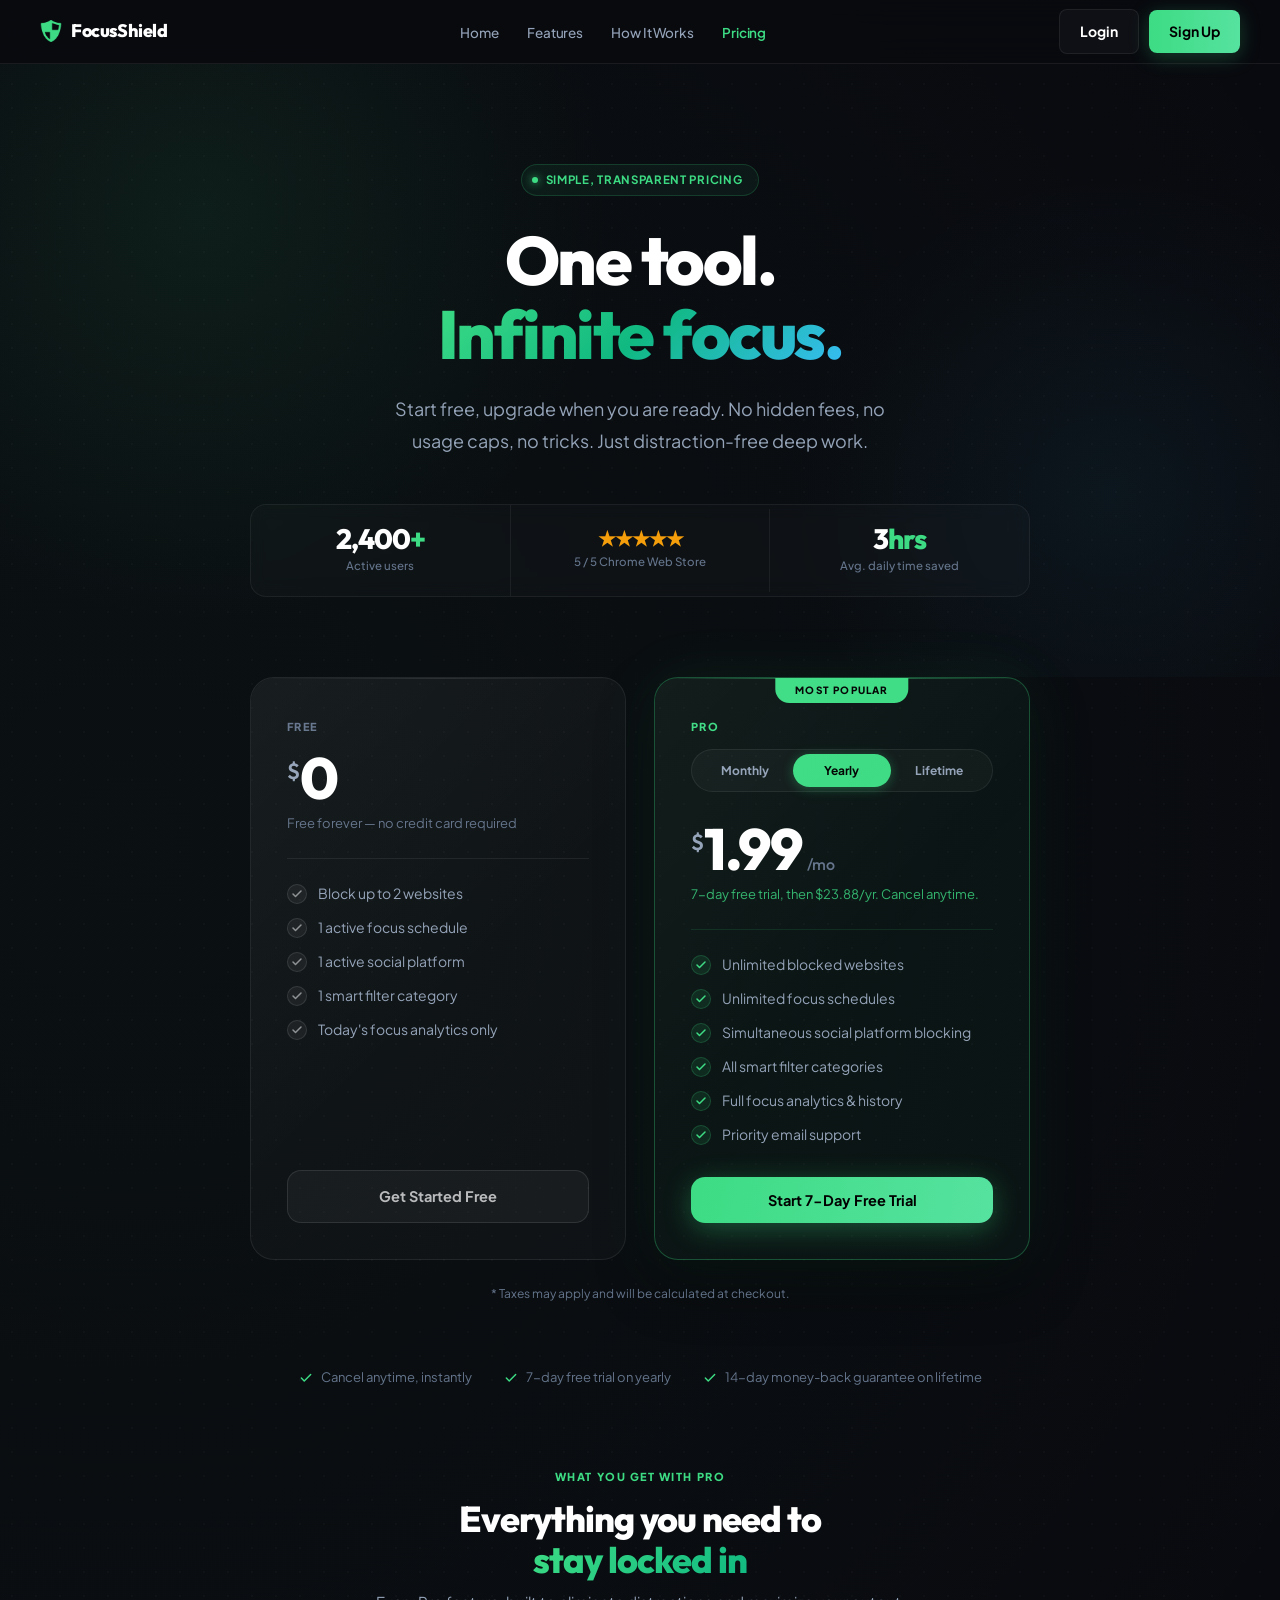
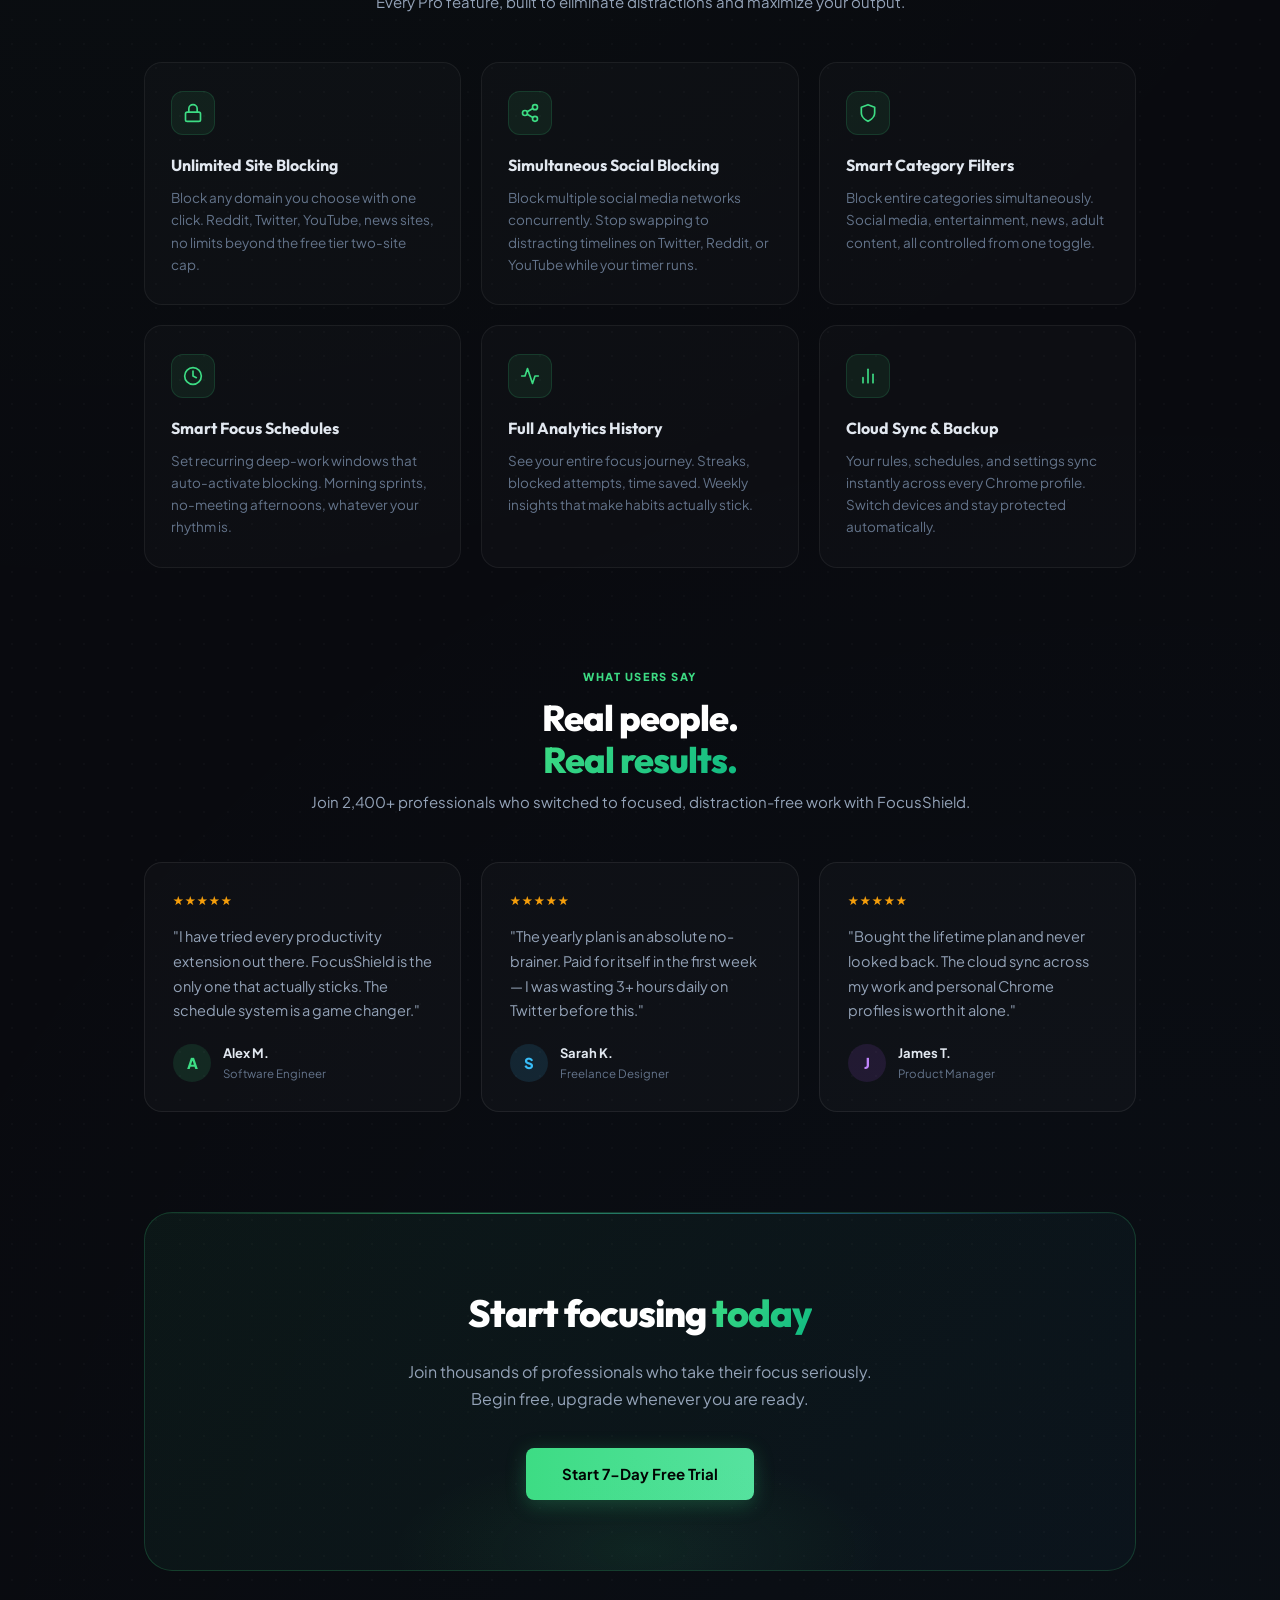
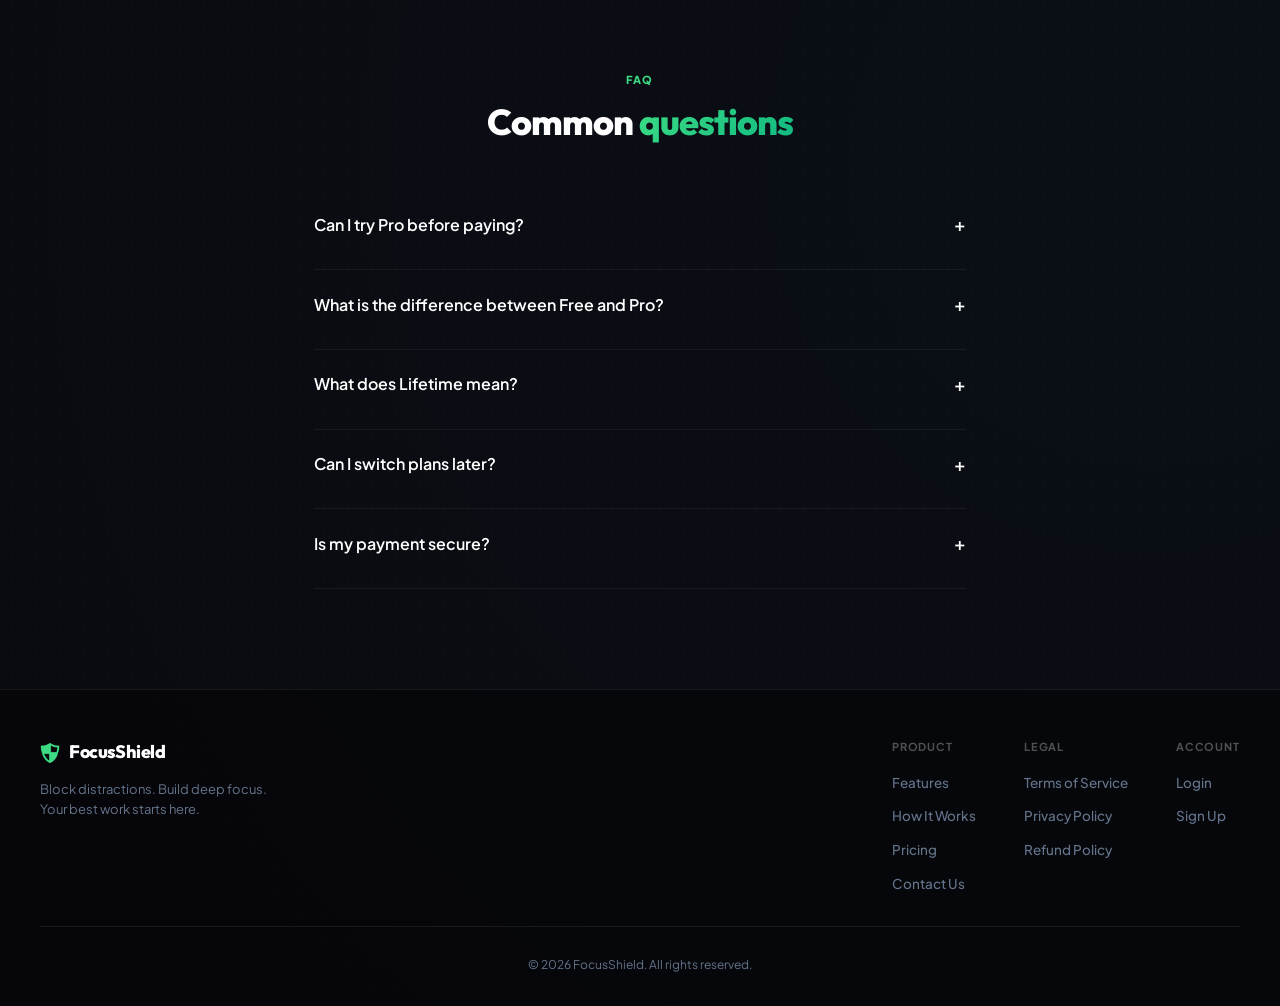
<file: website/pricing.html>
<!DOCTYPE html>
<html lang="en">
<head>
  <meta charset="UTF-8">
  <meta name="viewport" content="width=device-width, initial-scale=1.0">
  <title>Pricing — FocusShield</title>
  <meta name="description" content="Simple, transparent pricing for FocusShield Pro. Start free, upgrade when ready.">
  <link rel="icon" type="image/png" sizes="16x16" href="icons/icon16.png">
  <link rel="icon" type="image/png" sizes="48x48" href="icons/icon48.png">
  <link rel="stylesheet" href="styles.css?v=1.2">
  <style>
    html, body { overflow-x: hidden; width: 100%; }
    .pg-glow-a { position:absolute;width:900px;height:900px;border-radius:50%;background-image:radial-gradient(circle,rgba(61,220,132,0.08) 0%,transparent 65%);background-color:transparent;top:-300px;left:-250px;pointer-events:none;z-index:0; }
    .pg-glow-b { position:absolute;width:700px;height:700px;border-radius:50%;background-image:radial-gradient(circle,rgba(56,189,248,0.06) 0%,transparent 65%);background-color:transparent;top:80px;right:-180px;pointer-events:none;z-index:0; }
    /* Shared Page Layout Sections */
    .ph, .cards-section-wrap { width: 100%; padding-left: 24px; padding-right: 24px; box-sizing: border-box; }
    .ph { position:relative; text-align:center; padding-top:100px; padding-bottom:80px; overflow: hidden; }
    .ph-inner, .cards-wrap { width: 100%; max-width: 780px; margin: 0 auto; position: relative; box-sizing: border-box; }
    .ph-inner { z-index: 1; }
    .eyebrow { display:inline-flex;align-items:center;gap:8px;padding:6px 16px 6px 10px;background:rgba(61,220,132,0.06);border:1px solid rgba(61,220,132,0.18);border-radius:100px;font-size:11.5px;font-weight:700;color:var(--accent);letter-spacing:0.06em;text-transform:uppercase;margin-bottom:28px; }
    .eyebrow-dot { width:6px;height:6px;border-radius:50%;background:var(--accent);box-shadow:0 0 8px var(--accent);animation:blink 2s infinite; }
    @keyframes blink { 0%,100%{opacity:1;transform:scale(1)} 50%{opacity:.5;transform:scale(.75)} }
    .ph h1 { font-family:var(--font-headings);font-size:clamp(40px,6vw,68px);font-weight:800;line-height:1.08;letter-spacing:-2.5px;margin-bottom:22px;color:#fff; }
    .ph p { font-size:18px;color:var(--text-secondary);max-width:540px;margin:0 auto 40px;line-height:1.75; }
    /* Hero stats */
    .hero-stats { display:flex;justify-content:center;align-items:center;gap:0;flex-wrap:wrap;margin-top:48px;border:1px solid rgba(255,255,255,0.06);border-radius:16px;background:rgba(255,255,255,0.02);backdrop-filter:blur(8px);overflow:hidden; }
    .hs-item { flex:1;min-width:140px;padding:20px 28px;text-align:center;border-right:1px solid rgba(255,255,255,0.06); }
    .hs-item:last-child { border-right:none; }
    .hs-num { font-family:var(--font-headings);font-size:28px;font-weight:800;color:#fff;letter-spacing:-1px;line-height:1;margin-bottom:4px; }
    .hs-num span { color:var(--accent); }
    .hs-label { font-size:11.5px;color:var(--text-muted);font-weight:500; }
    /* Cards */
    .cards-wrap { padding-bottom: 64px; }
    .cards-grid { display:grid;grid-template-columns:repeat(2,minmax(0,1fr));gap:28px;align-items:stretch; }
    @media(max-width:768px){ .cards-grid{grid-template-columns:1fr;} .ph h1{font-size:38px;} .hero-stats{flex-direction:column;} .hs-item{border-right:none;border-bottom:1px solid rgba(255,255,255,0.06);width:100%;} .hs-item:last-child{border-bottom:none;} }
    .pc { background:rgba(255,255,255,0.025);border:1px solid rgba(255,255,255,0.08);border-radius:24px;padding:40px 36px 36px;display:flex;flex-direction:column;position:relative;overflow:hidden;transition:background 0.3s cubic-bezier(0.16, 1, 0.3, 1), border-color 0.3s cubic-bezier(0.16, 1, 0.3, 1), box-shadow 0.3s cubic-bezier(0.16, 1, 0.3, 1), transform 0.3s cubic-bezier(0.16, 1, 0.3, 1);width:100%; min-width:0; }
    .pc::after { content:'';position:absolute;inset:0;border-radius:24px;background:linear-gradient(135deg,rgba(255,255,255,0.035) 0%,transparent 55%);pointer-events:none; }
    .pc:hover { border-color:rgba(255,255,255,0.15);transform:translateY(-4px);box-shadow:0 32px 72px rgba(0,0,0,0.5); }
    .pc::before { content:'';position:absolute;top:0;left:0;right:0;height:1px;background:linear-gradient(90deg,transparent,rgba(255,255,255,0.1),transparent); }
    .pc.pop { background:rgba(61,220,132,0.04);border:1px solid rgba(61,220,132,0.3);box-shadow:0 0 60px rgba(61,220,132,0.08),0 24px 56px rgba(0,0,0,0.4); }
    .pc.pop:hover { border-color:rgba(61,220,132,0.48);box-shadow:0 0 90px rgba(61,220,132,0.13),0 36px 80px rgba(0,0,0,0.5);transform:translateY(-4px); }
    .pc.pop::before { background:linear-gradient(90deg,transparent,rgba(61,220,132,0.55),transparent); }
    .pop-pill { position:absolute;top:-1px;left:50%;transform:translateX(-50%);padding:5px 20px;background:var(--accent);color:#000;font-size:10px;font-weight:900;letter-spacing:0.12em;text-transform:uppercase;border-radius:0 0 14px 14px;white-space:nowrap;opacity:0;visibility:hidden;transition:opacity 0.3s cubic-bezier(0.16, 1, 0.3, 1), visibility 0.3s cubic-bezier(0.16, 1, 0.3, 1); }
    .pc.pop .pop-pill { opacity: 1; visibility: visible; }
    .pc-label { font-size:11px;font-weight:800;text-transform:uppercase;letter-spacing:0.12em;color:var(--text-muted);margin-bottom:14px; }
    .pc.pop .pc-label { color:var(--accent); }
    .card-switcher { display:flex;background:rgba(255,255,255,0.03);border:1px solid rgba(255,255,255,0.07);border-radius:100px;padding:4px;margin-bottom:28px;width:100%; }
    .sw-btn { flex:1;background:transparent;border:none;color:var(--text-secondary);padding:9px 10px;border-radius:100px;font-size:12px;font-weight:700;cursor:pointer;transition:var(--transition);font-family:var(--font-sans);text-align:center; }
    .sw-btn:hover { color:#fff; }
    .sw-btn.active { background:var(--accent);color:#000!important;box-shadow:0 2px 12px rgba(61,220,132,0.3); }
    .pc-price { font-family:var(--font-headings);font-size:58px;font-weight:800;letter-spacing:-2.5px;line-height:1;color:#fff;margin-bottom:6px; }
    .pc-price sup { font-size:22px;font-weight:600;color:var(--text-secondary);vertical-align:super;letter-spacing:0; }
    .pc-price .per { font-size:16px;font-weight:500;color:var(--text-muted);letter-spacing:0; margin-left: 6px; display: inline-block; }
    .pc-sub { font-size:13px;color:var(--text-muted);margin-bottom:0;min-height:18px; }
    .pc.pop .pc-sub { color:rgba(61,220,132,0.8); }
    .card-divider { height:1px;background:rgba(255,255,255,0.07);margin:24px 0; }
    .pc.pop .card-divider { background:rgba(61,220,132,0.12); }
    .card-features { list-style:none;display:flex;flex-direction:column;gap:13px;margin-bottom:32px; }
    .card-features li { display:flex;align-items:flex-start;gap:11px;font-size:14px;color:var(--text-secondary);line-height:1.5; }
    .card-features li strong { color:#e2e8f0;font-weight:700; }
    .chk { width:20px;height:20px;border-radius:50%;background:rgba(61,220,132,0.1);border:1px solid rgba(61,220,132,0.2);display:flex;align-items:center;justify-content:center;flex-shrink:0;margin-top:1px;color:var(--accent); }
    .pc:not(.pop) .chk { background:rgba(255,255,255,0.05);border-color:rgba(255,255,255,0.1);color:rgba(255,255,255,0.5); }
    #pro-card-container .chk { background:rgba(61,220,132,0.1);border-color:rgba(61,220,132,0.2);color:var(--accent); }
    .pc-cta { display:block;width:100%;padding:14px;border-radius:14px;font-family:var(--font-sans);font-size:14.5px;font-weight:700;cursor:pointer;border:none;transition:var(--transition);text-decoration:none;text-align:center;margin-top:auto; }
    .cta-ghost { background:rgba(255,255,255,0.04);border:1px solid rgba(255,255,255,0.1);color:rgba(255,255,255,0.7); }
    .cta-ghost:hover { border-color:rgba(255,255,255,0.24);color:#fff;background:rgba(255,255,255,0.07); }
    .cta-green { background:linear-gradient(100deg,var(--accent) 0%,#56e29f 100%);color:#000;box-shadow:0 6px 28px rgba(61,220,132,0.32); }
    .cta-green:hover { box-shadow:0 10px 40px rgba(61,220,132,0.48);transform:translateY(-2px); }
    /* Trust strip */
    .trust-strip { display:flex;justify-content:center;align-items:center;gap:32px;flex-wrap:wrap;padding:0 24px 80px;max-width:900px;margin:0 auto; }
    .trust-item { display:flex;align-items:center;gap:8px;font-size:13px;color:var(--text-muted); }
    .trust-item svg { color:var(--accent);flex-shrink:0; }
    /* Section common */
    .sp-header { text-align:center;margin-bottom:48px; }
    .section-overline { font-size:11px;font-weight:800;text-transform:uppercase;letter-spacing:0.14em;color:var(--accent);margin-bottom:12px;display:block; }
    .section-h2 { font-family:var(--font-headings);font-size:36px;font-weight:800;letter-spacing:-1px;color:#fff;line-height:1.15; }
    .section-h2 em { font-style:normal;background:linear-gradient(135deg,var(--accent),#10b981);-webkit-background-clip:text;-webkit-text-fill-color:transparent; }
    .section-sub { margin-top:10px;font-size:15px;color:var(--text-secondary); }
    /* Feature highlights */
    .fh-section { max-width:1040px;margin:0 auto;padding:0 24px 100px; }
    .fh-grid { display:grid;grid-template-columns:repeat(3,1fr);gap:20px; }
    @media(max-width:800px){ .fh-grid{grid-template-columns:1fr;} }
    @media(min-width:550px) and (max-width:799px){ .fh-grid{grid-template-columns:repeat(2,1fr);} }
    .fh-card { background:rgba(255,255,255,0.02);border:1px solid rgba(255,255,255,0.06);border-radius:18px;padding:28px 26px;transition:var(--transition); }
    .fh-card:hover { border-color:rgba(61,220,132,0.18);background:rgba(61,220,132,0.02); }
    .fh-icon { width:44px;height:44px;border-radius:12px;background:rgba(61,220,132,0.08);border:1px solid rgba(61,220,132,0.15);display:flex;align-items:center;justify-content:center;margin-bottom:18px;color:var(--accent); }
    .fh-title { font-family:var(--font-headings);font-size:16px;font-weight:700;color:#e2e8f0;margin-bottom:8px; }
    .fh-desc { font-size:13.5px;color:var(--text-muted);line-height:1.65; }
    /* Testimonials */
    .sp-section, .upgrade-banner { width: 100%; max-width: 1040px; margin: 0 auto; padding: 0 24px 100px; box-sizing: border-box; }
    .testimonials-grid { display:grid;grid-template-columns:repeat(3,1fr);gap:20px; }
    @media(max-width:900px){ .testimonials-grid{grid-template-columns:1fr;} }
    @media(min-width:600px) and (max-width:899px){ .testimonials-grid{grid-template-columns:repeat(2,1fr);} }
    .tcard { background:rgba(255,255,255,0.025);border:1px solid rgba(255,255,255,0.07);border-radius:18px;padding:28px;position:relative;transition:var(--transition); }
    .tcard:hover { border-color:rgba(255,255,255,0.12);transform:translateY(-3px); }
    .tcard-quote { font-size:14.5px;line-height:1.7;color:var(--text-secondary);margin-bottom:20px; }
    .tcard-quote strong { color:#e2e8f0;font-weight:600; }
    .tcard-author { display:flex;align-items:center;gap:12px; }
    .tcard-avatar { width:38px;height:38px;border-radius:50%;display:flex;align-items:center;justify-content:center;font-size:15px;font-weight:800;flex-shrink:0; }
    .tcard-name { font-size:13px;font-weight:700;color:#e2e8f0; }
    .tcard-role { font-size:11.5px;color:var(--text-muted);margin-top:1px; }
    .tcard-stars { font-size:12px;letter-spacing:1px;color:#f59e0b;margin-bottom:14px;display:block; }
    /* FAQ */
    .faq-section { width:100%; max-width:700px; margin:0 auto; padding:0 24px 100px; box-sizing: border-box; }
    .faq-item { border-bottom:1px solid rgba(255,255,255,0.06); }
    .faq-item:first-of-type { border-top:1px solid rgba(255,255,255,0.06); }
    /* CTA Banner */

    .upgrade-inner { background:linear-gradient(135deg,rgba(61,220,132,0.06) 0%,rgba(56,189,248,0.03) 100%);border:1px solid rgba(61,220,132,0.2);border-radius:28px;padding:70px 48px;text-align:center;position:relative;overflow:hidden; }
    .upgrade-inner::before { content:'';position:absolute;top:0;left:0;right:0;height:1px;background:linear-gradient(90deg,transparent,rgba(61,220,132,0.6),rgba(56,189,248,0.4),transparent); }
    .upgrade-inner::after { content:'';position:absolute;bottom:-80px;left:50%;transform:translateX(-50%);width:500px;height:200px;background:radial-gradient(ellipse,rgba(61,220,132,0.08) 0%,transparent 70%);pointer-events:none; }
    .upgrade-inner h3 { font-family:var(--font-headings);font-size:38px;font-weight:800;letter-spacing:-1px;margin-bottom:14px;color:#fff; }
    .upgrade-inner h3 em { font-style:normal;background:linear-gradient(135deg,var(--accent),#10b981);-webkit-background-clip:text;-webkit-text-fill-color:transparent; }
    .upgrade-inner p { font-size:16px;color:var(--text-secondary);margin-bottom:36px;line-height:1.7;max-width:500px;margin-left:auto;margin-right:auto; }
    .upgrade-btns { display:flex;gap:14px;justify-content:center;flex-wrap:wrap; }
    .upgrade-note { margin-top:18px;font-size:12.5px;color:var(--text-muted); }
    /* Animations */
    @keyframes fadeUp { from{opacity:0;transform:translateY(22px)} to{opacity:1;transform:translateY(0)} }
    .au  { animation:fadeUp .55s cubic-bezier(.16,1,.3,1) both }
    .d1  { animation-delay:.06s }
    .d2  { animation-delay:.14s }
    .d3  { animation-delay:.22s }
    .d4  { animation-delay:.30s }
    .d5  { animation-delay:.38s }
  </style>
</head>
<body>
  <!-- Nav -->
  <header class="navbar">
    <div class="nav-container">
      <a href="index.html" class="logo"><img src="icons/icon128.png" width="22" height="22" alt="FocusShield Logo"><span>FocusShield</span></a>
      <ul class="nav-links">
        <li><a href="index.html">Home</a></li>
        <li><a href="index.html#features">Features</a></li>
        <li><a href="index.html#how-it-works">How It Works</a></li>
        <li><a href="pricing.html" class="active">Pricing</a></li>
      </ul>
      <div class="nav-actions">
        <a href="login.html" class="nav-login">Login</a>
        <a href="signup.html" class="nav-signup">Sign Up</a>
      </div>
      <button class="nav-toggle" id="nav-toggle" aria-label="Open menu">
        <span></span><span></span><span></span>
      </button>
    </div>
  </header>
  <nav class="mobile-menu" id="mobile-menu">
    <a href="index.html">Home</a>
    <a href="index.html#features">Features</a>
    <a href="index.html#how-it-works">How It Works</a>
    <a href="pricing.html">Pricing</a>
    <div class="mobile-menu-divider"></div>
    <a href="login.html">Login</a>
    <a href="signup.html" class="mobile-signup">Sign Up Free</a>
  </nav>

  <!-- Hero -->
  <div class="ph">
    <div class="pg-glow-a"></div>
    <div class="pg-glow-b"></div>
    <div class="ph-inner">
      <div class="eyebrow au"><span class="eyebrow-dot"></span>Simple, transparent pricing</div>
      <h1 class="au d1">One tool.<br>
        <span style="background:linear-gradient(135deg,var(--accent) 0%,#10b981 50%,var(--sky) 100%);-webkit-background-clip:text;-webkit-text-fill-color:transparent;">Infinite focus.</span>
      </h1>
      <p class="au d2">Start free, upgrade when you are ready. No hidden fees, no usage caps, no tricks. Just distraction-free deep work.</p>
      <div class="hero-stats au d3">
        <div class="hs-item"><div class="hs-num">2,400<span>+</span></div><div class="hs-label">Active users</div></div>
        <div class="hs-item"><div class="hs-num" style="color:#f59e0b;font-size:20px;">&#9733;&#9733;&#9733;&#9733;&#9733;</div><div class="hs-label">5 / 5 Chrome Web Store</div></div>
        <div class="hs-item"><div class="hs-num">3<span>hrs</span></div><div class="hs-label">Avg. daily time saved</div></div>
      </div>
    </div>
  </div>

  <!-- Pricing Cards -->
  <div class="cards-section-wrap" id="pricing-plans">
    <div class="cards-wrap">
      <div class="cards-grid">
        <!-- Free -->
        <div class="pc au d1">
          <div class="pc-label">Free</div>
          <div class="pc-price"><sup>$</sup>0<span class="per"></span></div>
          <div class="pc-sub">Free forever &mdash; no credit card required</div>
          <div class="card-divider"></div>
          <ul class="card-features">
            <li><span class="chk"><svg width="12" height="12" viewBox="0 0 24 24" fill="none" stroke="currentColor" stroke-width="3" stroke-linecap="round" stroke-linejoin="round"><polyline points="20 6 9 17 4 12"/></svg></span>Block up to 2 websites</li>
            <li><span class="chk"><svg width="12" height="12" viewBox="0 0 24 24" fill="none" stroke="currentColor" stroke-width="3" stroke-linecap="round" stroke-linejoin="round"><polyline points="20 6 9 17 4 12"/></svg></span>1 active focus schedule</li>
            <li><span class="chk"><svg width="12" height="12" viewBox="0 0 24 24" fill="none" stroke="currentColor" stroke-width="3" stroke-linecap="round" stroke-linejoin="round"><polyline points="20 6 9 17 4 12"/></svg></span>1 active social platform</li>
            <li><span class="chk"><svg width="12" height="12" viewBox="0 0 24 24" fill="none" stroke="currentColor" stroke-width="3" stroke-linecap="round" stroke-linejoin="round"><polyline points="20 6 9 17 4 12"/></svg></span>1 smart filter category</li>
            <li><span class="chk"><svg width="12" height="12" viewBox="0 0 24 24" fill="none" stroke="currentColor" stroke-width="3" stroke-linecap="round" stroke-linejoin="round"><polyline points="20 6 9 17 4 12"/></svg></span>Today's focus analytics only</li>
          </ul>
          <a href="signup.html" id="free-plan-btn" class="pc-cta cta-ghost">Get Started Free</a>
        </div>
        <!-- Pro -->
        <div class="pc pop au d2" id="pro-card-container">
          <div class="pop-pill" id="pro-popular-badge">Most Popular</div>
          <div class="pc-label">Pro</div>
          <div class="card-switcher">
            <button type="button" class="sw-btn" data-type="monthly">Monthly</button>
            <button type="button" class="sw-btn active" data-type="yearly">Yearly</button>
            <button type="button" class="sw-btn" data-type="lifetime">Lifetime</button>
          </div>
          <div class="pc-price" id="pro-price-num"><sup>$</sup>1.99<span class="per">/mo</span></div>
          <div class="pc-sub" id="pro-billing-sub">7-day free trial, then $23.88/yr. Cancel anytime.</div>
          <div class="card-divider"></div>
          <ul class="card-features">
            <li><span class="chk"><svg width="12" height="12" viewBox="0 0 24 24" fill="none" stroke="currentColor" stroke-width="3" stroke-linecap="round" stroke-linejoin="round"><polyline points="20 6 9 17 4 12"/></svg></span>Unlimited blocked websites</li>
            <li><span class="chk"><svg width="12" height="12" viewBox="0 0 24 24" fill="none" stroke="currentColor" stroke-width="3" stroke-linecap="round" stroke-linejoin="round"><polyline points="20 6 9 17 4 12"/></svg></span>Unlimited focus schedules</li>
            <li><span class="chk"><svg width="12" height="12" viewBox="0 0 24 24" fill="none" stroke="currentColor" stroke-width="3" stroke-linecap="round" stroke-linejoin="round"><polyline points="20 6 9 17 4 12"/></svg></span>Simultaneous social platform blocking</li>
            <li><span class="chk"><svg width="12" height="12" viewBox="0 0 24 24" fill="none" stroke="currentColor" stroke-width="3" stroke-linecap="round" stroke-linejoin="round"><polyline points="20 6 9 17 4 12"/></svg></span>All smart filter categories</li>
            <li><span class="chk"><svg width="12" height="12" viewBox="0 0 24 24" fill="none" stroke="currentColor" stroke-width="3" stroke-linecap="round" stroke-linejoin="round"><polyline points="20 6 9 17 4 12"/></svg></span>Full focus analytics &amp; history</li>
            <li><span class="chk"><svg width="12" height="12" viewBox="0 0 24 24" fill="none" stroke="currentColor" stroke-width="3" stroke-linecap="round" stroke-linejoin="round"><polyline points="20 6 9 17 4 12"/></svg></span>Priority email support</li>
          </ul>
          <button class="pc-cta cta-green checkout-btn" id="pro-card-cta" data-plan="Pro Yearly Plan" data-price="$23.88/yr" data-plan-type="yearly">Start 7-Day Free Trial</button>
        </div>
      </div>
      <div style="text-align: center; margin-top: 24px; font-size: 12px; color: var(--text-muted);" class="au d3">
        * Taxes may apply and will be calculated at checkout.
      </div>
    </div>
  </div>

  <!-- Trust Strip -->
  <div class="trust-strip au d4">
    <div class="trust-item"><svg width="14" height="14" viewBox="0 0 24 24" fill="none" stroke="currentColor" stroke-width="2.5" stroke-linecap="round" stroke-linejoin="round"><polyline points="20 6 9 17 4 12"/></svg>Cancel anytime, instantly</div>
    <div class="trust-item"><svg width="14" height="14" viewBox="0 0 24 24" fill="none" stroke="currentColor" stroke-width="2.5" stroke-linecap="round" stroke-linejoin="round"><polyline points="20 6 9 17 4 12"/></svg>7-day free trial on yearly</div>
    <div class="trust-item"><svg width="14" height="14" viewBox="0 0 24 24" fill="none" stroke="currentColor" stroke-width="2.5" stroke-linecap="round" stroke-linejoin="round"><polyline points="20 6 9 17 4 12"/></svg>14-day money-back guarantee on lifetime</div>
  </div>

  <!-- Feature Highlights -->
  <div class="fh-section">
    <div class="sp-header au">
      <span class="section-overline">What you get with Pro</span>
      <h2 class="section-h2">Everything you need to<br><em>stay locked in</em></h2>
      <p class="section-sub">Every Pro feature, built to eliminate distractions and maximize your output.</p>
    </div>
    <div class="fh-grid">
      <div class="fh-card au d1">
        <div class="fh-icon"><svg width="20" height="20" viewBox="0 0 24 24" fill="none" stroke="currentColor" stroke-width="2" stroke-linecap="round" stroke-linejoin="round"><rect x="3" y="11" width="18" height="11" rx="2"/><path d="M7 11V7a5 5 0 0 1 10 0v4"/></svg></div>
        <div class="fh-title">Unlimited Site Blocking</div>
        <div class="fh-desc">Block any domain you choose with one click. Reddit, Twitter, YouTube, news sites, no limits beyond the free tier two-site cap.</div>
      </div>
      <div class="fh-card au d2">
        <div class="fh-icon"><svg width="20" height="20" viewBox="0 0 24 24" fill="none" stroke="currentColor" stroke-width="2" stroke-linecap="round" stroke-linejoin="round"><circle cx="18" cy="5" r="3"/><circle cx="6" cy="12" r="3"/><circle cx="18" cy="19" r="3"/><line x1="8.59" y1="13.51" x2="15.42" y2="17.49"/><line x1="8.59" y1="10.49" x2="15.42" y2="6.51"/></svg></div>
        <div class="fh-title">Simultaneous Social Blocking</div>
        <div class="fh-desc">Block multiple social media networks concurrently. Stop swapping to distracting timelines on Twitter, Reddit, or YouTube while your timer runs.</div>
      </div>
      <div class="fh-card au d3">
        <div class="fh-icon"><svg width="20" height="20" viewBox="0 0 24 24" fill="none" stroke="currentColor" stroke-width="2" stroke-linecap="round" stroke-linejoin="round"><path d="M12 22s8-4 8-10V5l-8-3-8 3v7c0 6 8 10 8 10z"/></svg></div>
        <div class="fh-title">Smart Category Filters</div>
        <div class="fh-desc">Block entire categories simultaneously. Social media, entertainment, news, adult content, all controlled from one toggle.</div>
      </div>
      <div class="fh-card au d1">
        <div class="fh-icon"><svg width="20" height="20" viewBox="0 0 24 24" fill="none" stroke="currentColor" stroke-width="2" stroke-linecap="round" stroke-linejoin="round"><circle cx="12" cy="12" r="10"/><polyline points="12 6 12 12 16 14"/></svg></div>
        <div class="fh-title">Smart Focus Schedules</div>
        <div class="fh-desc">Set recurring deep-work windows that auto-activate blocking. Morning sprints, no-meeting afternoons, whatever your rhythm is.</div>
      </div>
      <div class="fh-card au d2">
        <div class="fh-icon"><svg width="20" height="20" viewBox="0 0 24 24" fill="none" stroke="currentColor" stroke-width="2" stroke-linecap="round" stroke-linejoin="round"><polyline points="22 12 18 12 15 21 9 3 6 12 2 12"/></svg></div>
        <div class="fh-title">Full Analytics History</div>
        <div class="fh-desc">See your entire focus journey. Streaks, blocked attempts, time saved. Weekly insights that make habits actually stick.</div>
      </div>
      <div class="fh-card au d3">
        <div class="fh-icon"><svg width="20" height="20" viewBox="0 0 24 24" fill="none" stroke="currentColor" stroke-width="2" stroke-linecap="round" stroke-linejoin="round"><path d="M18 20V10"/><path d="M12 20V4"/><path d="M6 20v-6"/></svg></div>
        <div class="fh-title">Cloud Sync &amp; Backup</div>
        <div class="fh-desc">Your rules, schedules, and settings sync instantly across every Chrome profile. Switch devices and stay protected automatically.</div>
      </div>
    </div>
  </div>

  <!-- Testimonials -->
  <div class="sp-section">
    <div class="sp-header au">
      <span class="section-overline">What users say</span>
      <h2 class="section-h2">Real people.<br><em>Real results.</em></h2>
      <p class="section-sub">Join 2,400+ professionals who switched to focused, distraction-free work with FocusShield.</p>
    </div>
    <div class="testimonials-grid">
      <div class="tcard au d1">
        <div class="tcard-stars">&#9733;&#9733;&#9733;&#9733;&#9733;</div>
        <p class="tcard-quote">"I have tried every productivity extension out there. FocusShield is the only one that actually sticks. The schedule system is a game changer."</p>
        <div class="tcard-author">
          <div class="tcard-avatar" style="background:rgba(61,220,132,0.12);color:var(--accent);">A</div>
          <div><div class="tcard-name">Alex M.</div><div class="tcard-role">Software Engineer</div></div>
        </div>
      </div>
      <div class="tcard au d2">
        <div class="tcard-stars">&#9733;&#9733;&#9733;&#9733;&#9733;</div>
        <p class="tcard-quote">"The yearly plan is an absolute no-brainer. Paid for itself in the first week — I was wasting 3+ hours daily on Twitter before this."</p>
        <div class="tcard-author">
          <div class="tcard-avatar" style="background:rgba(56,189,248,0.12);color:var(--sky);">S</div>
          <div><div class="tcard-name">Sarah K.</div><div class="tcard-role">Freelance Designer</div></div>
        </div>
      </div>
      <div class="tcard au d3">
        <div class="tcard-stars">&#9733;&#9733;&#9733;&#9733;&#9733;</div>
        <p class="tcard-quote">"Bought the lifetime plan and never looked back. The cloud sync across my work and personal Chrome profiles is worth it alone."</p>
        <div class="tcard-author">
          <div class="tcard-avatar" style="background:rgba(168,85,247,0.12);color:#c084fc;">J</div>
          <div><div class="tcard-name">James T.</div><div class="tcard-role">Product Manager</div></div>
        </div>
      </div>
    </div>
  </div>

  <!-- Final CTA -->
  <div class="upgrade-banner au">
    <div class="upgrade-inner">
      <h3>Start focusing <em>today</em></h3>
      <p>Join thousands of professionals who take their focus seriously. Begin free, upgrade whenever you are ready.</p>
      <div class="upgrade-btns">
        <a href="#pricing-plans" class="btn btn-primary" style="padding:14px 36px;font-size:15px;">Start 7-Day Free Trial</a>
      </div>
    </div>
  </div>

  <!-- FAQ -->
  <div class="faq-section">
    <div class="sp-header au">
      <span class="section-overline">FAQ</span>
      <h2 class="section-h2">Common <em>questions</em></h2>
    </div>
    <div class="faq-item">
      <div class="faq-question">Can I try Pro before paying?<span class="faq-icon">+</span></div>
      <div class="faq-answer">Yes. The Yearly plan includes a 7-day free trial. No credit card needed to start. Cancel before the trial ends and you will not be charged.</div>
    </div>
    <div class="faq-item">
      <div class="faq-question">What is the difference between Free and Pro?<span class="faq-icon">+</span></div>
      <div class="faq-answer">Free lets you block up to 2 websites, create 1 schedule, and see today's analytics. Pro removes every limit: unlimited blocks, unlimited schedules, full analytics history, cloud sync, and priority support.</div>
    </div>
    <div class="faq-item">
      <div class="faq-question">What does Lifetime mean?<span class="faq-icon">+</span></div>
      <div class="faq-answer">Pay $49.99 once and get all Pro features permanently, including every future update we ship. No renewals, no surprises.</div>
    </div>
    <div class="faq-item">
      <div class="faq-question">Can I switch plans later?<span class="faq-icon">+</span></div>
      <div class="faq-answer">Absolutely. You can upgrade from Monthly to Yearly or Lifetime at any time and we will prorate the difference. Downgrading to Free is also instant, no questions asked.</div>
    </div>
    <div class="faq-item">
      <div class="faq-question">Is my payment secure?<span class="faq-icon">+</span></div>
      <div class="faq-answer">All payments are processed securely by Paddle, a certified Merchant of Record. FocusShield never stores your card details.</div>
    </div>
  </div>

  <!-- Checkout Modal -->
  <div id="checkout-modal" class="modal">
    <div class="modal-content">
      <div class="modal-close" id="modal-close-btn">&times;</div>
      <div style="text-align:center;margin-bottom:24px;">
        <span style="font-size:11px;text-transform:uppercase;letter-spacing:.05em;color:var(--accent);font-weight:700;">Paddle Secure Checkout</span>
        <h2 style="font-family:var(--font-headings);font-size:24px;font-weight:800;margin-top:6px;" id="checkout-plan-name">Pro Plan</h2>
        <p style="font-size:14px;color:#fff;font-weight:700;margin-bottom:4px;" id="checkout-plan-price">$23.88/yr</p>
        <p style="font-size:11px;color:var(--text-muted);">Taxes may apply and will be calculated at checkout.</p>
      </div>
      <form id="checkout-form" style="display:flex;flex-direction:column;gap:16px;">
        <div class="form-group"><label>Email Address</label><input type="email" id="checkout-email" class="form-input" required placeholder="name@example.com"></div>
        <div class="form-group"><label>Card Details</label>
          <div style="display:flex;background:rgba(255,255,255,0.02);border:1px solid var(--border);border-radius:var(--radius-sm);padding:4px;">
            <input type="text" class="form-input" placeholder="4242 4242 4242 4242" style="border:none;background:transparent;" required>
            <input type="text" class="form-input" placeholder="MM/YY" style="border:none;background:transparent;width:70px;" required>
            <input type="text" class="form-input" placeholder="CVC" style="border:none;background:transparent;width:60px;" required>
          </div>
        </div>
        <button type="submit" class="btn btn-primary" style="width:100%;padding:14px;font-size:15px;">Complete Payment</button>
      </form>
    </div>
  </div>

  <!-- Success Modal -->
  <div id="success-modal" class="modal">
    <div class="modal-content" style="text-align:center;">
      <div style="width:64px;height:64px;border-radius:50%;background:rgba(61,220,132,0.1);border:1px solid rgba(61,220,132,0.3);display:flex;align-items:center;justify-content:center;margin:0 auto 20px;">
        <svg xmlns="http://www.w3.org/2000/svg" width="30" height="30" viewBox="0 0 24 24" fill="none" stroke="var(--accent)" stroke-width="2.5" stroke-linecap="round" stroke-linejoin="round"><polyline points="20 6 9 17 4 12"/></svg>
      </div>
      <h2 style="font-family:var(--font-headings);font-size:28px;font-weight:800;margin-bottom:10px;">Welcome to FocusShield Pro!</h2>
      <p style="font-size:14px;color:var(--text-secondary);margin-bottom:28px;line-height:1.7;">You now have full access to all FocusShield Pro features. Happy focusing!</p>
      <a href="account.html" class="btn btn-primary" style="width:100%;padding:13px;">Go to Dashboard</a>
    </div>
  </div>

  <!-- Footer -->
  <footer>
    <div class="footer-container">
      <div class="footer-top">
        <div class="footer-brand">
          <a href="index.html" class="logo"><img src="icons/icon128.png" width="20" height="20" alt="FocusShield Logo"><span>FocusShield</span></a>
          <p class="footer-brand-tagline">Block distractions. Build deep focus.<br>Your best work starts here.</p>
        </div>
        <nav class="footer-nav">
          <div class="footer-nav-group">
            <div class="footer-nav-label">Product</div>
            <a href="index.html#features" class="footer-nav-link">Features</a>
            <a href="index.html#how-it-works" class="footer-nav-link">How It Works</a>
            <a href="pricing.html" class="footer-nav-link">Pricing</a>
            <a href="contact.html" class="footer-nav-link">Contact Us</a>
          </div>
          <div class="footer-nav-group">
            <div class="footer-nav-label">Legal</div>
            <a href="terms.html" class="footer-nav-link">Terms of Service</a>
            <a href="privacy.html" class="footer-nav-link">Privacy Policy</a>
            <a href="refund.html" class="footer-nav-link">Refund Policy</a>
          </div>
          <div class="footer-nav-group">
            <div class="footer-nav-label">Account</div>
            <a href="login.html" class="footer-nav-link">Login</a>
            <a href="signup.html" class="footer-nav-link">Sign Up</a>
          </div>
        </nav>
      </div>
      <div class="footer-bottom">
        <p class="footer-copy">&copy; 2026 FocusShield. All rights reserved.</p>
      </div>
    </div>
  </footer>

  <script src="https://cdn.paddle.com/paddle/v2/paddle.js"></script>
  <script src="supabase.js?v=2"></script>
  <script src="app.js?v=9"></script>
  <script>
    // ── Custom Toast Notification Helper ──
    function showNotification(message, type = 'success') {
      let container = document.getElementById('toast-container');
      if (!container) {
        container = document.createElement('div');
        container.id = 'toast-container';
        container.style.cssText = 'position: fixed; bottom: 24px; right: 24px; z-index: 10000; display: flex; flex-direction: column; gap: 12px; font-family: inherit; pointer-events: none;';
        document.body.appendChild(container);
      }
      const toast = document.createElement('div');
      toast.style.cssText = `
        background: rgba(18, 18, 18, 0.85);
        backdrop-filter: blur(12px);
        -webkit-backdrop-filter: blur(12px);
        border: 1px solid ${type === 'success' ? 'rgba(61, 220, 132, 0.25)' : 'rgba(255, 75, 75, 0.25)'};
        color: ${type === 'success' ? '#3ddc84' : '#ff4b4b'};
        padding: 14px 20px;
        border-radius: 12px;
        font-size: 14px;
        font-weight: 500;
        box-shadow: 0 8px 32px rgba(0, 0, 0, 0.35);
        display: flex;
        align-items: center;
        gap: 10px;
        transform: translateY(20px);
        opacity: 0;
        transition: all 0.35s cubic-bezier(0.175, 0.885, 0.32, 1.275);
        pointer-events: auto;
        max-width: 320px;
      `;
      
      const icon = document.createElement('span');
      icon.style.cssText = 'display: flex; align-items: center;';
      icon.innerHTML = type === 'success' 
        ? `<svg width="18" height="18" viewBox="0 0 24 24" fill="none" stroke="currentColor" stroke-width="2.5"><path d="M22 11.08V12a10 10 0 1 1-5.93-9.14"/><polyline points="22 4 12 14.01 9 11.01"/></svg>`
        : `<svg width="18" height="18" viewBox="0 0 24 24" fill="none" stroke="currentColor" stroke-width="2.5"><circle cx="12" cy="12" r="10"/><line x1="12" y1="8" x2="12" y2="12"/><line x1="12" y1="16" x2="12.01" y2="16"/></svg>`;
      
      const text = document.createElement('span');
      text.innerText = message;
      
      toast.appendChild(icon);
      toast.appendChild(text);
      container.appendChild(toast);
      
      setTimeout(() => {
        toast.style.transform = 'translateY(0)';
        toast.style.opacity = '1';
      }, 50);
      
      setTimeout(() => {
        toast.style.transform = 'translateY(20px)';
        toast.style.opacity = '0';
        setTimeout(() => toast.remove(), 350);
      }, 4000);
    }

    // ── Custom Confirm Dialog Helper ──
    function showConfirmDialog(message, onConfirm) {
      let overlay = document.getElementById('confirm-overlay');
      if (!overlay) {
        overlay = document.createElement('div');
        overlay.id = 'confirm-overlay';
        overlay.style.cssText = 'position: fixed; top: 0; left: 0; width: 100vw; height: 100vh; background: rgba(0,0,0,0.65); backdrop-filter: blur(8px); -webkit-backdrop-filter: blur(8px); z-index: 11000; display: flex; align-items: center; justify-content: center; opacity: 0; transition: opacity 0.25s ease; pointer-events: none;';
        document.body.appendChild(overlay);
      }
      
      overlay.innerHTML = `
        <div style="background: #121212; border: 1px solid var(--border); border-radius: 16px; padding: 24px; max-width: 400px; width: 90%; box-shadow: 0 20px 40px rgba(0,0,0,0.5); display: flex; flex-direction: column; gap: 16px; transform: scale(0.95); transition: transform 0.25s cubic-bezier(0.175, 0.885, 0.32, 1.275);">
          <h4 style="font-family: var(--font-headings); font-size: 18px; font-weight: 700; color: #fff; margin: 0;">Confirm Action</h4>
          <p style="font-size: 14px; color: var(--text-secondary); line-height: 1.5; margin: 0;">${message}</p>
          <div style="display: flex; justify-content: flex-end; gap: 12px; margin-top: 8px;">
            <button id="confirm-cancel-btn" class="btn btn-secondary" style="font-size: 13px; padding: 8px 16px; cursor: pointer;">Cancel</button>
            <button id="confirm-ok-btn" class="btn btn-primary" style="font-size: 13px; padding: 8px 16px; color: #000; cursor: pointer;">Confirm</button>
          </div>
        </div>
      `;
      
      const modal = overlay.firstElementChild;
      
      overlay.style.pointerEvents = 'auto';
      overlay.style.opacity = '1';
      setTimeout(() => {
        modal.style.transform = 'scale(1)';
      }, 50);
      
      const closeDialog = () => {
        modal.style.transform = 'scale(0.95)';
        overlay.style.opacity = '0';
        overlay.style.pointerEvents = 'none';
      };
      
      document.getElementById('confirm-cancel-btn').onclick = () => {
        closeDialog();
      };
      
      document.getElementById('confirm-ok-btn').onclick = () => {
        closeDialog();
        onConfirm();
      };
    }

    const proPricing = {
      monthly:  { html: '<sup>$</sup>2.99<span class="per">/mo</span>',  billing: 'Billed monthly. Cancel anytime.',              cta: 'Get Pro Monthly',        planName: 'Pro Monthly Plan',  priceVal: '$2.99/mo',  popular: false },
      yearly:   { html: '<!-- price-num --><sup>$</sup>1.99<span class="per">/mo</span>', billing: '7-day free trial, then $23.88/yr. Cancel anytime.', cta: 'Start 7-Day Free Trial', planName: 'Pro Yearly Plan',   priceVal: '$23.88/yr', popular: true  },
      lifetime: { html: '<sup>$</sup>49.99<span class="per"></span>',    billing: 'One-time payment. Lifetime updates.',            cta: 'Buy Lifetime Pro',       planName: 'Pro Lifetime Plan', priceVal: '$49.99',    popular: false }
    };
    function selectProPlan(type) {
      document.querySelectorAll('.sw-btn').forEach(b => b.classList.toggle('active', b.getAttribute('data-type') === type));
      const d = proPricing[type];
      document.getElementById('pro-price-num').innerHTML   = d.html;
      document.getElementById('pro-billing-sub').innerHTML = d.billing;
      const btn = document.getElementById('pro-card-cta');
      // Store the default CTA as data attribute — updateProBtn will decide actual text for Pro users
      btn.setAttribute('data-default-cta', d.cta);
      btn.setAttribute('data-plan', d.planName);
      btn.setAttribute('data-price', d.priceVal);
      btn.setAttribute('data-plan-type', type);
      document.getElementById('pro-card-container').classList.toggle('pop', d.popular);
    }

    window.addEventListener('load', async () => {
      // Wire up plan switcher buttons
      document.querySelectorAll('.sw-btn').forEach(btn => {
        btn.addEventListener('click', () => {
          const type = btn.getAttribute('data-type');
          selectProPlan(type);
          // updateProBtn is called inside renderPricingButtons — trigger it via custom event
          document.dispatchEvent(new CustomEvent('plan-tab-changed'));
        });
      });

      const successModal = document.getElementById('success-modal');
      const emailInput   = document.getElementById('checkout-email');

      // ── Fetch live plan info from Supabase ──
      let userPlanType = 'free';
      let userSession  = null;
      if (window.supabaseClient) {
        const { data } = await window.supabaseClient.auth.getSession();
        userSession = data?.session ?? null;
        if (userSession) {
          emailInput.value = userSession.user.email || '';
          const { data: profile } = await window.supabaseClient
            .from('profiles').select('plan_type, is_premium').eq('id', userSession.user.id).maybeSingle();
          if (profile) {
            if (profile.is_premium) {
              // If the database has plan_type as 'free' or null, but they are premium, default to 'yearly' (or monthly/lifetime)
              userPlanType = (profile.plan_type && profile.plan_type !== 'free') ? profile.plan_type : 'yearly';
            } else {
              userPlanType = 'free';
            }
          }
        }
      }

      // ── Render smart buttons based on plan_type ──
      function renderPricingButtons(planType) {
        const freeBtn = document.getElementById('free-plan-btn');
        const proBtn  = document.getElementById('pro-card-cta');
        const swBtns  = document.querySelectorAll('.sw-btn');

        const isPro = planType !== 'free' && !planType.endsWith('_cancelled');

        // Free card button
        if (freeBtn) {
          if (!userSession) {
            // User is logged out — show Get Started Free
            freeBtn.textContent = 'Get Started Free';
            freeBtn.setAttribute('href', 'signup.html');
            freeBtn.style.cssText = '';
            freeBtn.onclick = null;
          } else if (planType.endsWith('_cancelled')) {
            // User cancelled — return to free is scheduled
            freeBtn.textContent = 'Return to Free Scheduled';
            freeBtn.removeAttribute('href');
            freeBtn.style.cssText = 'pointer-events:none;background:rgba(255,255,255,0.04);border-color:rgba(255,255,255,0.1);color:var(--text-secondary);opacity:0.8;cursor:default;';
            freeBtn.onclick = null;
          } else if (!isPro) {
            // Logged in user on Free plan — show Activated
            freeBtn.textContent = 'Activated';
            freeBtn.removeAttribute('href');
            freeBtn.style.cssText = 'pointer-events:none;background:rgba(61,220,132,0.1);border-color:rgba(61,220,132,0.2);color:var(--accent);opacity:1;cursor:default;';
            freeBtn.onclick = null;
          } else if (planType !== 'lifetime') {
            // User is on monthly/yearly — allow cancel
            freeBtn.textContent = 'Move back to Free';
            freeBtn.removeAttribute('href');
            freeBtn.style.cssText = 'pointer-events:auto;opacity:1;background:rgba(255,255,255,0.04);border-color:rgba(255,255,255,0.15);color:var(--text-secondary);cursor:pointer;';
            freeBtn.onclick = (e) => {
              e.preventDefault();
              showConfirmDialog('Cancel your Pro subscription? You will keep Pro access until the end of your billing period.', async () => {
                freeBtn.textContent = 'Canceling...';
                freeBtn.style.pointerEvents = 'none';
                try {
                  const { data: { session } } = await window.supabaseClient.auth.getSession();
                  const res = await fetch('https://evmbcpinujaufvwcxaaa.supabase.co/functions/v1/cancel-subscription', {
                    method: 'POST',
                    headers: {
                      'apikey': 'sb_publishable_FwqzwLUMWBAAmp6IG75ocQ_0BbOqr_D',
                      'Authorization': `Bearer ${session.access_token}`,
                      'Content-Type': 'application/json'
                    }
                  });
                  const result = await res.json();
                  if (res.ok) {
                    showNotification('Subscription canceled. Pro access continues until end of billing period.', 'success');
                    setTimeout(() => window.location.reload(), 2500);
                  } else {
                    showNotification('Error: ' + (result.message || 'Could not cancel subscription.'), 'error');
                    freeBtn.textContent = 'Move back to Free';
                    freeBtn.style.pointerEvents = 'auto';
                  }
                } catch(err) {
                  showNotification('Network error. Please try again.', 'error');
                  freeBtn.textContent = 'Move back to Free';
                  freeBtn.style.pointerEvents = 'auto';
                }
              });
            };
          } else {
            // Lifetime — no downgrade option
            freeBtn.textContent = 'Lifetime Plan Active';
            freeBtn.style.cssText = 'pointer-events:none;opacity:0.4;cursor:default;';
            freeBtn.onclick = null;
          }
        }

        // Pro card CTA — update based on currently selected switcher tab
        function updateProBtn() {
          if (!proBtn) return;
          const activeSw = document.querySelector('.sw-btn.active');
          const viewingPlan = activeSw ? activeSw.getAttribute('data-type') : 'yearly';

          if (planType.endsWith('_cancelled')) {
            // Cancelled user resubscribing — open checkout directly
            proBtn.disabled = false;
            proBtn.style.cssText = 'pointer-events:auto;cursor:pointer;';
            proBtn.textContent = viewingPlan === 'lifetime' ? 'Buy Lifetime Pro' : 'Resubscribe to Pro';
            proBtn.onclick = () => openPaddleCheckout(viewingPlan);
            return;
          }

          if (!isPro) {
            // Free user — restore default CTA text from data attribute
            proBtn.disabled = false;
            proBtn.style.cssText = '';
            proBtn.onclick = null;
            const defaultCta = proBtn.getAttribute('data-default-cta');
            if (defaultCta) proBtn.textContent = defaultCta;
            return;
          }

          if (viewingPlan === planType) {
            // Viewing current plan → Activated
            proBtn.textContent = 'Activated';
            proBtn.disabled = true;
            proBtn.style.cssText = 'pointer-events:none;background:rgba(61,220,132,0.1);border:1px solid rgba(61,220,132,0.2);color:var(--accent);box-shadow:none;cursor:default;';
            proBtn.onclick = null;
          } else if (planType === 'lifetime') {
            // Lifetime users — everything included
            proBtn.textContent = 'Included in Lifetime';
            proBtn.disabled = true;
            proBtn.style.cssText = 'pointer-events:none;background:rgba(61,220,132,0.1);border:1px solid rgba(61,220,132,0.2);color:var(--accent);box-shadow:none;cursor:default;';
            proBtn.onclick = null;
          } else if (viewingPlan === 'lifetime') {
            // Upgrading to lifetime → open checkout directly
            proBtn.textContent = 'Upgrade to Lifetime Pro';
            proBtn.disabled = false;
            proBtn.style.cssText = 'pointer-events:auto;cursor:pointer;';
            proBtn.onclick = () => openPaddleCheckout('lifetime');
          } else {
            // Switching between monthly ↔ yearly
            const label = viewingPlan === 'yearly' ? 'Upgrade to Yearly Pro' : 'Switch to Monthly Pro';
            proBtn.textContent = label;
            proBtn.disabled = false;
            proBtn.style.cssText = 'pointer-events:auto;cursor:pointer;';
            proBtn.onclick = async () => {
              proBtn.textContent = 'Updating...';
              proBtn.disabled = true;
              try {
                const { data: { session } } = await window.supabaseClient.auth.getSession();
                const res = await fetch('https://evmbcpinujaufvwcxaaa.supabase.co/functions/v1/update-subscription', {
                  method: 'POST',
                  headers: {
                    'apikey': 'sb_publishable_FwqzwLUMWBAAmp6IG75ocQ_0BbOqr_D',
                    'Authorization': `Bearer ${session.access_token}`,
                    'Content-Type': 'application/json'
                  },
                  body: JSON.stringify({ plan: viewingPlan })
                });
                const result = await res.json();
                if (res.ok) {
                  showNotification(`Plan updated to ${viewingPlan}! Changes take effect immediately.`, 'success');
                  setTimeout(() => window.location.reload(), 2500);
                } else {
                  showNotification('Error: ' + (result.message || 'Could not update plan.'), 'error');
                  setTimeout(() => window.location.reload(), 2500);
                }
              } catch(err) {
                showNotification('Network error. Please try again.', 'error');
                setTimeout(() => window.location.reload(), 2500);
              }
            };
          }
        }

        // Listen for tab changes and re-render immediately
        document.addEventListener('plan-tab-changed', updateProBtn);
        
        // Highlight the user's current plan tab on load
        if (isPro) {
          selectProPlan(planType); // monthly, yearly, OR lifetime
        } else {
          selectProPlan('yearly'); // Default to yearly tab for free users
        }
        updateProBtn();
      }

      renderPricingButtons(userPlanType);



      // Initialize Paddle Billing API — live production environment
      try {
        Paddle.Initialize({
          token: 'live_a3fb024adb1c905d1542fc00d1f',
          eventCallback: function(data) {
            if (data.name === 'checkout.completed') {
              const email = (data.data && data.data.customer && data.data.customer.email) || (userSession ? userSession.user.email : '');
              const planType = window.currentCheckoutPlanType || 'yearly';
              
              if (window.authEngine && email) {
                window.authEngine.upgradeToPremium(email, planType).then(() => {
                  if (successModal) successModal.style.display = 'flex';
                });
              } else if (successModal) {
                successModal.style.display = 'flex';
              }
            }
          }
        });
      } catch(e) {
        console.error('[Paddle] Initialize failed:', e);
      }

      const priceMap = {
        monthly: 'pri_01kx8ac5k6cb7gs7bvx9p5ptx4',
        yearly: 'pri_01kxffqj844cys69msa4ewxmhb',
        lifetime: 'pri_01kxffsjv25m9zd7eyzj4h1c9r'
      };

      // Get live Supabase session (not just localStorage mock session)
      async function getLiveSession() {
        if (window.supabaseClient) {
          const { data } = await window.supabaseClient.auth.getSession();
          return data && data.session ? data.session : null;
        }
        return null;
      }

      async function openPaddleCheckout(planType) {
        const priceId = priceMap[planType || 'yearly'];
        if (!priceId) return;

        // Store active planType globally so eventCallback can read it on success
        window.currentCheckoutPlanType = planType || 'yearly';

        // ── Login gate: must be signed in before checkout ──
        const liveSession = await getLiveSession();
        if (!liveSession) {
          // Save intent so after login we return here and auto-open checkout
          sessionStorage.setItem('auth_redirect', 'pricing.html?plan=' + (planType || 'yearly'));
          window.location.href = 'login.html?redirect=account';
          return;
        }

        const email = liveSession.user.email || '';
        try {
          Paddle.Checkout.open({
            items: [{ priceId: priceId, quantity: 1 }],
            customer: email ? { email: email } : undefined
          });
        } catch(e) {
          console.error('[Paddle] Checkout.open failed:', e);
          showNotification('Checkout could not open. Please try again or contact support.', 'error');
        }
      }

      document.querySelectorAll('.checkout-btn').forEach(btn => {
        btn.addEventListener('click', (e) => {
          e.preventDefault();
          const planType = btn.getAttribute('data-plan-type') || 'yearly';
          openPaddleCheckout(planType);
        });
      });

      // Auto-open checkout if ?plan=monthly/yearly/lifetime query parameter is set
      // (triggered after login redirect returns user to pricing page)
      const urlParams = new URLSearchParams(window.location.search);
      const planParam = urlParams.get('plan');
      if (planParam && priceMap[planParam]) {
        selectProPlan(planParam);
        // Delay to let Supabase session restore after OAuth redirect
        setTimeout(() => openPaddleCheckout(planParam), 1500);
      }
    });
  </script>
  <script>
    (function(){
      var toggle = document.getElementById('nav-toggle');
      var menu = document.getElementById('mobile-menu');
      if (toggle && menu) {
        toggle.addEventListener('click', function(){
          toggle.classList.toggle('open');
          menu.classList.toggle('open');
        });
      }
    })();
  </script>
</body>
</html>
</file>
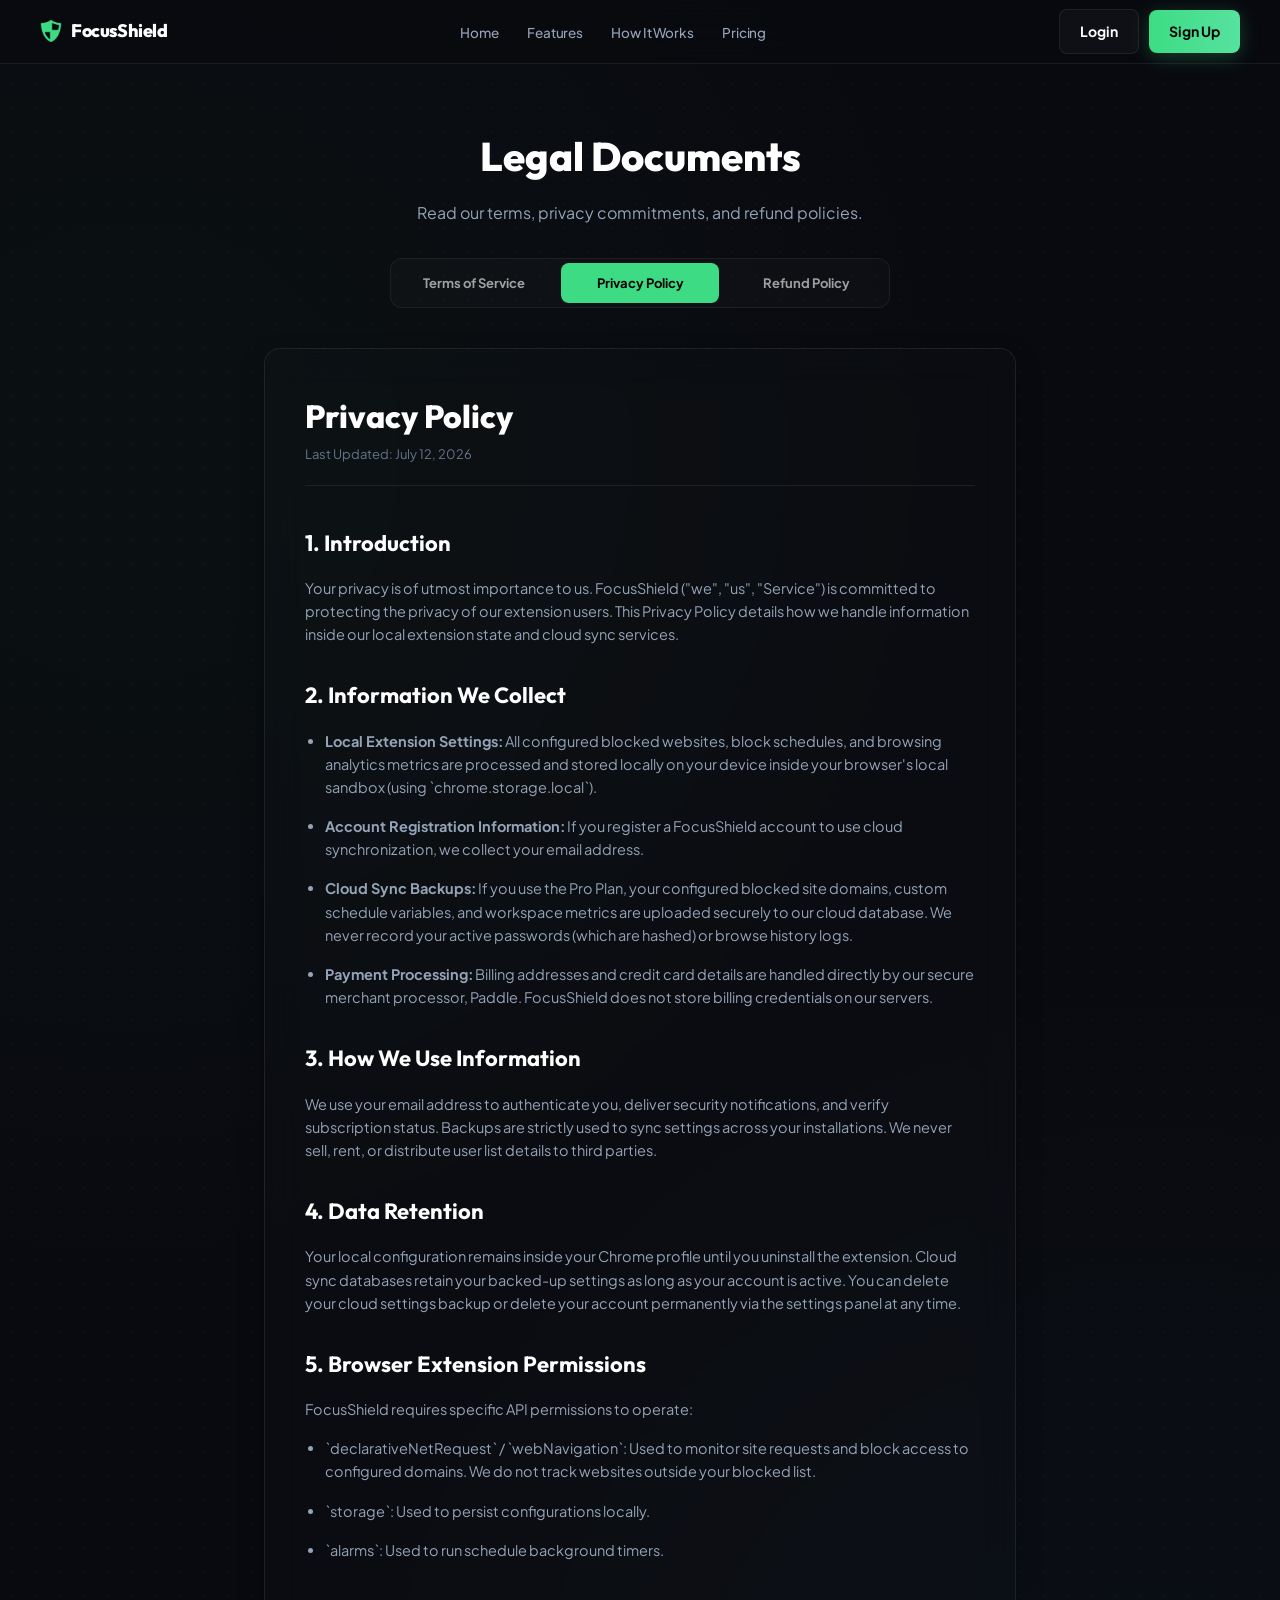
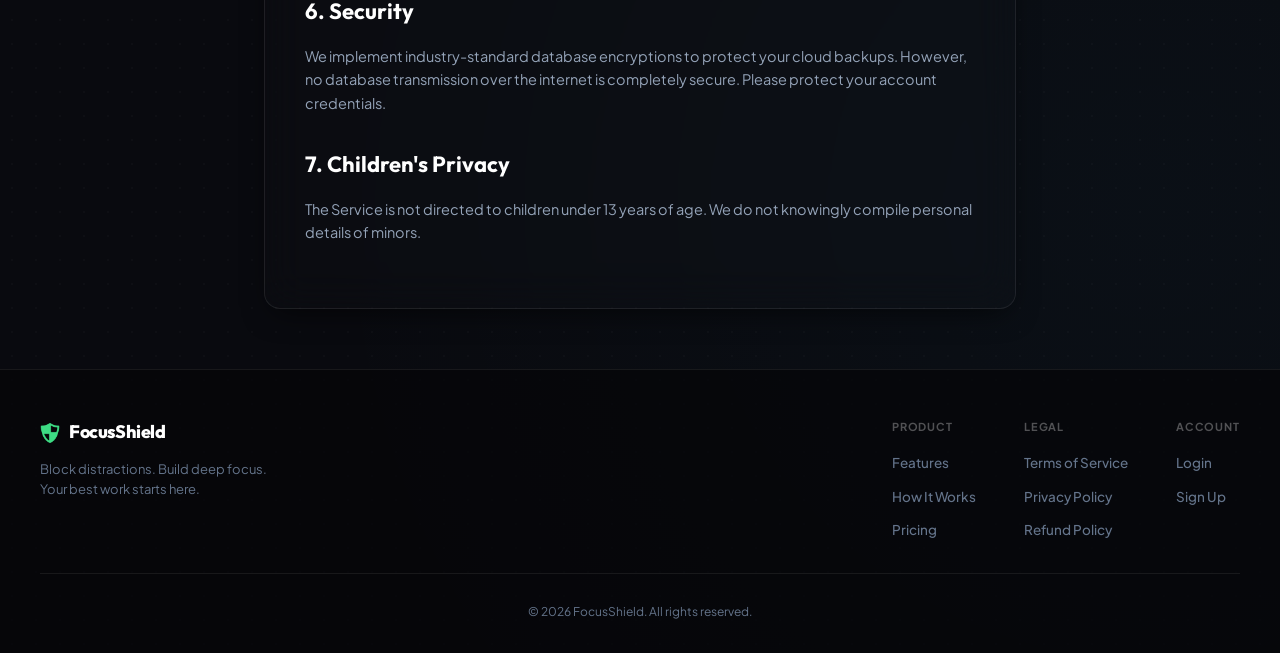
<file: website/privacy.html>
<!DOCTYPE html>
<html lang="en">
<head>
  <meta charset="UTF-8">
  <meta name="viewport" content="width=device-width, initial-scale=1.0">
  <title>Privacy Policy — FocusShield</title>
  <link rel="icon" type="image/png" sizes="16x16" href="icons/icon16.png">
  <link rel="icon" type="image/png" sizes="48x48" href="icons/icon48.png">
  <link rel="stylesheet" href="styles.css?v=1.2">
</head>
<body>

  <!-- Navigation -->
  <header class="navbar">
    <div class="nav-container">
      <a href="index.html" class="logo"><img src="icons/icon128.png" width="22" height="22" alt="FocusShield Logo"><span>FocusShield</span></a>
      <ul class="nav-links">
        <li><a href="index.html">Home</a></li>
        <li><a href="index.html#features">Features</a></li>
        <li><a href="index.html#how-it-works">How It Works</a></li>
        <li><a href="pricing.html">Pricing</a></li>
      </ul>
      <div class="nav-actions">
        <a href="login.html" class="nav-login">Login</a>
        <a href="signup.html" class="nav-signup">Sign Up</a>
      </div>
      <button class="nav-toggle" id="nav-toggle" aria-label="Open menu">
        <span></span><span></span><span></span>
      </button>
    </div>
  </header>
  <nav class="mobile-menu" id="mobile-menu">
    <a href="index.html">Home</a>
    <a href="index.html#features">Features</a>
    <a href="index.html#how-it-works">How It Works</a>
    <a href="pricing.html">Pricing</a>
    <div class="mobile-menu-divider"></div>
    <a href="login.html">Login</a>
    <a href="signup.html" class="mobile-signup">Sign Up Free</a>
  </nav>

  <!-- Privacy Document Content -->
  <main class="legal-container">
    <div style="text-align: center; margin-bottom: 32px;">
      <h1 class="legal-title">Legal Documents</h1>
      <p style="color: var(--text-secondary); max-width: 600px; margin: 0 auto;">Read our terms, privacy commitments, and refund policies.</p>
    </div>

    <!-- Switcher Tabs -->
    <div style="display: flex; gap: 8px; justify-content: center; margin-bottom: 40px; background: rgba(255,255,255,0.02); border: 1px solid rgba(255,255,255,0.06); padding: 4px; border-radius: var(--radius-md); max-width: 500px; margin-left: auto; margin-right: auto;">
      <a href="terms.html" class="legal-tab" style="flex: 1; text-align: center; padding: 10px; border-radius: var(--radius-sm); font-size: 13px; font-weight: 700; text-decoration: none; transition: var(--transition);">Terms of Service</a>
      <a href="privacy.html" class="legal-tab active" style="flex: 1; text-align: center; padding: 10px; border-radius: var(--radius-sm); font-size: 13px; font-weight: 700; text-decoration: none; transition: var(--transition);">Privacy Policy</a>
      <a href="refund.html" class="legal-tab" style="flex: 1; text-align: center; padding: 10px; border-radius: var(--radius-sm); font-size: 13px; font-weight: 700; text-decoration: none; transition: var(--transition);">Refund Policy</a>
    </div>

    <!-- Document Card -->
    <div style="background: rgba(255, 255, 255, 0.01); border: 1px solid rgba(255, 255, 255, 0.08); border-radius: var(--radius-lg); padding: 48px 40px; box-shadow: var(--shadow); backdrop-filter: blur(20px); -webkit-backdrop-filter: blur(20px);">
      <h2 style="font-family: var(--font-headings); font-size: 32px; font-weight: 800; color: #fff; margin-bottom: 8px; line-height: 1.2;">Privacy Policy</h2>
      <p class="legal-meta">Last Updated: July 12, 2026</p>

      <div class="legal-content" style="margin-top: 24px;">
        <h2>1. Introduction</h2>
        <p>Your privacy is of utmost importance to us. FocusShield ("we", "us", "Service") is committed to protecting the privacy of our extension users. This Privacy Policy details how we handle information inside our local extension state and cloud sync services.</p>

        <h2>2. Information We Collect</h2>
        <ul>
          <li><strong>Local Extension Settings:</strong> All configured blocked websites, block schedules, and browsing analytics metrics are processed and stored locally on your device inside your browser's local sandbox (using `chrome.storage.local`).</li>
          <li><strong>Account Registration Information:</strong> If you register a FocusShield account to use cloud synchronization, we collect your email address.</li>
          <li><strong>Cloud Sync Backups:</strong> If you use the Pro Plan, your configured blocked site domains, custom schedule variables, and workspace metrics are uploaded securely to our cloud database. We never record your active passwords (which are hashed) or browse history logs.</li>
          <li><strong>Payment Processing:</strong> Billing addresses and credit card details are handled directly by our secure merchant processor, Paddle. FocusShield does not store billing credentials on our servers.</li>
        </ul>

        <h2>3. How We Use Information</h2>
        <p>We use your email address to authenticate you, deliver security notifications, and verify subscription status. Backups are strictly used to sync settings across your installations. We never sell, rent, or distribute user list details to third parties.</p>

        <h2>4. Data Retention</h2>
        <p>Your local configuration remains inside your Chrome profile until you uninstall the extension. Cloud sync databases retain your backed-up settings as long as your account is active. You can delete your cloud settings backup or delete your account permanently via the settings panel at any time.</p>

        <h2>5. Browser Extension Permissions</h2>
        <p>FocusShield requires specific API permissions to operate:</p>
        <ul>
          <li>`declarativeNetRequest` / `webNavigation`: Used to monitor site requests and block access to configured domains. We do not track websites outside your blocked list.</li>
          <li>`storage`: Used to persist configurations locally.</li>
          <li>`alarms`: Used to run schedule background timers.</li>
        </ul>

        <h2>6. Security</h2>
        <p>We implement industry-standard database encryptions to protect your cloud backups. However, no database transmission over the internet is completely secure. Please protect your account credentials.</p>

        <h2>7. Children's Privacy</h2>
        <p>The Service is not directed to children under 13 years of age. We do not knowingly compile personal details of minors.</p>
      </div>
    </div>
  </main>

  <!-- Footer -->
  <footer>
    <div class="footer-container">
      <div class="footer-top">
        <div class="footer-brand">
          <a href="index.html" class="logo"><img src="icons/icon128.png" width="20" height="20" alt="FocusShield Logo"><span>FocusShield</span></a>
          <p class="footer-brand-tagline">Block distractions. Build deep focus.<br>Your best work starts here.</p>
        </div>
        <nav class="footer-nav">
          <div class="footer-nav-group">
            <div class="footer-nav-label">Product</div>
            <a href="index.html#features" class="footer-nav-link">Features</a>
            <a href="index.html#how-it-works" class="footer-nav-link">How It Works</a>
            <a href="pricing.html" class="footer-nav-link">Pricing</a>
          </div>
          <div class="footer-nav-group">
            <div class="footer-nav-label">Legal</div>
            <a href="terms.html" class="footer-nav-link">Terms of Service</a>
            <a href="privacy.html" class="footer-nav-link">Privacy Policy</a>
            <a href="refund.html" class="footer-nav-link">Refund Policy</a>
          </div>
          <div class="footer-nav-group">
            <div class="footer-nav-label">Account</div>
            <a href="login.html" class="footer-nav-link">Login</a>
            <a href="signup.html" class="footer-nav-link">Sign Up</a>
          </div>
        </nav>
      </div>
      <div class="footer-bottom">
        <p class="footer-copy">&copy; 2026 FocusShield. All rights reserved.</p>
      </div>
    </div>
  </footer>

  <script src="app.js?v=4"></script>
  <script>
    (function(){
      var toggle = document.getElementById('nav-toggle');
      var menu = document.getElementById('mobile-menu');
      if (toggle && menu) {
        toggle.addEventListener('click', function(){
          toggle.classList.toggle('open');
          menu.classList.toggle('open');
        });
      }
    })();
  </script>
</body>
</html>
</file>
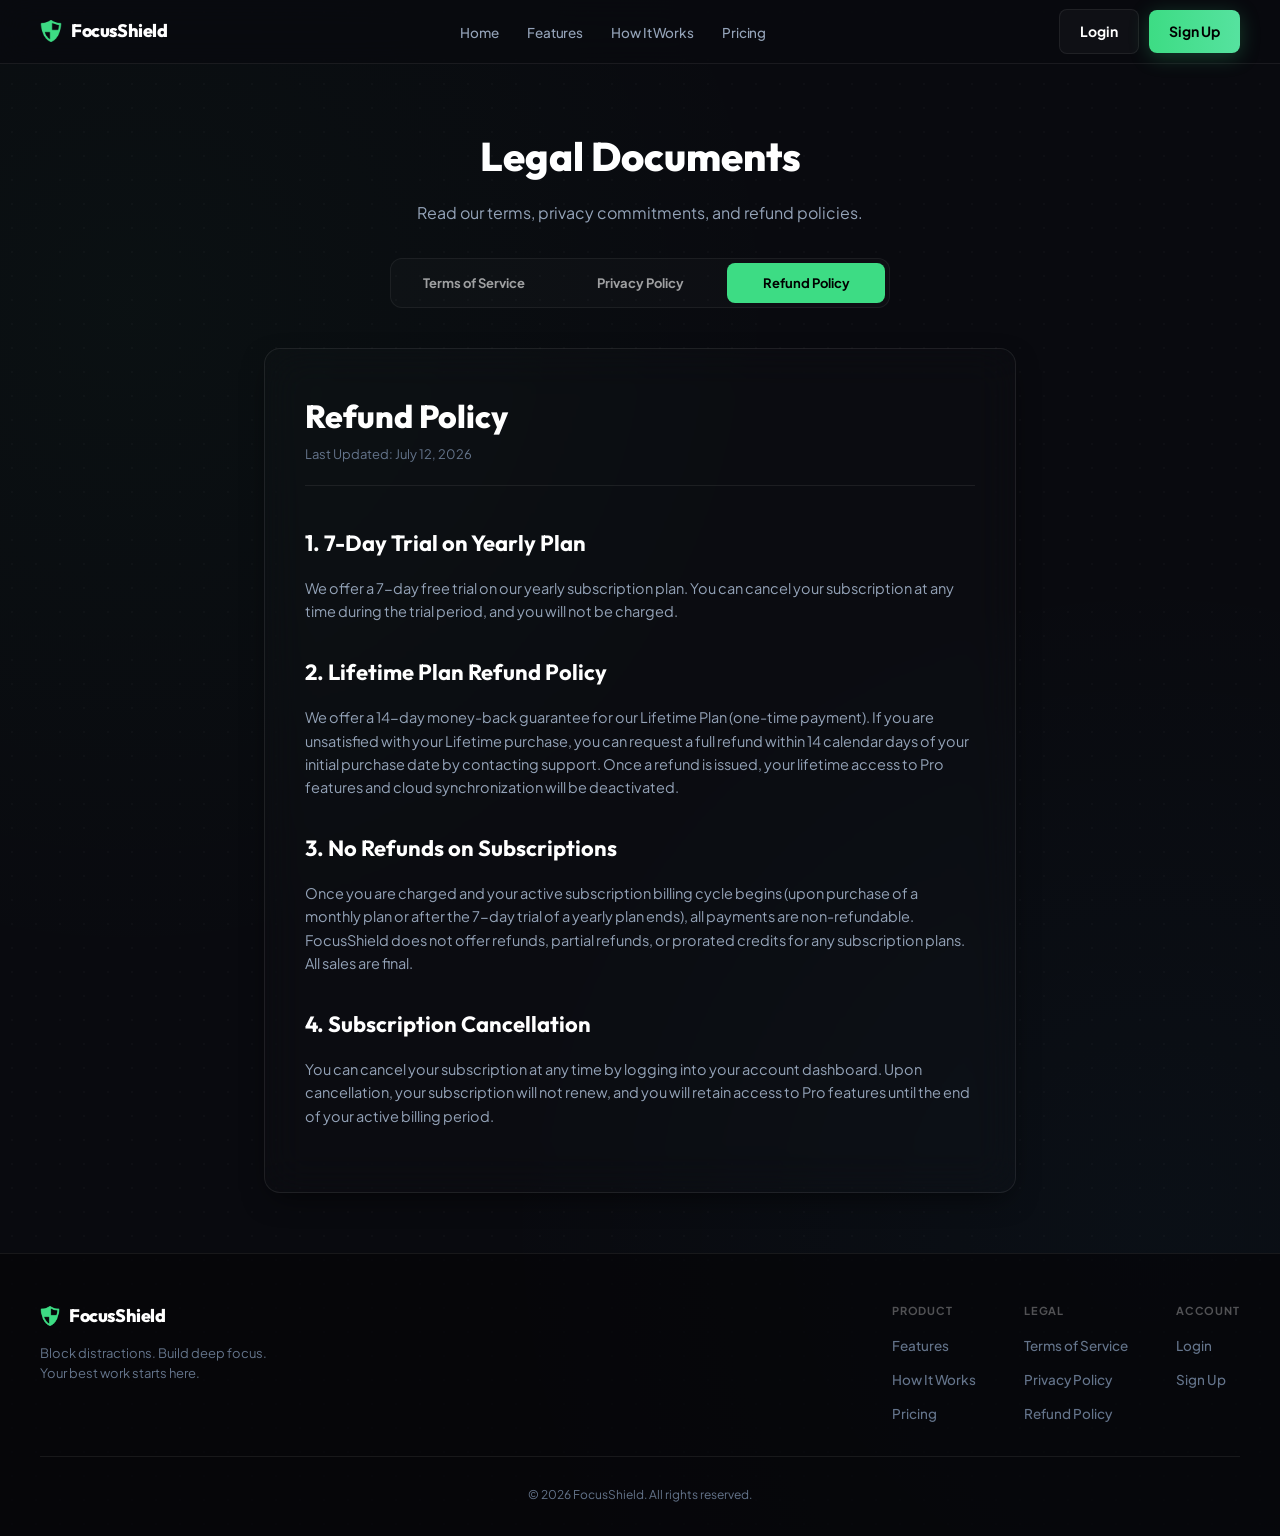
<file: website/refund.html>
<!DOCTYPE html>
<html lang="en">
<head>
  <meta charset="UTF-8">
  <meta name="viewport" content="width=device-width, initial-scale=1.0">
  <title>Refund Policy — FocusShield</title>
  <link rel="icon" type="image/png" sizes="16x16" href="icons/icon16.png">
  <link rel="icon" type="image/png" sizes="48x48" href="icons/icon48.png">
  <link rel="stylesheet" href="styles.css?v=1.2">
</head>
<body>

  <!-- Navigation -->
  <header class="navbar">
    <div class="nav-container">
      <a href="index.html" class="logo"><img src="icons/icon128.png" width="22" height="22" alt="FocusShield Logo"><span>FocusShield</span></a>
      <ul class="nav-links">
        <li><a href="index.html">Home</a></li>
        <li><a href="index.html#features">Features</a></li>
        <li><a href="index.html#how-it-works">How It Works</a></li>
        <li><a href="pricing.html">Pricing</a></li>
      </ul>
      <div class="nav-actions">
        <a href="login.html" class="nav-login">Login</a>
        <a href="signup.html" class="nav-signup">Sign Up</a>
      </div>
      <button class="nav-toggle" id="nav-toggle" aria-label="Open menu">
        <span></span><span></span><span></span>
      </button>
    </div>
  </header>
  <nav class="mobile-menu" id="mobile-menu">
    <a href="index.html">Home</a>
    <a href="index.html#features">Features</a>
    <a href="index.html#how-it-works">How It Works</a>
    <a href="pricing.html">Pricing</a>
    <div class="mobile-menu-divider"></div>
    <a href="login.html">Login</a>
    <a href="signup.html" class="mobile-signup">Sign Up Free</a>
  </nav>

  <!-- Refund Document Content -->
  <main class="legal-container">
    <div style="text-align: center; margin-bottom: 32px;">
      <h1 class="legal-title">Legal Documents</h1>
      <p style="color: var(--text-secondary); max-width: 600px; margin: 0 auto;">Read our terms, privacy commitments, and refund policies.</p>
    </div>

    <!-- Switcher Tabs -->
    <div style="display: flex; gap: 8px; justify-content: center; margin-bottom: 40px; background: rgba(255,255,255,0.02); border: 1px solid rgba(255,255,255,0.06); padding: 4px; border-radius: var(--radius-md); max-width: 500px; margin-left: auto; margin-right: auto;">
      <a href="terms.html" class="legal-tab" style="flex: 1; text-align: center; padding: 10px; border-radius: var(--radius-sm); font-size: 13px; font-weight: 700; text-decoration: none; transition: var(--transition);">Terms of Service</a>
      <a href="privacy.html" class="legal-tab" style="flex: 1; text-align: center; padding: 10px; border-radius: var(--radius-sm); font-size: 13px; font-weight: 700; text-decoration: none; transition: var(--transition);">Privacy Policy</a>
      <a href="refund.html" class="legal-tab active" style="flex: 1; text-align: center; padding: 10px; border-radius: var(--radius-sm); font-size: 13px; font-weight: 700; text-decoration: none; transition: var(--transition);">Refund Policy</a>
    </div>

    <!-- Document Card -->
    <div style="background: rgba(255, 255, 255, 0.01); border: 1px solid rgba(255, 255, 255, 0.08); border-radius: var(--radius-lg); padding: 48px 40px; box-shadow: var(--shadow); backdrop-filter: blur(20px); -webkit-backdrop-filter: blur(20px);">
      <h2 style="font-family: var(--font-headings); font-size: 32px; font-weight: 800; color: #fff; margin-bottom: 8px; line-height: 1.2;">Refund Policy</h2>
      <p class="legal-meta">Last Updated: July 12, 2026</p>

      <div class="legal-content" style="margin-top: 24px;">
        <h2>1. 7-Day Trial on Yearly Plan</h2>
        <p>We offer a 7-day free trial on our yearly subscription plan. You can cancel your subscription at any time during the trial period, and you will not be charged.</p>

        <h2>2. Lifetime Plan Refund Policy</h2>
        <p>We offer a 14-day money-back guarantee for our Lifetime Plan (one-time payment). If you are unsatisfied with your Lifetime purchase, you can request a full refund within 14 calendar days of your initial purchase date by contacting support. Once a refund is issued, your lifetime access to Pro features and cloud synchronization will be deactivated.</p>

        <h2>3. No Refunds on Subscriptions</h2>
        <p>Once you are charged and your active subscription billing cycle begins (upon purchase of a monthly plan or after the 7-day trial of a yearly plan ends), all payments are non-refundable. FocusShield does not offer refunds, partial refunds, or prorated credits for any subscription plans. All sales are final.</p>

        <h2>4. Subscription Cancellation</h2>
        <p>You can cancel your subscription at any time by logging into your account dashboard. Upon cancellation, your subscription will not renew, and you will retain access to Pro features until the end of your active billing period.</p>
      </div>
    </div>
  </main>

  <!-- Footer -->
  <footer>
    <div class="footer-container">
      <div class="footer-top">
        <div class="footer-brand">
          <a href="index.html" class="logo"><img src="icons/icon128.png" width="20" height="20" alt="FocusShield Logo"><span>FocusShield</span></a>
          <p class="footer-brand-tagline">Block distractions. Build deep focus.<br>Your best work starts here.</p>
        </div>
        <nav class="footer-nav">
          <div class="footer-nav-group">
            <div class="footer-nav-label">Product</div>
            <a href="index.html#features" class="footer-nav-link">Features</a>
            <a href="index.html#how-it-works" class="footer-nav-link">How It Works</a>
            <a href="pricing.html" class="footer-nav-link">Pricing</a>
          </div>
          <div class="footer-nav-group">
            <div class="footer-nav-label">Legal</div>
            <a href="terms.html" class="footer-nav-link">Terms of Service</a>
            <a href="privacy.html" class="footer-nav-link">Privacy Policy</a>
            <a href="refund.html" class="footer-nav-link">Refund Policy</a>
          </div>
          <div class="footer-nav-group">
            <div class="footer-nav-label">Account</div>
            <a href="login.html" class="footer-nav-link">Login</a>
            <a href="signup.html" class="footer-nav-link">Sign Up</a>
          </div>
        </nav>
      </div>
      <div class="footer-bottom">
        <p class="footer-copy">&copy; 2026 FocusShield. All rights reserved.</p>
      </div>
    </div>
  </footer>

  <script src="app.js?v=4"></script>
  <script>
    (function(){
      var toggle = document.getElementById('nav-toggle');
      var menu = document.getElementById('mobile-menu');
      if (toggle && menu) {
        toggle.addEventListener('click', function(){
          toggle.classList.toggle('open');
          menu.classList.toggle('open');
        });
      }
    })();
  </script>
</body>
</html>
</file>
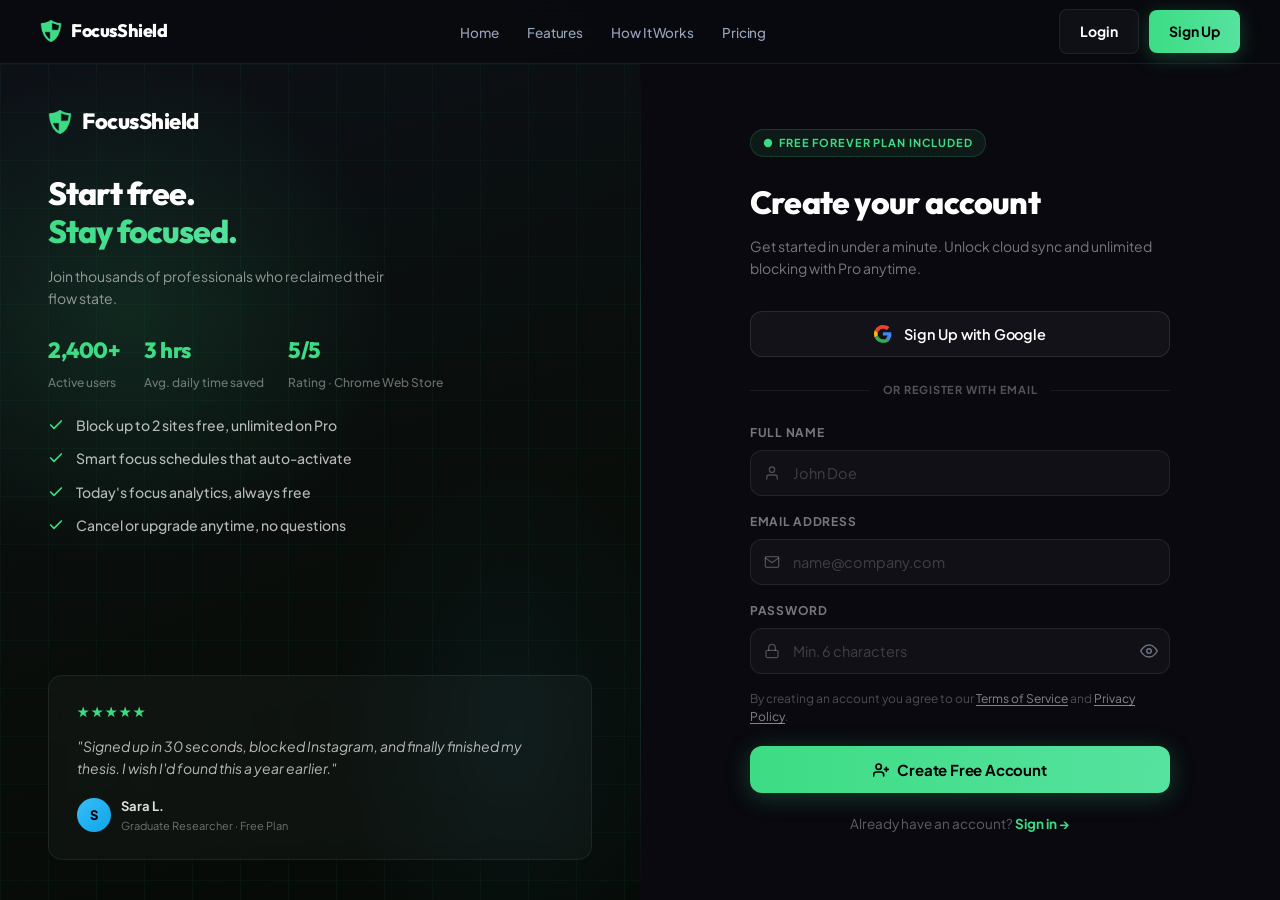
<file: website/signup.html>
<!DOCTYPE html>
<html lang="en">
<head>
  <meta charset="UTF-8">
  <meta name="viewport" content="width=device-width, initial-scale=1.0">
  <title>Create Account – FocusShield</title>
  <script>
    if (localStorage.getItem('focusshield_mock_session')) {
      window.location.replace('account.html');
    }
  </script>
  <meta name="description" content="Create your free FocusShield account. Block distractions, set focus schedules, and reclaim your productive hours.">
  <link rel="icon" type="image/png" sizes="16x16" href="icons/icon16.png">
  <link rel="icon" type="image/png" sizes="48x48" href="icons/icon48.png">
  <link rel="stylesheet" href="styles.css?v=1.2">
  <style>
    /* ── Auth Layout ── */
    body { min-height: 100vh; display: flex; flex-direction: column; overflow-x: hidden; }

    .auth-page {
      flex: 1;
      display: grid;
      grid-template-columns: 1fr 1fr;
      min-height: calc(100vh - 73px);
    }

    /* ── Left Brand Panel ── */
    .auth-brand {
      position: relative;
      background: linear-gradient(160deg, #0d1117 0%, #080d0a 60%, #050a06 100%);
      display: flex;
      flex-direction: column;
      justify-content: space-between;
      padding: 40px 48px;
      overflow: hidden;
    }

    .auth-brand::before {
      content: '';
      position: absolute;
      inset: 0;
      background:
        radial-gradient(ellipse 70% 50% at 20% 30%, rgba(61,220,132,0.12) 0%, transparent 60%),
        radial-gradient(ellipse 50% 60% at 80% 80%, rgba(56,189,248,0.06) 0%, transparent 55%);
      pointer-events: none;
    }

    .auth-brand::after {
      content: '';
      position: absolute;
      inset: 0;
      background-image:
        linear-gradient(rgba(61,220,132,0.04) 1px, transparent 1px),
        linear-gradient(90deg, rgba(61,220,132,0.04) 1px, transparent 1px);
      background-size: 48px 48px;
      pointer-events: none;
    }

    .brand-top { position: relative; z-index: 1; }

    .brand-logo {
      display: flex;
      align-items: center;
      gap: 10px;
      text-decoration: none;
      color: #fff;
      font-family: var(--font-headings);
      font-size: 22px;
      font-weight: 800;
      letter-spacing: -0.5px;
      margin-bottom: 36px;
    }

    .brand-logo .logo-dot {
      width: 10px; height: 10px;
      border-radius: 50%;
      background: var(--accent);
      box-shadow: 0 0 12px var(--accent);
    }

    .brand-headline {
      font-family: var(--font-headings);
      font-size: 32px;
      font-weight: 800;
      line-height: 1.18;
      letter-spacing: -1px;
      margin-bottom: 14px;
      color: #fff;
    }

    .brand-headline em {
      font-style: normal;
      background: linear-gradient(135deg, var(--accent) 0%, #56e29f 100%);
      -webkit-background-clip: text;
      -webkit-text-fill-color: transparent;
      background-clip: text;
    }

    .brand-sub {
      font-size: 14px;
      color: rgba(255,255,255,0.55);
      line-height: 1.6;
      max-width: 340px;
      margin-bottom: 24px;
    }

    /* Stats row */
    .brand-stats {
      display: flex;
      gap: 24px;
      margin-bottom: 22px;
    }

    .brand-stat {
      display: flex;
      flex-direction: column;
      gap: 4px;
    }

    .brand-stat-value {
      font-family: var(--font-headings);
      font-size: 22px;
      font-weight: 800;
      color: var(--accent);
      letter-spacing: -0.5px;
    }

    .brand-stat-label {
      font-size: 12px;
      color: rgba(255,255,255,0.4);
      font-weight: 500;
    }

    /* Feature checklist */
    .brand-checklist {
      display: flex;
      flex-direction: column;
      gap: 11px;
      margin-bottom: 0;
    }

    .brand-check-item {
      display: flex;
      align-items: center;
      gap: 12px;
      font-size: 14px;
      color: rgba(255,255,255,0.7);
      font-weight: 500;
    }

    .brand-check-item svg {
      color: var(--accent);
      flex-shrink: 0;
    }

    /* Testimonial quote */
    .brand-quote {
      position: relative;
      z-index: 1;
      background: rgba(255,255,255,0.03);
      border: 1px solid rgba(255,255,255,0.07);
      border-radius: 14px;
      padding: 24px 28px;
      backdrop-filter: blur(8px);
    }

    .brand-quote-stars {
      color: var(--accent);
      font-size: 14px;
      letter-spacing: 2px;
      margin-bottom: 12px;
    }

    .brand-quote-text {
      font-size: 14px;
      color: rgba(255,255,255,0.7);
      line-height: 1.6;
      font-style: italic;
      margin-bottom: 16px;
    }

    .brand-quote-author {
      display: flex;
      align-items: center;
      gap: 10px;
    }

    .brand-quote-avatar {
      width: 34px; height: 34px;
      border-radius: 50%;
      background: linear-gradient(135deg, #38bdf8, #0ea5e9);
      color: #000;
      font-size: 13px;
      font-weight: 800;
      display: flex; align-items: center; justify-content: center;
    }

    .brand-quote-name {
      font-size: 13px;
      font-weight: 700;
      color: rgba(255,255,255,0.85);
    }

    .brand-quote-role {
      font-size: 11px;
      color: rgba(255,255,255,0.4);
      margin-top: 1px;
    }

    /* ── Right Form Panel ── */
    .auth-form-panel {
      display: flex;
      align-items: center;
      justify-content: center;
      padding: 56px 48px;
      background: #09090f;
      position: relative;
    }

    .auth-form-panel::before {
      content: '';
      position: absolute;
      top: 0; left: 0;
      width: 1px;
      height: 100%;
      background: linear-gradient(to bottom,
        transparent 0%,
        rgba(61,220,132,0.2) 30%,
        rgba(61,220,132,0.2) 70%,
        transparent 100%);
    }

    .auth-form-inner {
      width: 100%;
      max-width: 420px;
    }

    .auth-form-header { margin-bottom: 32px; }

    .auth-eyebrow {
      display: inline-flex;
      align-items: center;
      gap: 6px;
      font-size: 11px;
      font-weight: 700;
      text-transform: uppercase;
      letter-spacing: 0.08em;
      color: var(--accent);
      background: rgba(61,220,132,0.08);
      border: 1px solid rgba(61,220,132,0.18);
      padding: 4px 12px;
      border-radius: 100px;
      margin-bottom: 20px;
    }

    .auth-form-title {
      font-family: var(--font-headings);
      font-size: 32px;
      font-weight: 800;
      letter-spacing: -0.8px;
      color: #fff;
      margin-bottom: 8px;
    }

    .auth-form-sub {
      font-size: 14px;
      color: rgba(255,255,255,0.45);
      line-height: 1.55;
    }

    /* Free badge */
    .free-badge {
      display: inline-flex;
      align-items: center;
      gap: 6px;
      background: rgba(56,189,248,0.08);
      border: 1px solid rgba(56,189,248,0.2);
      color: var(--sky);
      font-size: 11.5px;
      font-weight: 700;
      padding: 5px 12px;
      border-radius: 100px;
      margin-top: 10px;
    }

    /* Error box */
    .auth-error {
      display: none;
      color: #ef4444;
      background: rgba(239,68,68,0.07);
      border: 1px solid rgba(239,68,68,0.18);
      padding: 11px 16px;
      border-radius: 10px;
      font-size: 13px;
      margin-bottom: 20px;
    }

    /* Google button */
    .btn-google {
      display: flex;
      align-items: center;
      justify-content: center;
      gap: 12px;
      width: 100%;
      padding: 13px 20px;
      background: rgba(255,255,255,0.04);
      border: 1px solid rgba(255,255,255,0.1);
      border-radius: 12px;
      color: #fff;
      font-family: var(--font-sans);
      font-size: 14.5px;
      font-weight: 600;
      cursor: pointer;
      transition: all 0.25s ease;
      letter-spacing: -0.2px;
      margin-bottom: 24px;
    }

    .btn-google:hover {
      background: rgba(255,255,255,0.07);
      border-color: rgba(255,255,255,0.18);
      transform: translateY(-1px);
    }

    /* Divider */
    .auth-divider {
      display: flex;
      align-items: center;
      gap: 14px;
      margin-bottom: 24px;
    }

    .auth-divider-line {
      flex: 1; height: 1px;
      background: rgba(255,255,255,0.07);
    }

    .auth-divider-text {
      font-size: 11px;
      font-weight: 700;
      text-transform: uppercase;
      letter-spacing: 0.07em;
      color: rgba(255,255,255,0.3);
      white-space: nowrap;
    }

    /* Form fields */
    .auth-field { margin-bottom: 16px; }

    .auth-field label {
      display: block;
      font-size: 12px;
      font-weight: 700;
      text-transform: uppercase;
      letter-spacing: 0.06em;
      color: rgba(255,255,255,0.45);
      margin-bottom: 8px;
    }

    .auth-input-wrap { position: relative; }

    .auth-input-icon {
      position: absolute;
      left: 14px; top: 50%;
      transform: translateY(-50%);
      color: rgba(255,255,255,0.25);
      pointer-events: none;
      display: flex;
    }

    .auth-input {
      width: 100%;
      padding: 13px 16px 13px 42px;
      background: rgba(255,255,255,0.03);
      border: 1px solid rgba(255,255,255,0.08);
      border-radius: 12px;
      color: #fff;
      font-family: var(--font-sans);
      font-size: 14.5px;
      transition: all 0.2s ease;
    }

    .auth-input::placeholder { color: rgba(255,255,255,0.2); }

    .auth-input:focus {
      outline: none;
      border-color: rgba(61,220,132,0.45);
      background: rgba(61,220,132,0.03);
      box-shadow: 0 0 0 3px rgba(61,220,132,0.08);
    }

    /* Password strength hint */
    .auth-hint {
      font-size: 11px;
      color: rgba(255,255,255,0.28);
      margin-top: 6px;
      margin-left: 2px;
    }

    /* Terms note */
    .auth-terms {
      font-size: 12px;
      color: rgba(255,255,255,0.28);
      line-height: 1.5;
      margin: 16px 0 20px;
    }

    .auth-terms a {
      color: rgba(255,255,255,0.5);
      text-decoration: underline;
      text-underline-offset: 2px;
      transition: color 0.2s;
    }
    .auth-terms a:hover { color: var(--accent); }

    /* Submit button */
    .btn-auth-submit {
      width: 100%;
      padding: 14px 20px;
      background: linear-gradient(90deg, var(--accent), #56e29f);
      border: none;
      border-radius: 12px;
      color: #000;
      font-family: var(--font-sans);
      font-size: 15px;
      font-weight: 700;
      cursor: pointer;
      transition: all 0.25s ease;
      letter-spacing: -0.2px;
      box-shadow: 0 4px 24px rgba(61,220,132,0.25);
      display: flex;
      align-items: center;
      justify-content: center;
      gap: 8px;
    }

    .btn-auth-submit:hover {
      transform: translateY(-2px);
      box-shadow: 0 8px 32px rgba(61,220,132,0.35);
    }

    /* Bottom link */
    .auth-bottom-link {
      text-align: center;
      margin-top: 20px;
      font-size: 13.5px;
      color: rgba(255,255,255,0.35);
    }

    .auth-bottom-link a {
      color: var(--accent);
      font-weight: 700;
      text-decoration: none;
      transition: opacity 0.2s;
    }
    .auth-bottom-link a:hover { opacity: 0.8; }

    /* Trust badges */
    .auth-trust {
      display: flex;
      align-items: center;
      justify-content: center;
      gap: 20px;
      margin-top: 24px;
      padding-top: 20px;
      border-top: 1px solid rgba(255,255,255,0.06);
    }

    .trust-badge {
      display: flex;
      align-items: center;
      gap: 6px;
      font-size: 11px;
      color: rgba(255,255,255,0.3);
      font-weight: 500;
    }

    .trust-badge svg { color: rgba(61,220,132,0.6); }

    /* Responsive */
    @media (max-width: 900px) {
      .auth-page { grid-template-columns: 1fr; }
      .auth-brand { display: none; }
      .auth-form-panel::before { display: none; }
      .auth-form-panel { padding: 40px 24px; min-height: calc(100vh - 73px); }
    }
  </style>
</head>
<body>

  <!-- Navigation -->
  <header class="navbar">
    <div class="nav-container">
      <a href="index.html" class="logo"><img src="icons/icon128.png" width="22" height="22" alt="FocusShield Logo"><span>FocusShield</span></a>
      <ul class="nav-links">
        <li><a href="index.html">Home</a></li>
        <li><a href="index.html#features">Features</a></li>
        <li><a href="index.html#how-it-works">How It Works</a></li>
        <li><a href="pricing.html">Pricing</a></li>
      </ul>
      <div class="nav-actions">
        <a href="login.html" class="nav-login">Login</a>
        <a href="signup.html" class="nav-signup active">Sign Up</a>
      </div>
      <button class="nav-toggle" id="nav-toggle" aria-label="Open menu">
        <span></span><span></span><span></span>
      </button>
    </div>
  </header>
  <nav class="mobile-menu" id="mobile-menu">
    <a href="index.html">Home</a>
    <a href="index.html#features">Features</a>
    <a href="index.html#how-it-works">How It Works</a>
    <a href="pricing.html">Pricing</a>
    <div class="mobile-menu-divider"></div>
    <a href="login.html">Login</a>
    <a href="signup.html" class="mobile-signup">Sign Up Free</a>
  </nav>

  <div class="auth-page">

    <!-- ── Left Brand Panel ── -->
    <aside class="auth-brand">
      <div class="brand-top">
        <a href="index.html" class="brand-logo">
          <img src="icons/icon128.png" width="24" height="24" alt="FocusShield Logo">
          FocusShield
        </a>

        <h2 class="brand-headline">Start free.<br><em>Stay focused.</em></h2>
        <p class="brand-sub">Join thousands of professionals who reclaimed their flow state.</p>

        <div class="brand-stats">
          <div class="brand-stat">
            <div class="brand-stat-value">2,400+</div>
            <div class="brand-stat-label">Active users</div>
          </div>
          <div class="brand-stat">
            <div class="brand-stat-value">3 hrs</div>
            <div class="brand-stat-label">Avg. daily time saved</div>
          </div>
          <div class="brand-stat">
            <div class="brand-stat-value">5/5</div>
            <div class="brand-stat-label">Rating · Chrome Web Store</div>
          </div>
        </div>

        <div class="brand-checklist">
          <div class="brand-check-item">
            <svg width="16" height="16" viewBox="0 0 24 24" fill="none" stroke="currentColor" stroke-width="2.5" stroke-linecap="round" stroke-linejoin="round"><polyline points="20 6 9 17 4 12"/></svg>
            Block up to 2 sites free, unlimited on Pro
          </div>
          <div class="brand-check-item">
            <svg width="16" height="16" viewBox="0 0 24 24" fill="none" stroke="currentColor" stroke-width="2.5" stroke-linecap="round" stroke-linejoin="round"><polyline points="20 6 9 17 4 12"/></svg>
            Smart focus schedules that auto-activate
          </div>
          <div class="brand-check-item">
            <svg width="16" height="16" viewBox="0 0 24 24" fill="none" stroke="currentColor" stroke-width="2.5" stroke-linecap="round" stroke-linejoin="round"><polyline points="20 6 9 17 4 12"/></svg>
            Today's focus analytics, always free
          </div>
          <div class="brand-check-item">
            <svg width="16" height="16" viewBox="0 0 24 24" fill="none" stroke="currentColor" stroke-width="2.5" stroke-linecap="round" stroke-linejoin="round"><polyline points="20 6 9 17 4 12"/></svg>
            Cancel or upgrade anytime, no questions
          </div>
        </div>
      </div>

      <div class="brand-quote">
        <div class="brand-quote-stars">★★★★★</div>
        <p class="brand-quote-text">"Signed up in 30 seconds, blocked Instagram, and finally finished my thesis. I wish I'd found this a year earlier."</p>
        <div class="brand-quote-author">
          <div class="brand-quote-avatar">S</div>
          <div>
            <div class="brand-quote-name">Sara L.</div>
            <div class="brand-quote-role">Graduate Researcher · Free Plan</div>
          </div>
        </div>
      </div>
    </aside>

    <!-- ── Right Form Panel ── -->
    <main class="auth-form-panel">
      <div class="auth-form-inner">

        <div class="auth-form-header">
          <div class="auth-eyebrow">
            <svg width="10" height="10" viewBox="0 0 24 24" fill="currentColor"><circle cx="12" cy="12" r="10"/></svg>
            Free Forever Plan Included
          </div>
          <h1 class="auth-form-title">Create your account</h1>
          <p class="auth-form-sub">Get started in under a minute. Unlock cloud sync and unlimited blocking with Pro anytime.</p>
        </div>

        <!-- Error box -->
        <div id="error-message" class="auth-error"></div>

        <!-- Google Button -->
        <button type="button" id="google-signup-btn" class="btn-google">
          <svg width="18" height="18" viewBox="0 0 48 48" xmlns="http://www.w3.org/2000/svg" style="display:block;flex-shrink:0;">
            <g fill="none" fill-rule="evenodd">
              <path d="M9.827 24c0-1.378.22-2.711.625-3.968L2.094 13.91C.76 16.924 0 20.354 0 24c0 3.646.76 7.076 2.094 10.09l8.358-6.122A13.79 13.79 0 0 1 9.827 24z" fill="#FBBC05"/>
              <path d="M23.713 9.818c3.843 0 7.305 1.345 10.026 3.945l7.538-7.538C36.726 2.115 30.73 0 23.713 0 14.444 0 6.552 5.342 2.094 13.91l8.358 6.122c2.116-6.136 7.915-10.214 13.261-10.214z" fill="#EA4335"/>
              <path d="M23.713 38.182c-5.346 0-11.145-4.078-13.261-10.214L2.094 34.09C6.552 42.658 14.444 48 23.713 48c6.772 0 12.87-2.22 17.525-6.054l-7.794-6.027c-2.457 1.543-5.748 2.263-9.731 2.263z" fill="#34A853"/>
              <path d="M46.145 24c0-1.636-.145-3.218-.418-4.745H23.713v9.018h12.6c-.542 2.873-2.164 5.305-4.605 6.945l7.794 6.027c4.557-4.2 7.243-10.373 7.243-17.245z" fill="#4285F4"/>
            </g>
          </svg>
          Sign Up with Google
        </button>

        <!-- Divider -->
        <div class="auth-divider">
          <div class="auth-divider-line"></div>
          <span class="auth-divider-text">or register with email</span>
          <div class="auth-divider-line"></div>
        </div>

        <!-- Signup Form -->
        <form id="signup-form">
          <div class="auth-field">
            <label for="name">Full Name</label>
            <div class="auth-input-wrap">
              <span class="auth-input-icon">
                <svg width="16" height="16" viewBox="0 0 24 24" fill="none" stroke="currentColor" stroke-width="2" stroke-linecap="round" stroke-linejoin="round"><path d="M20 21v-2a4 4 0 0 0-4-4H8a4 4 0 0 0-4 4v2"/><circle cx="12" cy="7" r="4"/></svg>
              </span>
              <input type="text" id="name" class="auth-input" required placeholder="John Doe">
            </div>
          </div>

          <div class="auth-field">
            <label for="email">Email Address</label>
            <div class="auth-input-wrap">
              <span class="auth-input-icon">
                <svg width="16" height="16" viewBox="0 0 24 24" fill="none" stroke="currentColor" stroke-width="2" stroke-linecap="round" stroke-linejoin="round"><path d="M4 4h16c1.1 0 2 .9 2 2v12c0 1.1-.9 2-2 2H4c-1.1 0-2-.9-2-2V6c0-1.1.9-2 2-2z"/><polyline points="22,6 12,13 2,6"/></svg>
              </span>
              <input type="email" id="email" class="auth-input" required placeholder="name@company.com">
            </div>
          </div>

          <div class="auth-field">
            <label for="password">Password</label>
            <div class="auth-input-wrap" style="position: relative;">
              <span class="auth-input-icon">
                <svg width="16" height="16" viewBox="0 0 24 24" fill="none" stroke="currentColor" stroke-width="2" stroke-linecap="round" stroke-linejoin="round"><rect x="3" y="11" width="18" height="11" rx="2"/><path d="M7 11V7a5 5 0 0 1 10 0v4"/></svg>
              </span>
              <input type="password" id="password" class="auth-input" required placeholder="Min. 6 characters" minlength="6" style="padding-right: 42px;">
              <button type="button" class="password-toggle-btn" style="position: absolute; right: 12px; top: 50%; transform: translateY(-50%); background: none; border: none; padding: 0; color: #6b7280; cursor: pointer; display: flex; align-items: center; justify-content: center; transition: color 0.2s; z-index: 10;">
                <svg width="18" height="18" viewBox="0 0 24 24" fill="none" stroke="currentColor" stroke-width="2" stroke-linecap="round" stroke-linejoin="round"><path d="M1 12s4-8 11-8 11 8 11 8-4 8-11 8-11-8-11-8z"/><circle cx="12" cy="12" r="3"/></svg>
              </button>
            </div>
          </div>

          <p class="auth-terms">
            By creating an account you agree to our
            <a href="terms.html">Terms of Service</a> and
            <a href="privacy.html">Privacy Policy</a>.
          </p>

          <button type="submit" class="btn-auth-submit" id="signup-submit-btn">
            <svg width="16" height="16" viewBox="0 0 24 24" fill="none" stroke="currentColor" stroke-width="2.5" stroke-linecap="round" stroke-linejoin="round"><path d="M16 21v-2a4 4 0 0 0-4-4H5a4 4 0 0 0-4 4v2"/><circle cx="8.5" cy="7" r="4"/><line x1="20" y1="8" x2="20" y2="14"/><line x1="23" y1="11" x2="17" y2="11"/></svg>
            Create Free Account
          </button>
        </form>

        <p class="auth-bottom-link">
          Already have an account? <a href="login.html">Sign in →</a>
        </p>

      </div>
    </main>

  </div>

  <script src="supabase.js?v=2"></script>
  <script src="app.js?v=9"></script>
  <script>
    document.addEventListener('DOMContentLoaded', () => {
      const signupForm  = document.getElementById('signup-form');
      const errorMsg    = document.getElementById('error-message');
      const submitBtn   = document.getElementById('signup-submit-btn');

      // Password toggle visibility
      const passwordInput = document.getElementById('password');
      const toggleBtn = document.querySelector('.password-toggle-btn');
      if (toggleBtn && passwordInput) {
        toggleBtn.addEventListener('click', () => {
          const isPassword = passwordInput.type === 'password';
          passwordInput.type = isPassword ? 'text' : 'password';
          toggleBtn.innerHTML = isPassword 
            ? `<svg width="18" height="18" viewBox="0 0 24 24" fill="none" stroke="currentColor" stroke-width="2.5" stroke-linecap="round" stroke-linejoin="round"><path d="M17.94 17.94A10.07 10.07 0 0 1 12 20c-7 0-11-8-11-8a18.45 18.45 0 0 1 5.06-5.94M9.9 4.24A9.12 9.12 0 0 1 12 4c7 0 11 8 11 8a18.5 18.5 0 0 1-2.16 3.19m-6.72-1.07a3 3 0 1 1-4.24-4.24"/><line x1="1" y1="1" x2="23" y2="23"/></svg>` 
            : `<svg width="18" height="18" viewBox="0 0 24 24" fill="none" stroke="currentColor" stroke-width="2.5" stroke-linecap="round" stroke-linejoin="round"><path d="M1 12s4-8 11-8 11 8 11 8-4 8-11 8-11-8-11-8z"/><circle cx="12" cy="12" r="3"/></svg>`;
        });
      }

      function showError(msg) {
        errorMsg.textContent = msg;
        errorMsg.style.display = 'block';
      }

      // Google Signup
      document.getElementById('google-signup-btn').addEventListener('click', async () => {
        errorMsg.style.display = 'none';
        try {
          if (window.authEngine) {
            await window.authEngine.loginWithGoogle();
          } else {
            throw new Error('Auth engine not loaded yet. Try again.');
          }
        } catch (err) { showError(err.message); }
      });

      // Email Signup
      signupForm.addEventListener('submit', async (e) => {
        e.preventDefault();
        errorMsg.style.display = 'none';
        submitBtn.textContent = 'Creating account…';
        submitBtn.disabled = true;

        const name     = document.getElementById('name').value.trim();
        const email    = document.getElementById('email').value.trim();
        const password = document.getElementById('password').value;

        try {
          if (window.authEngine) {
            const user = await window.authEngine.signUp(email, password, name);
            
            // Hide all standard signup elements to clear the screen
            signupForm.style.display = 'none';
            const header = document.querySelector('.auth-form-header');
            const divider = document.querySelector('.auth-divider');
            const googleBtn = document.getElementById('google-signup-btn');
            const bottomLink = document.querySelector('.auth-bottom-link');
            if (header) header.style.display = 'none';
            if (divider) divider.style.display = 'none';
            if (googleBtn) googleBtn.style.display = 'none';
            if (bottomLink) bottomLink.style.display = 'none';
            
            const messageBox = document.createElement('div');
            
            if (user.isConfirmed) {
              // Show instant account created card
              messageBox.innerHTML = `
                <div style="text-align: center; padding: 40px 0; max-width: 420px; margin: 0 auto;">
                  <div style="width: 72px; height: 72px; background: rgba(16, 185, 129, 0.1); border: 2px solid #10b981; border-radius: 50%; display: inline-flex; align-items: center; justify-content: center; margin-bottom: 24px; color: #10b981;">
                    <svg width="32" height="32" viewBox="0 0 24 24" fill="none" stroke="currentColor" stroke-width="2.5" stroke-linecap="round" stroke-linejoin="round"><path d="M22 11.08V12a10 10 0 1 1-5.93-9.14"/><polyline points="22 4 12 14.01 9 11.01"/></svg>
                  </div>
                  <h2 style="color: #ffffff; font-size: 28px; font-weight: 700; margin-bottom: 12px;">Account Created!</h2>
                  <p style="color: #9ca3af; font-size: 15px; line-height: 1.6; margin-bottom: 32px;">Your account has been created successfully.<br>Please sign in using your credentials to continue.</p>
                  <a href="login.html" class="btn-auth-submit" style="text-decoration: none; display: inline-flex; justify-content: center; align-items: center; gap: 8px; font-weight: 600; width: 100%; height: 46px; background: #10b981 !important; color: #09090b !important; border-radius: 8px; font-size: 14px; border: none; cursor: pointer; transition: all 0.2s; box-shadow: 0 4px 12px rgba(16, 185, 129, 0.2);">
                    <svg width="16" height="16" viewBox="0 0 24 24" fill="none" stroke="currentColor" stroke-width="2.5" stroke-linecap="round" stroke-linejoin="round"><path d="M15 3h4a2 2 0 0 1 2 2v14a2 2 0 0 1-2 2h-4"/><polyline points="10 17 15 12 10 7"/><line x1="15" y1="12" x2="3" y2="12"/></svg> Proceed to Sign In
                  </a>
                </div>
              `;
            } else {
              // Show check email card
              messageBox.innerHTML = `
                <div style="text-align: center; padding: 40px 0; max-width: 420px; margin: 0 auto;">
                  <div style="width: 72px; height: 72px; background: rgba(16, 185, 129, 0.1); border: 2px solid #10b981; border-radius: 50%; display: inline-flex; align-items: center; justify-content: center; margin-bottom: 24px; color: #10b981;">
                    <svg width="32" height="32" viewBox="0 0 24 24" fill="none" stroke="currentColor" stroke-width="2.5" stroke-linecap="round" stroke-linejoin="round"><path d="M22 11.08V12a10 10 0 1 1-5.93-9.14"/><polyline points="22 4 12 14.01 9 11.01"/></svg>
                  </div>
                  <h2 style="color: #ffffff; font-size: 28px; font-weight: 700; margin-bottom: 12px;">Check your email</h2>
                  <p style="color: #9ca3af; font-size: 15px; line-height: 1.6; margin-bottom: 32px;">We've sent a verification link to <strong style="color: #ffffff; font-weight: 600;">${email}</strong>.<br>Please click the link in that email to confirm your account.</p>
                  <a href="login.html" class="btn-auth-submit" style="text-decoration: none; display: inline-flex; justify-content: center; align-items: center; gap: 8px; font-weight: 600; width: 100%; height: 46px; background: #10b981 !important; color: #09090b !important; border-radius: 8px; font-size: 14px; border: none; cursor: pointer; transition: all 0.2s; box-shadow: 0 4px 12px rgba(16, 185, 129, 0.2);">
                    <svg width="16" height="16" viewBox="0 0 24 24" fill="none" stroke="currentColor" stroke-width="2.5" stroke-linecap="round" stroke-linejoin="round"><path d="M15 3h4a2 2 0 0 1 2 2v14a2 2 0 0 1-2 2h-4"/><polyline points="10 17 15 12 10 7"/><line x1="15" y1="12" x2="3" y2="12"/></svg> Proceed to Sign In
                  </a>
                </div>
              `;
            }
            signupForm.parentNode.appendChild(messageBox);
          } else {
            throw new Error('Auth engine not loaded yet. Try again.');
          }
        } catch (err) {
          showError(err.message);
          submitBtn.innerHTML = `<svg width="16" height="16" viewBox="0 0 24 24" fill="none" stroke="currentColor" stroke-width="2.5" stroke-linecap="round" stroke-linejoin="round"><path d="M16 21v-2a4 4 0 0 0-4-4H5a4 4 0 0 0-4 4v2"/><circle cx="8.5" cy="7" r="4"/><line x1="20" y1="8" x2="20" y2="14"/><line x1="23" y1="11" x2="17" y2="11"/></svg> Create Free Account`;
          submitBtn.disabled = false;
        }
      });
    });
  </script>
  <script>
    (function(){
      var toggle = document.getElementById('nav-toggle');
      var menu = document.getElementById('mobile-menu');
      if (toggle && menu) {
        toggle.addEventListener('click', function(){
          toggle.classList.toggle('open');
          menu.classList.toggle('open');
        });
      }
    })();
  </script>
</body>
</html>
</file>
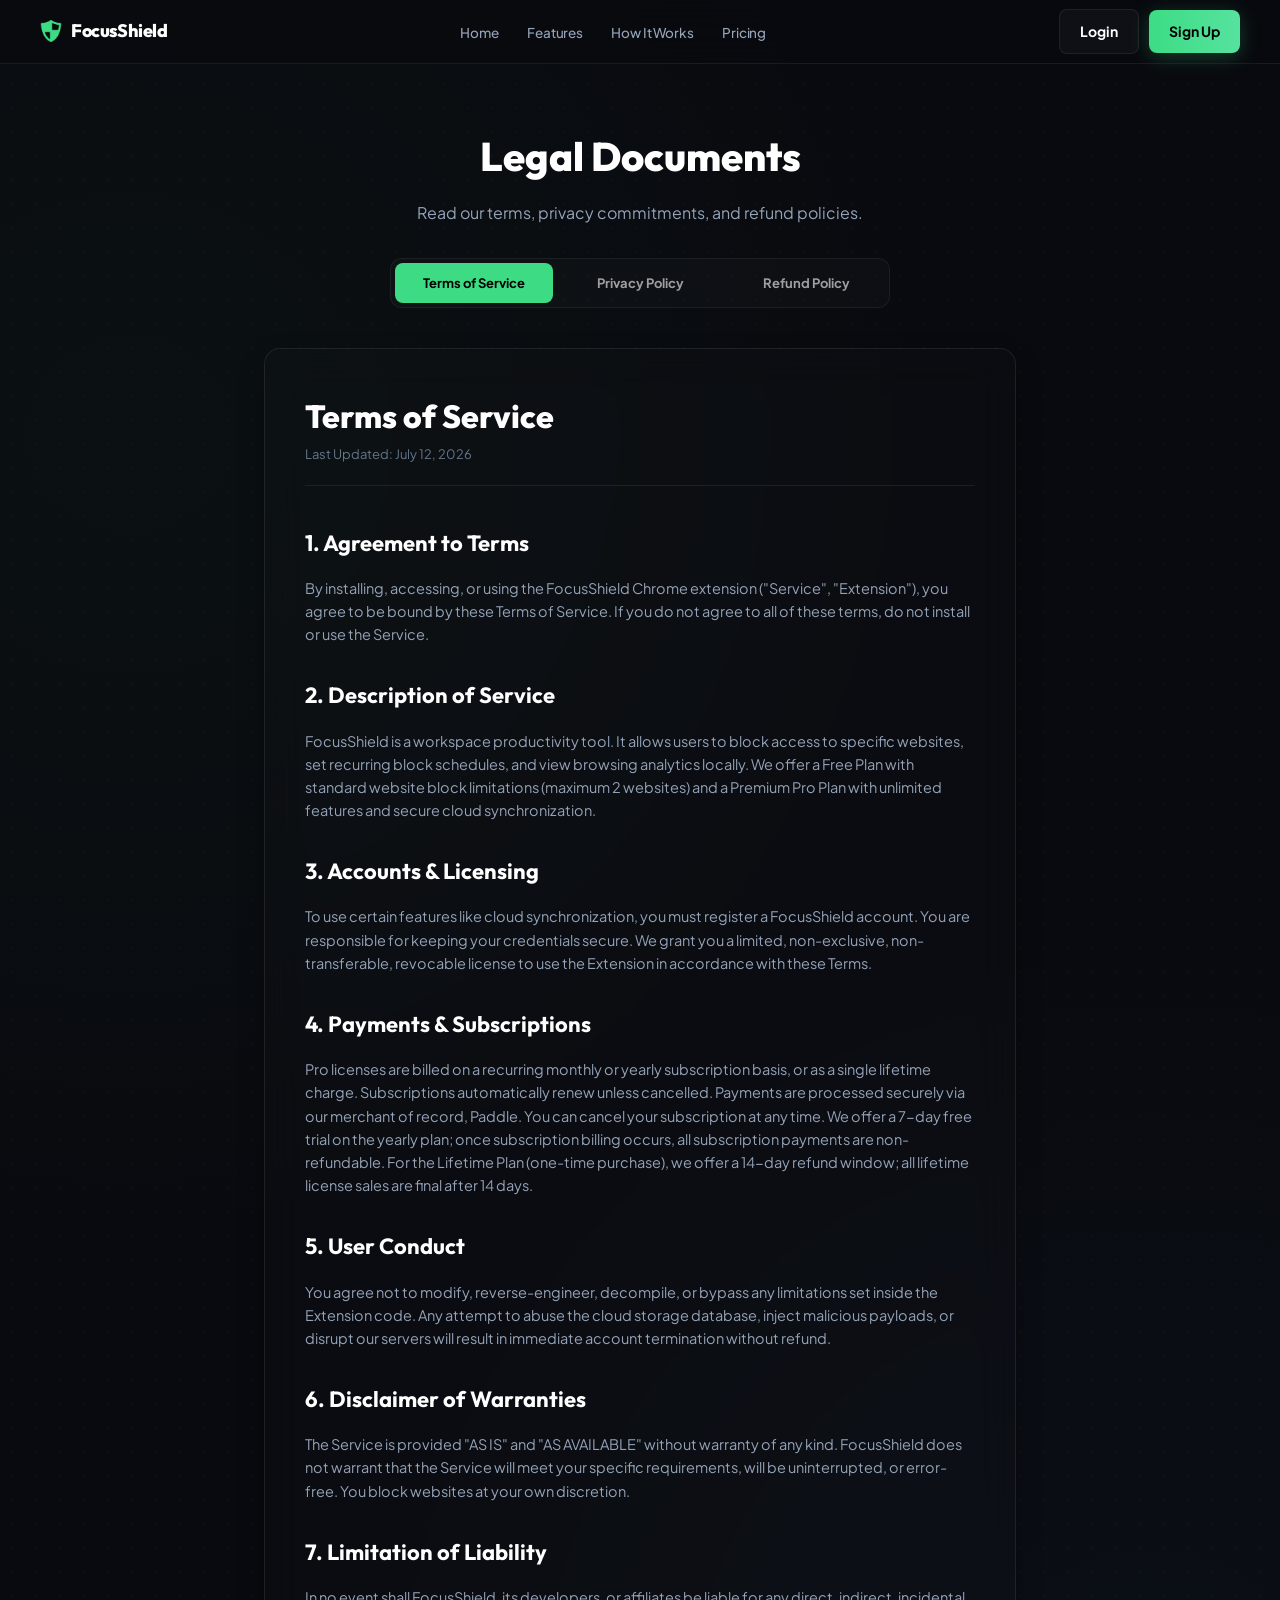
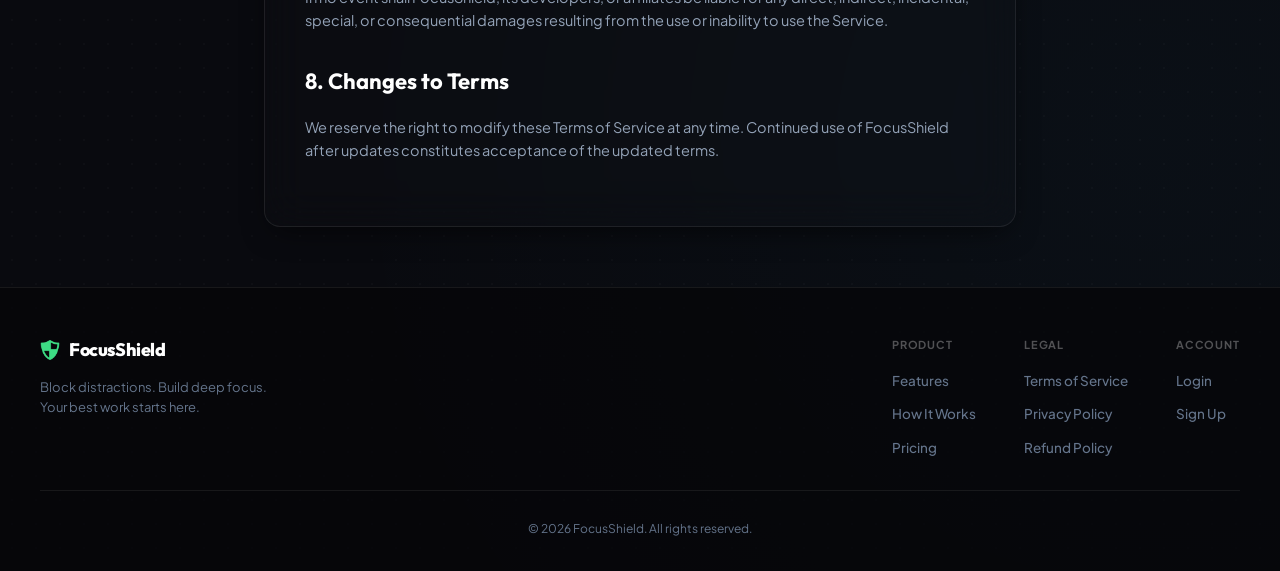
<file: website/terms.html>
<!DOCTYPE html>
<html lang="en">
<head>
  <meta charset="UTF-8">
  <meta name="viewport" content="width=device-width, initial-scale=1.0">
  <title>Terms of Service — FocusShield</title>
  <link rel="icon" type="image/png" sizes="16x16" href="icons/icon16.png">
  <link rel="icon" type="image/png" sizes="48x48" href="icons/icon48.png">
  <link rel="stylesheet" href="styles.css?v=1.2">
</head>
<body>

  <!-- Navigation -->
  <header class="navbar">
    <div class="nav-container">
      <a href="index.html" class="logo"><img src="icons/icon128.png" width="22" height="22" alt="FocusShield Logo"><span>FocusShield</span></a>
      <ul class="nav-links">
        <li><a href="index.html">Home</a></li>
        <li><a href="index.html#features">Features</a></li>
        <li><a href="index.html#how-it-works">How It Works</a></li>
        <li><a href="pricing.html">Pricing</a></li>
      </ul>
      <div class="nav-actions">
        <a href="login.html" class="nav-login">Login</a>
        <a href="signup.html" class="nav-signup">Sign Up</a>
      </div>
      <button class="nav-toggle" id="nav-toggle" aria-label="Open menu">
        <span></span><span></span><span></span>
      </button>
    </div>
  </header>
  <nav class="mobile-menu" id="mobile-menu">
    <a href="index.html">Home</a>
    <a href="index.html#features">Features</a>
    <a href="index.html#how-it-works">How It Works</a>
    <a href="pricing.html">Pricing</a>
    <div class="mobile-menu-divider"></div>
    <a href="login.html">Login</a>
    <a href="signup.html" class="mobile-signup">Sign Up Free</a>
  </nav>

  <!-- Terms Document Content -->
  <main class="legal-container">
    <div style="text-align: center; margin-bottom: 32px;">
      <h1 class="legal-title">Legal Documents</h1>
      <p style="color: var(--text-secondary); max-width: 600px; margin: 0 auto;">Read our terms, privacy commitments, and refund policies.</p>
    </div>

    <!-- Switcher Tabs -->
    <div style="display: flex; gap: 8px; justify-content: center; margin-bottom: 40px; background: rgba(255,255,255,0.02); border: 1px solid rgba(255,255,255,0.06); padding: 4px; border-radius: var(--radius-md); max-width: 500px; margin-left: auto; margin-right: auto;">
      <a href="terms.html" class="legal-tab active" style="flex: 1; text-align: center; padding: 10px; border-radius: var(--radius-sm); font-size: 13px; font-weight: 700; text-decoration: none; transition: var(--transition);">Terms of Service</a>
      <a href="privacy.html" class="legal-tab" style="flex: 1; text-align: center; padding: 10px; border-radius: var(--radius-sm); font-size: 13px; font-weight: 700; text-decoration: none; transition: var(--transition);">Privacy Policy</a>
      <a href="refund.html" class="legal-tab" style="flex: 1; text-align: center; padding: 10px; border-radius: var(--radius-sm); font-size: 13px; font-weight: 700; text-decoration: none; transition: var(--transition);">Refund Policy</a>
    </div>

    <!-- Document Card -->
    <div style="background: rgba(255, 255, 255, 0.01); border: 1px solid rgba(255, 255, 255, 0.08); border-radius: var(--radius-lg); padding: 48px 40px; box-shadow: var(--shadow); backdrop-filter: blur(20px); -webkit-backdrop-filter: blur(20px);">
      <h2 style="font-family: var(--font-headings); font-size: 32px; font-weight: 800; color: #fff; margin-bottom: 8px; line-height: 1.2;">Terms of Service</h2>
      <p class="legal-meta">Last Updated: July 12, 2026</p>

      <div class="legal-content" style="margin-top: 24px;">
        <h2>1. Agreement to Terms</h2>
        <p>By installing, accessing, or using the FocusShield Chrome extension ("Service", "Extension"), you agree to be bound by these Terms of Service. If you do not agree to all of these terms, do not install or use the Service.</p>

        <h2>2. Description of Service</h2>
        <p>FocusShield is a workspace productivity tool. It allows users to block access to specific websites, set recurring block schedules, and view browsing analytics locally. We offer a Free Plan with standard website block limitations (maximum 2 websites) and a Premium Pro Plan with unlimited features and secure cloud synchronization.</p>

        <h2>3. Accounts & Licensing</h2>
        <p>To use certain features like cloud synchronization, you must register a FocusShield account. You are responsible for keeping your credentials secure. We grant you a limited, non-exclusive, non-transferable, revocable license to use the Extension in accordance with these Terms.</p>

        <h2>4. Payments & Subscriptions</h2>
        <p>Pro licenses are billed on a recurring monthly or yearly subscription basis, or as a single lifetime charge. Subscriptions automatically renew unless cancelled. Payments are processed securely via our merchant of record, Paddle. You can cancel your subscription at any time. We offer a 7-day free trial on the yearly plan; once subscription billing occurs, all subscription payments are non-refundable. For the Lifetime Plan (one-time purchase), we offer a 14-day refund window; all lifetime license sales are final after 14 days.</p>

        <h2>5. User Conduct</h2>
        <p>You agree not to modify, reverse-engineer, decompile, or bypass any limitations set inside the Extension code. Any attempt to abuse the cloud storage database, inject malicious payloads, or disrupt our servers will result in immediate account termination without refund.</p>

        <h2>6. Disclaimer of Warranties</h2>
        <p>The Service is provided "AS IS" and "AS AVAILABLE" without warranty of any kind. FocusShield does not warrant that the Service will meet your specific requirements, will be uninterrupted, or error-free. You block websites at your own discretion.</p>

        <h2>7. Limitation of Liability</h2>
        <p>In no event shall FocusShield, its developers, or affiliates be liable for any direct, indirect, incidental, special, or consequential damages resulting from the use or inability to use the Service.</p>

        <h2>8. Changes to Terms</h2>
        <p>We reserve the right to modify these Terms of Service at any time. Continued use of FocusShield after updates constitutes acceptance of the updated terms.</p>
      </div>
    </div>
  </main>

  <!-- Footer -->
  <footer>
    <div class="footer-container">
      <div class="footer-top">
        <div class="footer-brand">
          <a href="index.html" class="logo"><img src="icons/icon128.png" width="20" height="20" alt="FocusShield Logo"><span>FocusShield</span></a>
          <p class="footer-brand-tagline">Block distractions. Build deep focus.<br>Your best work starts here.</p>
        </div>
        <nav class="footer-nav">
          <div class="footer-nav-group">
            <div class="footer-nav-label">Product</div>
            <a href="index.html#features" class="footer-nav-link">Features</a>
            <a href="index.html#how-it-works" class="footer-nav-link">How It Works</a>
            <a href="pricing.html" class="footer-nav-link">Pricing</a>
          </div>
          <div class="footer-nav-group">
            <div class="footer-nav-label">Legal</div>
            <a href="terms.html" class="footer-nav-link">Terms of Service</a>
            <a href="privacy.html" class="footer-nav-link">Privacy Policy</a>
            <a href="refund.html" class="footer-nav-link">Refund Policy</a>
          </div>
          <div class="footer-nav-group">
            <div class="footer-nav-label">Account</div>
            <a href="login.html" class="footer-nav-link">Login</a>
            <a href="signup.html" class="footer-nav-link">Sign Up</a>
          </div>
        </nav>
      </div>
      <div class="footer-bottom">
        <p class="footer-copy">&copy; 2026 FocusShield. All rights reserved.</p>
      </div>
    </div>
  </footer>

  <script src="app.js?v=4"></script>
  <script>
    (function(){
      var toggle = document.getElementById('nav-toggle');
      var menu = document.getElementById('mobile-menu');
      if (toggle && menu) {
        toggle.addEventListener('click', function(){
          toggle.classList.toggle('open');
          menu.classList.toggle('open');
        });
      }
    })();
  </script>
</body>
</html>
</file>
<file: website/styles.css>
/* FocusShield Website Unified Stylesheet */
@import url('https://fonts.googleapis.com/css2?family=Outfit:wght@300;400;500;600;700;800&family=Plus+Jakarta+Sans:wght@300;400;500;600;700;800&display=swap');

:root {
  --bg: #090a0f;
  --bg-dots: rgba(255, 255, 255, 0.02);
  --card-bg: rgba(255, 255, 255, 0.02);
  --card-hover: rgba(255, 255, 255, 0.04);
  --border: rgba(255, 255, 255, 0.07);
  --border-hover: rgba(255, 255, 255, 0.12);
  
  --text: #ffffff;
  --text-secondary: #94a3b8;
  --text-muted: #64748b;
  
  --accent: #3ddc84; /* Android green */
  --accent-glow: rgba(61, 220, 132, 0.15);
  
  --sky: #38bdf8;
  --sky-glow: rgba(56, 189, 248, 0.15);
  
  --danger: #ef4444;
  --danger-glow: rgba(239, 68, 68, 0.15);

  --font-headings: 'Outfit', -apple-system, BlinkMacSystemFont, "Segoe UI", Roboto, sans-serif;
  --font-sans: 'Plus Jakarta Sans', -apple-system, BlinkMacSystemFont, "Segoe UI", Roboto, sans-serif;
  
  --radius-lg: 16px;
  --radius-md: 12px;
  --radius-sm: 8px;
  --shadow: 0 10px 30px -10px rgba(0, 0, 0, 0.7);
  --transition: all 0.3s cubic-bezier(0.16, 1, 0.3, 1);
}

* {
  box-sizing: border-box;
  margin: 0;
  padding: 0;
}

html {
  scroll-behavior: smooth;
}

html, body {
  width: 100%;
  overflow-x: hidden;
}

body {
  background-color: var(--bg);
  background-image: 
    radial-gradient(var(--bg-dots) 1px, transparent 1px),
    radial-gradient(circle at 10% 20%, rgba(61, 220, 132, 0.03) 0%, transparent 40%),
    radial-gradient(circle at 90% 80%, rgba(56, 189, 248, 0.03) 0%, transparent 40%);
  background-size: 24px 24px, 100% 100%, 100% 100%;
  color: var(--text);
  font-family: var(--font-sans);
  line-height: 1.6;
  -webkit-font-smoothing: antialiased;
  min-height: 100vh;
  display: flex;
  flex-direction: column;
}

/* ════════════════════════════════════════════
   Header & Navigation — Premium Redesign
   ════════════════════════════════════════════ */
header.navbar {
  border-bottom: 1px solid var(--border);
  backdrop-filter: blur(16px);
  -webkit-backdrop-filter: blur(16px);
  background: rgba(9, 10, 15, 0.82);
  position: sticky;
  top: 0;
  z-index: 100;
  padding: 0 24px;
  height: 64px;
  display: flex;
  align-items: center;
}

.nav-container {
  max-width: 1200px;
  width: 100%;
  margin: 0 auto;
  display: flex;
  align-items: center;
  justify-content: space-between;
  gap: 32px;
}

.logo {
  display: flex;
  align-items: center;
  gap: 9px;
  text-decoration: none;
  color: var(--text);
  font-family: var(--font-headings);
  font-size: 18px;
  font-weight: 800;
  letter-spacing: -0.4px;
  flex-shrink: 0;
}

.logo-dot {
  width: 9px;
  height: 9px;
  border-radius: 50%;
  background: var(--accent);
  box-shadow: 0 0 10px var(--accent);
}

.nav-links {
  display: flex;
  align-items: center;
  gap: 4px;
  list-style: none;
  flex: 1;
  justify-content: center;
}

.nav-links a {
  text-decoration: none;
  color: var(--text-secondary);
  font-size: 13.5px;
  font-weight: 500;
  padding: 6px 12px;
  border-radius: var(--radius-sm);
  transition: var(--transition);
  letter-spacing: -0.1px;
}

.nav-links a:hover {
  color: var(--text);
  background: rgba(255,255,255,0.05);
}

.nav-links a.active {
  color: var(--accent);
  font-weight: 600;
}

.nav-actions {
  display: flex;
  align-items: center;
  gap: 10px;
  flex-shrink: 0;
}

.nav-login {
  padding: 7px 16px;
  font-size: 13.5px;
  font-weight: 600;
  color: var(--text-secondary);
  text-decoration: none;
  border-radius: var(--radius-sm);
  transition: var(--transition);
  letter-spacing: -0.1px;
}

.nav-login:hover {
  color: var(--text);
  background: rgba(255,255,255,0.05);
}

.nav-signup {
  padding: 7px 18px;
  font-size: 13.5px;
  font-weight: 700;
  background: linear-gradient(90deg, var(--accent), #56e29f);
  color: #000;
  border-radius: var(--radius-sm);
  text-decoration: none;
  letter-spacing: -0.1px;
  transition: var(--transition);
  box-shadow: 0 2px 12px rgba(61,220,132,0.2);
}

.nav-signup:hover {
  transform: translateY(-1px);
  box-shadow: 0 4px 18px rgba(61,220,132,0.32);
}

/* Hero Section */
.hero {
  padding: 80px 24px;
  max-width: 1200px;
  margin: 0 auto;
  text-align: center;
  flex: 1;
}

.badge-tag {
  display: inline-block;
  padding: 6px 14px;
  background: rgba(61, 220, 132, 0.08);
  border: 1px solid rgba(61, 220, 132, 0.2);
  color: var(--accent);
  font-size: 12px;
  font-weight: 700;
  border-radius: 100px;
  margin-bottom: 24px;
  text-transform: uppercase;
  letter-spacing: 0.05em;
}

.hero h1 {
  font-family: var(--font-headings);
  font-size: 56px;
  font-weight: 800;
  line-height: 1.15;
  letter-spacing: -1.5px;
  max-width: 800px;
  margin: 0 auto 24px;
}

.hero h1 span {
  background: linear-gradient(135deg, var(--accent) 0%, #10b981 100%);
  -webkit-background-clip: text;
  -webkit-text-fill-color: transparent;
}

.hero p {
  font-size: 18px;
  color: var(--text-secondary);
  max-width: 600px;
  margin: 0 auto 40px;
  font-weight: 400;
}

/* Buttons */
.btn {
  display: inline-flex;
  align-items: center;
  justify-content: center;
  gap: 8px;
  padding: 10px 20px;
  font-family: var(--font-sans);
  font-size: 14px;
  font-weight: 700;
  border-radius: var(--radius-sm);
  cursor: pointer;
  transition: var(--transition);
  text-decoration: none;
  border: none;
}

.btn-primary {
  background: linear-gradient(90deg, var(--accent), #56e29f);
  color: #000;
  box-shadow: 0 4px 20px rgba(61, 220, 132, 0.25);
}

.btn-primary:hover {
  transform: translateY(-2px);
  box-shadow: 0 6px 24px rgba(61, 220, 132, 0.35);
}

.btn-secondary {
  background: rgba(255, 255, 255, 0.03);
  color: var(--text);
  border: 1px solid var(--border);
}

.btn-secondary:hover {
  background: var(--card-hover);
  border-color: var(--border-hover);
}

.btn-sky {
  background: rgba(56, 189, 248, 0.08);
  color: var(--sky);
  border: 1px solid rgba(56, 189, 248, 0.2);
}

.btn-sky:hover {
  background: rgba(56, 189, 248, 0.15);
  transform: translateY(-2px);
}

/* Feature Grid */
.grid {
  display: grid;
  grid-template-columns: repeat(auto-fit, minmax(280px, 1fr));
  gap: 24px;
  margin-top: 60px;
}

.card {
  background: var(--card-bg);
  border: 1px solid var(--border);
  border-radius: var(--radius-lg);
  padding: 32px;
  text-align: left;
  transition: var(--transition);
  position: relative;
  overflow: hidden;
}

.card::before {
  content: '';
  position: absolute;
  top: 0;
  left: 0;
  width: 100%;
  height: 4px;
  background: transparent;
  transition: var(--transition);
}

.card:hover {
  background: var(--card-hover);
  border-color: var(--border-hover);
  transform: translateY(-4px);
  box-shadow: var(--shadow);
}

.card.no-hover:hover {
  transform: none;
  background: var(--card-bg);
  border-color: var(--border);
  box-shadow: none;
}

.card-accent-green:hover::before {
  background: var(--accent);
}

.card-accent-blue:hover::before {
  background: var(--sky);
}

.card-icon {
  width: 44px;
  height: 44px;
  border-radius: var(--radius-sm);
  display: flex;
  align-items: center;
  justify-content: center;
  margin-bottom: 24px;
}

.card-icon.green {
  background: rgba(61, 220, 132, 0.08);
  border: 1px solid rgba(61, 220, 132, 0.15);
  color: var(--accent);
}

.card-icon.blue {
  background: rgba(56, 189, 248, 0.08);
  border: 1px solid rgba(56, 189, 248, 0.15);
  color: var(--sky);
}

.card h3 {
  font-family: var(--font-headings);
  font-size: 20px;
  font-weight: 700;
  margin-bottom: 12px;
}

.card p {
  font-size: 14px;
  color: var(--text-secondary);
}

/* FAQ Accordion */
.faq-section {
  padding: 80px 24px;
  max-width: 800px;
  margin: 0 auto;
}

.faq-title {
  font-family: var(--font-headings);
  font-size: 32px;
  font-weight: 800;
  text-align: center;
  margin-bottom: 40px;
}

.faq-item {
  border-bottom: 1px solid var(--border);
  padding: 20px 0;
}

.faq-question {
  display: flex;
  justify-content: space-between;
  align-items: center;
  cursor: pointer;
  font-size: 16px;
  font-weight: 600;
  transition: var(--transition);
}

.faq-question:hover {
  color: var(--accent);
}

.faq-icon {
  font-size: 18px;
  transition: transform 0.3s ease;
}

.faq-answer {
  max-height: 0;
  overflow: hidden;
  transition: max-height 0.3s ease-out;
  color: var(--text-secondary);
  font-size: 14px;
  margin-top: 10px;
}

.faq-item.active .faq-answer {
  max-height: 200px;
}

.faq-item.active .faq-icon {
  transform: rotate(45deg);
}

/* Forms & Authentication Cards */
.auth-container {
  max-width: 440px;
  width: 100%;
  margin: 80px auto;
  padding: 0 24px;
}

.auth-card {
  background: rgba(255, 255, 255, 0.01);
  border: 1px solid var(--border);
  border-radius: var(--radius-lg);
  padding: 40px 32px;
  backdrop-filter: blur(20px);
  -webkit-backdrop-filter: blur(20px);
  box-shadow: var(--shadow);
  display: flex;
  flex-direction: column;
  gap: 24px;
}

.auth-header {
  text-align: center;
}

.auth-header h2 {
  font-family: var(--font-headings);
  font-size: 28px;
  font-weight: 800;
  margin-bottom: 8px;
}

.auth-header p {
  font-size: 13.5px;
  color: var(--text-secondary);
}

.form-group {
  display: flex;
  flex-direction: column;
  gap: 8px;
  margin-bottom: 16px;
}

.form-group label {
  font-size: 12px;
  font-weight: 600;
  color: var(--text-secondary);
  text-transform: uppercase;
  letter-spacing: 0.05em;
}

.form-input {
  background: rgba(255, 255, 255, 0.02);
  border: 1px solid var(--border);
  border-radius: var(--radius-sm);
  padding: 12px 16px;
  color: var(--text);
  font-family: var(--font-sans);
  font-size: 14px;
  transition: var(--transition);
  width: 100%;
}

.form-input:focus {
  outline: none;
  border-color: var(--accent);
  background: rgba(255, 255, 255, 0.04);
  box-shadow: 0 0 10px rgba(61, 220, 132, 0.1);
}

/* Pricing Grid */
.pricing-section {
  padding: 80px 24px;
  max-width: 1200px;
  margin: 0 auto;
}

.pricing-grid {
  display: grid;
  grid-template-columns: repeat(3, 1fr);
  gap: 32px;
  margin-top: 48px;
}

@media (max-width: 960px) {
  .pricing-grid {
    grid-template-columns: 1fr;
  }
}

.price-card {
  background: var(--card-bg);
  border: 1px solid var(--border);
  border-radius: var(--radius-lg);
  padding: 40px 32px;
  display: flex;
  flex-direction: column;
  position: relative;
  transition: var(--transition);
}

.price-card.popular {
  border-color: var(--accent);
  box-shadow: 0 10px 40px -10px rgba(61, 220, 132, 0.15);
}

.price-card.popular::before {
  content: 'POPULAR';
  position: absolute;
  top: -12px;
  left: 50%;
  transform: translateX(-50%);
  background: var(--accent);
  color: #000;
  font-size: 10px;
  font-weight: 800;
  padding: 4px 12px;
  border-radius: 100px;
  letter-spacing: 0.1em;
}

.price-header h3 {
  font-family: var(--font-headings);
  font-size: 22px;
  font-weight: 700;
  margin-bottom: 12px;
}

.price-amount {
  font-family: var(--font-headings);
  font-size: 44px;
  font-weight: 800;
  margin: 16px 0;
  display: flex;
  align-items: baseline;
  gap: 4px;
}

.price-amount span {
  font-size: 14px;
  font-weight: 500;
  color: var(--text-secondary);
}

.price-card p.desc {
  font-size: 13.5px;
  color: var(--text-secondary);
  margin-bottom: 24px;
}

.price-features {
  list-style: none;
  display: flex;
  flex-direction: column;
  gap: 14px;
  margin: 32px 0;
  flex: 1;
}

.price-features li {
  font-size: 13.5px;
  color: var(--text-secondary);
  display: flex;
  align-items: center;
  gap: 10px;
}

.price-features svg {
  color: var(--accent);
  flex-shrink: 0;
}

/* Modal Styling */
.modal {
  position: fixed;
  top: 0;
  left: 0;
  width: 100%;
  height: 100%;
  background: rgba(5, 5, 8, 0.85);
  backdrop-filter: blur(8px);
  display: none;
  align-items: center;
  justify-content: center;
  z-index: 1000;
  padding: 24px;
}

.modal-content {
  background: #0d0f17;
  border: 1px solid var(--border);
  border-radius: var(--radius-lg);
  max-width: 480px;
  width: 100%;
  padding: 40px;
  position: relative;
  box-shadow: 0 20px 50px rgba(0,0,0,0.5);
  animation: modalSlide 0.3s cubic-bezier(0.16, 1, 0.3, 1) forwards;
}

@keyframes modalSlide {
  from { transform: translateY(20px); opacity: 0; }
  to { transform: translateY(0); opacity: 1; }
}

.modal-close {
  position: absolute;
  top: 20px;
  right: 20px;
  cursor: pointer;
  color: var(--text-secondary);
  transition: var(--transition);
}

.modal-close:hover {
  color: var(--text);
}

/* Account Profile Container */
.account-container {
  max-width: 800px;
  width: 100%;
  margin: 40px auto;
  padding: 0 24px;
}

.account-header-row {
  display: flex;
  align-items: center;
  justify-content: space-between;
  margin-bottom: 32px;
}

.account-user-card {
  display: flex;
  align-items: center;
  gap: 20px;
  background: var(--card-bg);
  border: 1px solid var(--border);
  padding: 24px;
  border-radius: var(--radius-lg);
  margin-bottom: 24px;
}

.avatar-large {
  width: 64px;
  height: 64px;
  border-radius: 50%;
  background: linear-gradient(135deg, var(--accent) 0%, #10b981 100%);
  color: #000;
  font-size: 24px;
  font-weight: 800;
  display: flex;
  align-items: center;
  justify-content: center;
}

/* Legal Documents */
.legal-container {
  max-width: 800px;
  margin: 60px auto;
  padding: 0 24px;
  flex: 1;
}

.legal-tab {
  color: rgba(255,255,255,0.6);
  background: transparent;
}
.legal-tab:hover {
  color: #fff;
}
.legal-tab.active {
  color: #000 !important;
  background: var(--accent) !important;
}

.legal-title {
  font-family: var(--font-headings);
  font-size: 40px;
  font-weight: 800;
  margin-bottom: 12px;
}

.legal-meta {
  color: var(--text-muted);
  font-size: 13px;
  margin-bottom: 40px;
  border-bottom: 1px solid var(--border);
  padding-bottom: 20px;
}

.legal-content h2 {
  font-family: var(--font-headings);
  font-size: 22px;
  font-weight: 700;
  margin: 32px 0 16px;
  color: var(--text);
}

.legal-content p, .legal-content li {
  color: var(--text-secondary);
  font-size: 14.5px;
  margin-bottom: 16px;
}

.legal-content ul {
  padding-left: 20px;
  margin-bottom: 16px;
}

/* ════════════════════════════════════════════
   Footer — Premium Redesign
   ════════════════════════════════════════════ */
footer {
  border-top: 1px solid var(--border);
  background: rgba(5, 5, 8, 0.7);
  margin-top: auto;
  padding: 48px 24px 32px;
}

.footer-container {
  max-width: 1200px;
  margin: 0 auto;
}

.footer-top {
  display: flex;
  align-items: flex-start;
  justify-content: space-between;
  gap: 48px;
  padding-bottom: 32px;
  border-bottom: 1px solid var(--border);
  margin-bottom: 28px;
  flex-wrap: wrap;
}

.footer-brand {
  display: flex;
  flex-direction: column;
  gap: 12px;
  max-width: 260px;
}

.footer-brand-tagline {
  font-size: 13px;
  color: var(--text-muted);
  line-height: 1.55;
}

.footer-nav {
  display: flex;
  gap: 48px;
  flex-wrap: wrap;
}

.footer-nav-group {
  display: flex;
  flex-direction: column;
  gap: 12px;
}

.footer-nav-label {
  font-size: 11px;
  font-weight: 700;
  text-transform: uppercase;
  letter-spacing: 0.08em;
  color: rgba(255,255,255,0.3);
  margin-bottom: 4px;
}

.footer-nav-link {
  font-size: 13.5px;
  color: var(--text-muted);
  text-decoration: none;
  transition: color 0.2s ease;
  font-weight: 500;
}

.footer-nav-link:hover {
  color: var(--text);
}

.footer-bottom {
  display: flex;
  align-items: center;
  justify-content: center;
  flex-wrap: wrap;
  gap: 12px;
  text-align: center;
}

.footer-copy {
  font-size: 12px;
  color: var(--text-muted);
}

.footer-bottom-links {
  display: flex;
  gap: 20px;
}

.footer-bottom-links a {
  font-size: 12px;
  color: var(--text-muted);
  text-decoration: none;
  transition: color 0.2s;
}

.footer-bottom-links a:hover {
  color: var(--text-secondary);
}

/* Legacy footer classes kept for backwards compat */
.footer-row { display: none; }
.footer-links { display: none; }

/* ════════════════════════════════════════════
   MOBILE HAMBURGER MENU
   ════════════════════════════════════════════ */
.nav-toggle {
  display: none;
  flex-direction: column;
  justify-content: center;
  gap: 5px;
  width: 36px;
  height: 36px;
  cursor: pointer;
  background: rgba(255,255,255,0.04);
  border: 1px solid var(--border);
  border-radius: var(--radius-sm);
  padding: 7px;
  flex-shrink: 0;
}

.nav-toggle span {
  display: block;
  height: 2px;
  background: var(--text);
  border-radius: 2px;
  transition: all 0.3s ease;
}

.nav-toggle.open span:nth-child(1) { transform: translateY(7px) rotate(45deg); }
.nav-toggle.open span:nth-child(2) { opacity: 0; }
.nav-toggle.open span:nth-child(3) { transform: translateY(-7px) rotate(-45deg); }

.mobile-menu {
  display: none;
  flex-direction: column;
  background: rgba(9, 10, 15, 0.98);
  border-bottom: 1px solid var(--border);
  padding: 16px 24px 24px;
  gap: 6px;
  position: fixed;
  top: 64px;
  left: 0;
  right: 0;
  z-index: 999;
}

.mobile-menu.open { display: flex; }

.mobile-menu a, .mobile-menu button {
  display: block;
  padding: 12px 16px;
  color: var(--text-secondary);
  text-decoration: none;
  font-size: 15px;
  font-weight: 500;
  border-radius: var(--radius-sm);
  transition: var(--transition);
  background: none;
  border: none;
  cursor: pointer;
  font-family: var(--font-sans);
  text-align: left;
  width: 100%;
}

.mobile-menu a:hover, .mobile-menu button:hover {
  color: var(--text);
  background: rgba(255,255,255,0.05);
}

.mobile-menu .mobile-menu-divider {
  height: 1px;
  background: var(--border);
  margin: 8px 0;
}

.mobile-menu a[href="login.html"] {
  border: 1px solid rgba(255, 255, 255, 0.12);
  color: #fff;
  font-weight: 700;
  text-align: center;
  margin-top: 6px;
}

.mobile-menu a[href="login.html"]:hover {
  background: rgba(255, 255, 255, 0.05);
  border-color: rgba(255, 255, 255, 0.25);
  color: #fff;
}

.mobile-menu .mobile-signup {
  background: linear-gradient(90deg, var(--accent), #56e29f);
  color: #000;
  font-weight: 700;
  text-align: center;
  margin-top: 4px;
}

.mobile-menu .mobile-signup:hover {
  background: linear-gradient(90deg, #56e29f, var(--accent));
  color: #000;
}

/* ════════════════════════════════════════════
   TABLET — 960px
   ════════════════════════════════════════════ */
@media (max-width: 960px) {
  .pricing-grid {
    grid-template-columns: 1fr;
    max-width: 480px;
    margin-left: auto;
    margin-right: auto;
  }

  .hero h1 { font-size: 46px; letter-spacing: -1px; }
}

/* ════════════════════════════════════════════
   MOBILE — 768px
   ════════════════════════════════════════════ */
@media (max-width: 768px) {

  /* ── Navbar ── */
  header.navbar { padding: 0 16px; }

  .nav-links { display: none; }
  .nav-actions { display: none; }
  .nav-toggle { display: flex; }

  .nav-container {
    gap: 0;
    justify-content: space-between;
  }

  /* ── Hero ── */
  .hero {
    padding: 48px 16px 56px;
  }

  .hero h1 {
    font-size: 36px;
    letter-spacing: -0.8px;
    line-height: 1.2;
  }

  .hero p {
    font-size: 15px;
    margin-bottom: 28px;
  }

  /* ── Grid ── */
  .grid {
    grid-template-columns: 1fr;
    gap: 16px;
    margin-top: 40px;
  }

  .card { padding: 24px 20px; }

  /* ── FAQ ── */
  .faq-section { padding: 48px 16px; }
  .faq-title { font-size: 26px; }
  .faq-question { font-size: 14.5px; }

  /* ── Auth Pages ── */
  .auth-container {
    margin: 40px auto;
    padding: 0 16px;
  }

  .auth-card {
    padding: 28px 20px;
    gap: 18px;
  }

  .auth-header h2 { font-size: 24px; }

  /* ── Pricing ── */
  .pricing-section { padding: 48px 16px; }

  .pricing-grid {
    grid-template-columns: 1fr;
    gap: 20px;
    max-width: 100%;
    margin-top: 32px;
  }

  .price-card { padding: 28px 20px; }

  .price-amount { font-size: 36px; }

  /* ── Account Page ── */
  .account-container {
    padding: 0 16px;
    margin: 24px auto;
  }

  .account-header-row {
    flex-direction: column;
    align-items: flex-start;
    gap: 12px;
    margin-bottom: 20px;
  }

  .account-header-row h1 { font-size: 26px; }

  .account-user-card {
    flex-direction: column;
    align-items: flex-start;
    gap: 14px;
    padding: 20px 16px;
  }

  .avatar-large {
    width: 52px;
    height: 52px;
    font-size: 20px;
  }

  /* ── Legal Pages ── */
  .legal-container { padding: 0 16px; margin: 32px auto; }
  .legal-title { font-size: 28px; }
  .legal-content h2 { font-size: 18px; }

  /* ── Footer ── */
  footer { padding: 36px 16px 24px; }

  .footer-top {
    flex-direction: column;
    gap: 28px;
  }

  .footer-brand { max-width: 100%; }

  .footer-nav {
    gap: 24px;
    flex-wrap: wrap;
  }

  .footer-nav-group { min-width: calc(50% - 12px); }

  .footer-bottom {
    flex-direction: column;
    text-align: center;
    gap: 8px;
  }

  /* ── Modal ── */
  .modal { padding: 16px; align-items: flex-end; }
  .modal-content { padding: 28px 20px; border-radius: var(--radius-lg) var(--radius-lg) 0 0; max-width: 100%; }

  /* ── Misc ── */
  .btn { font-size: 13px; padding: 10px 18px; }
}

/* ════════════════════════════════════════════
   SMALL MOBILE — 480px
   ════════════════════════════════════════════ */
@media (max-width: 480px) {
  .hero h1 { font-size: 28px; }
  .hero p { font-size: 14px; }
  .badge-tag { font-size: 11px; }

  .auth-card { padding: 22px 16px; }

  .price-amount { font-size: 32px; }

  .account-user-card { padding: 16px; }
  .avatar-large { width: 44px; height: 44px; font-size: 18px; }

  .footer-nav-group { min-width: 100%; }
}

/* ════════════════════════════════════════════
   FEATURE CARDS — MOBILE LAYOUT FIX
   ════════════════════════════════════════════ */
@media (max-width: 900px) {
  .section .feature-row,
  .section .feature-row.flip {
    display: flex !important;
    flex-direction: column !important;
    direction: ltr !important;
    gap: 40px !important;
    width: 100% !important;
    box-sizing: border-box !important;
  }

  .section .feature-row > *,
  .section .feature-row.flip > * {
    width: 100% !important;
    direction: ltr !important;
    text-align: left !important;
    box-sizing: border-box !important;
  }

  .section .feature-row .feature-text,
  .section .feature-row.flip .feature-text {
    direction: ltr !important;
    text-align: left !important;
  }

  .section .feature-row .feature-text *,
  .section .feature-row.flip .feature-text * {
    direction: ltr !important;
    text-align: left !important;
  }

  .section .feature-row .section-sub,
  .section .feature-row.flip .section-sub {
    max-width: 100% !important;
  }

  .section .feature-visual,
  .section .visual-double-col,
  .section .visual-standard-col,
  .section .visual-narrow-col {
    max-width: 100% !important;
    width: 100% !important;
    margin: 0 !important;
  }
}
</file>
